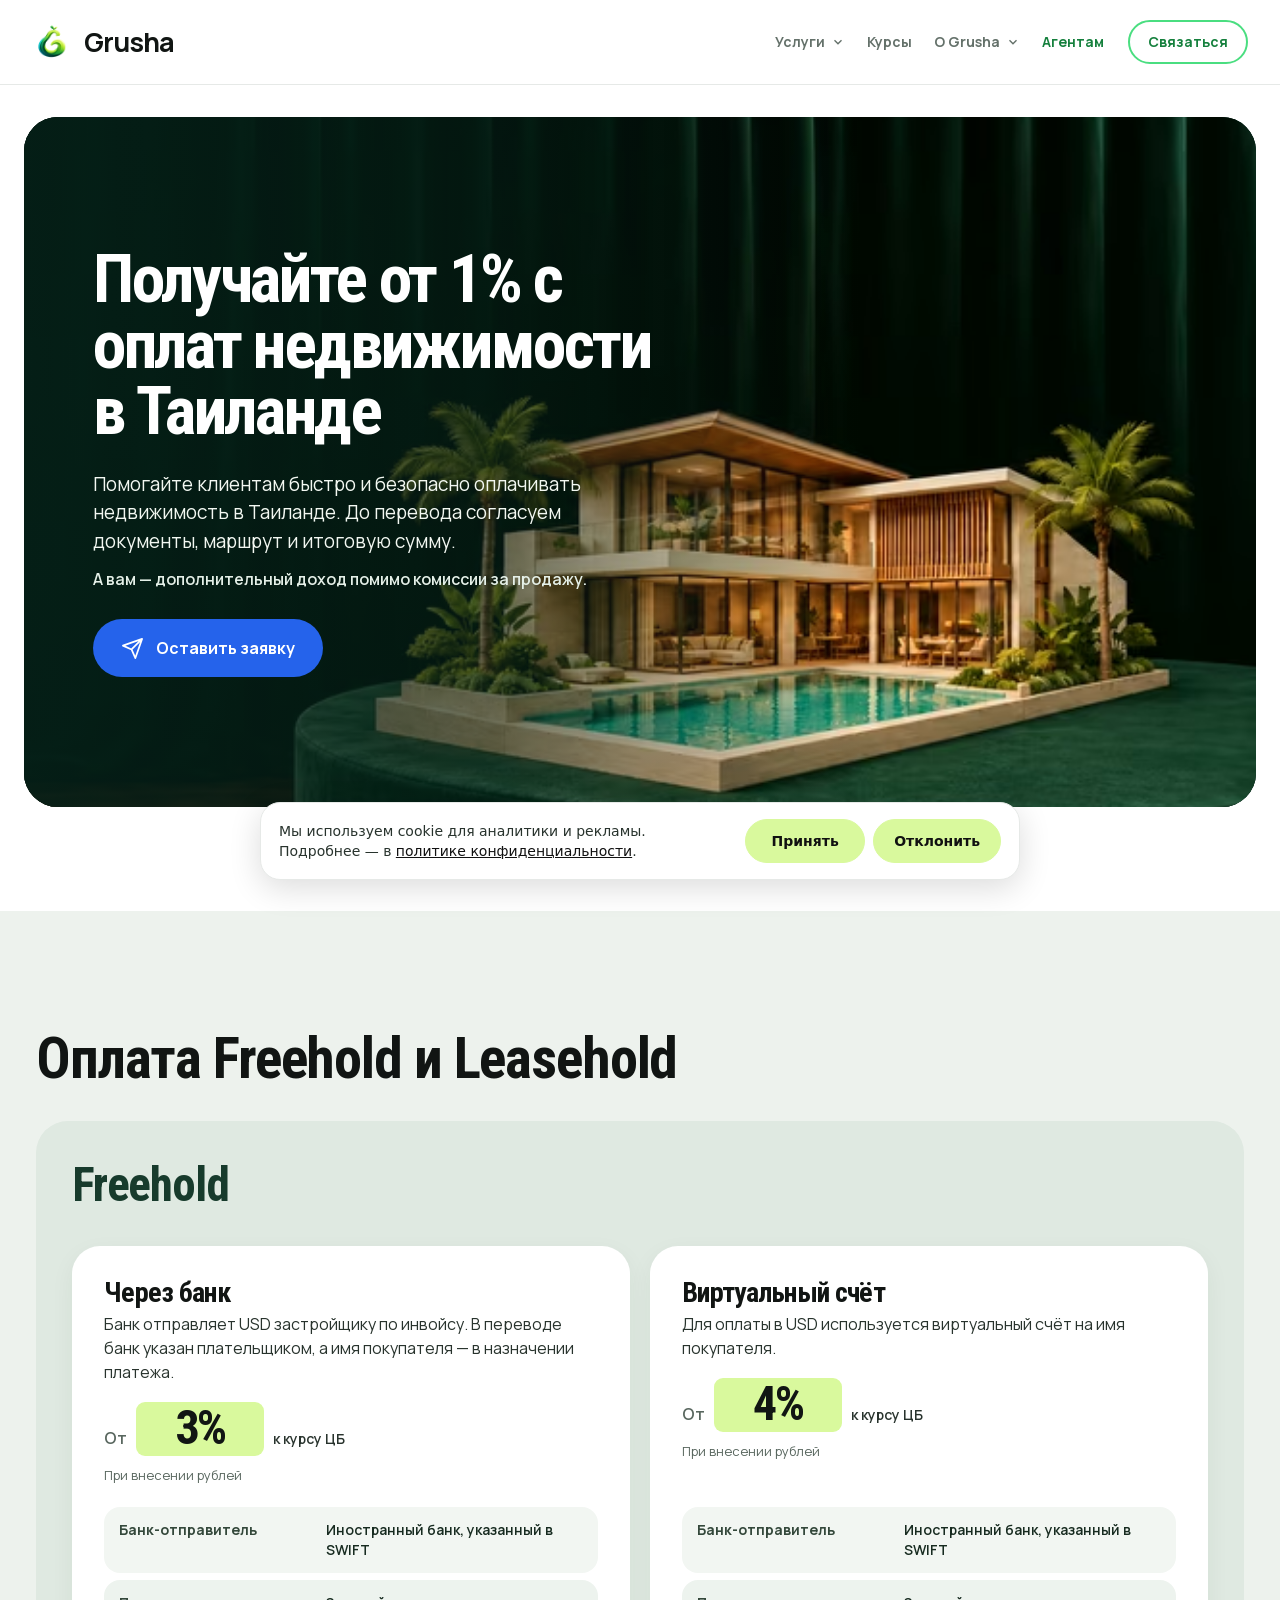
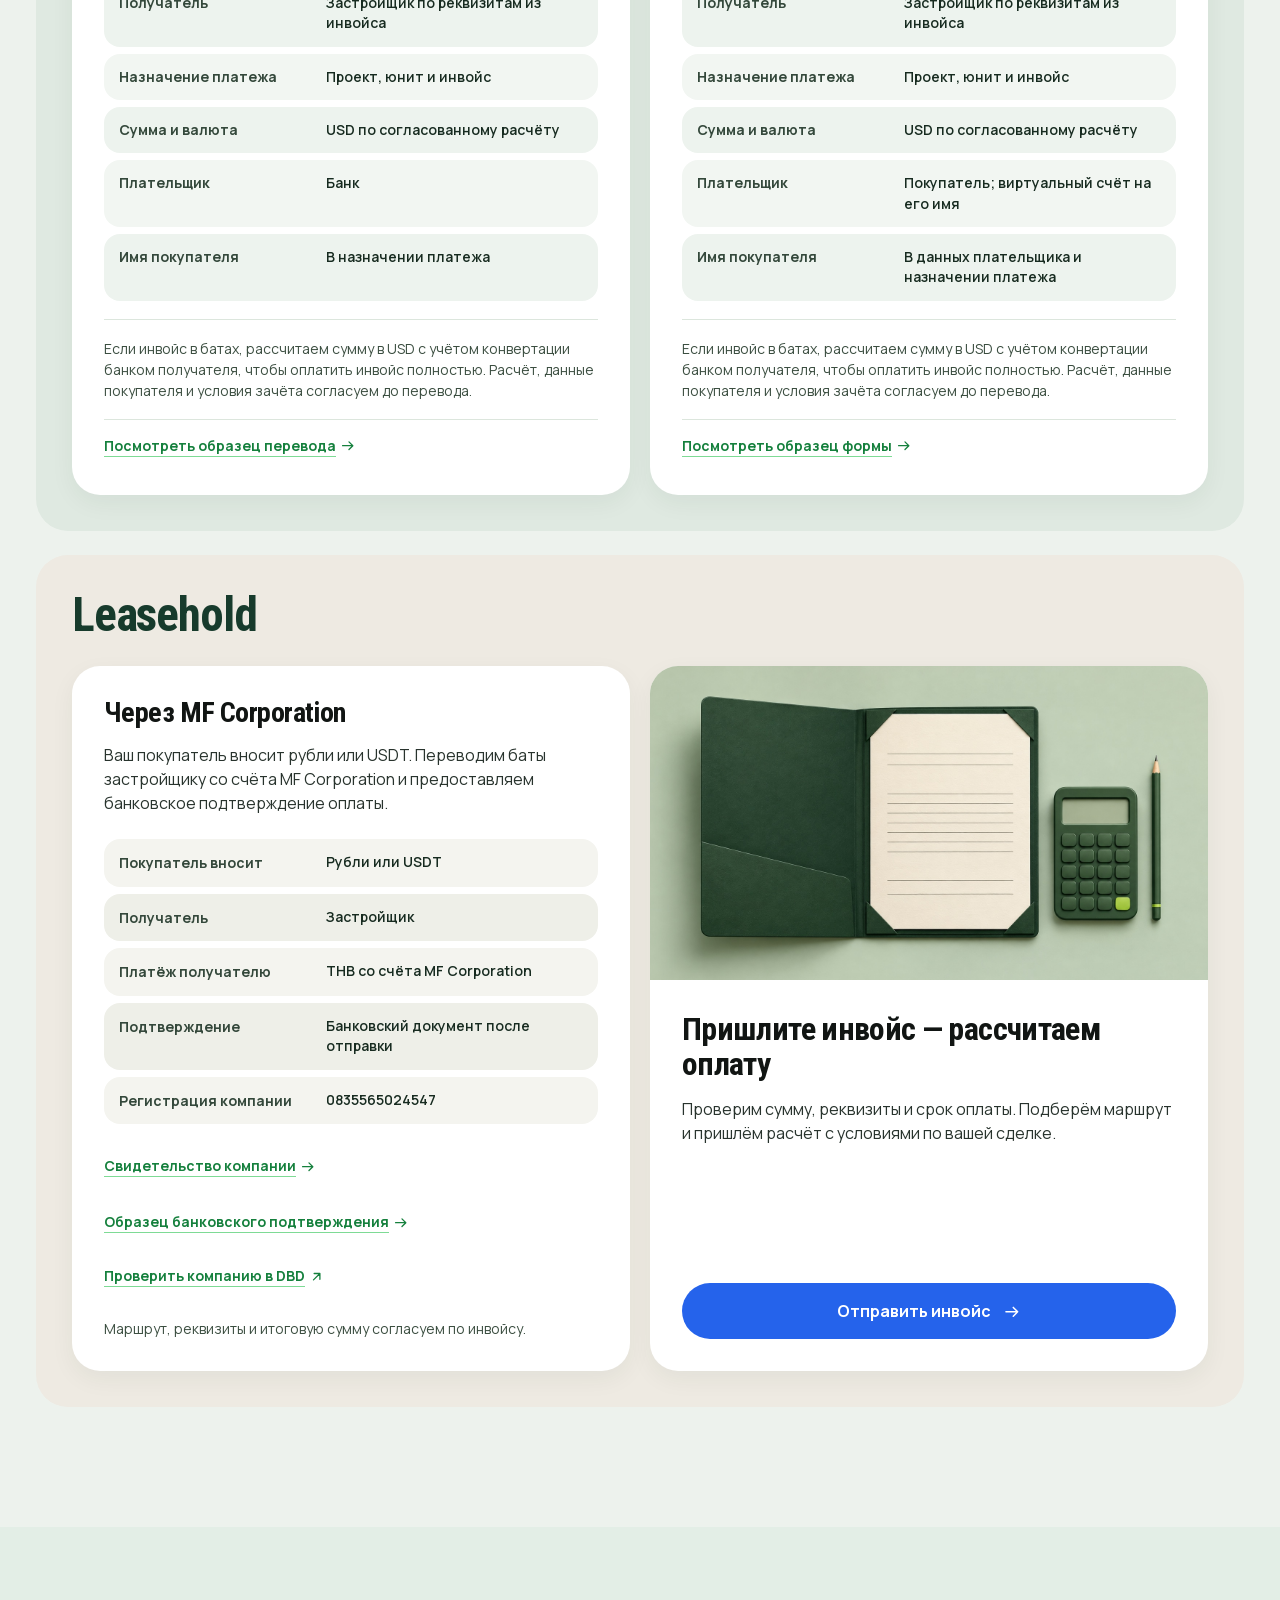
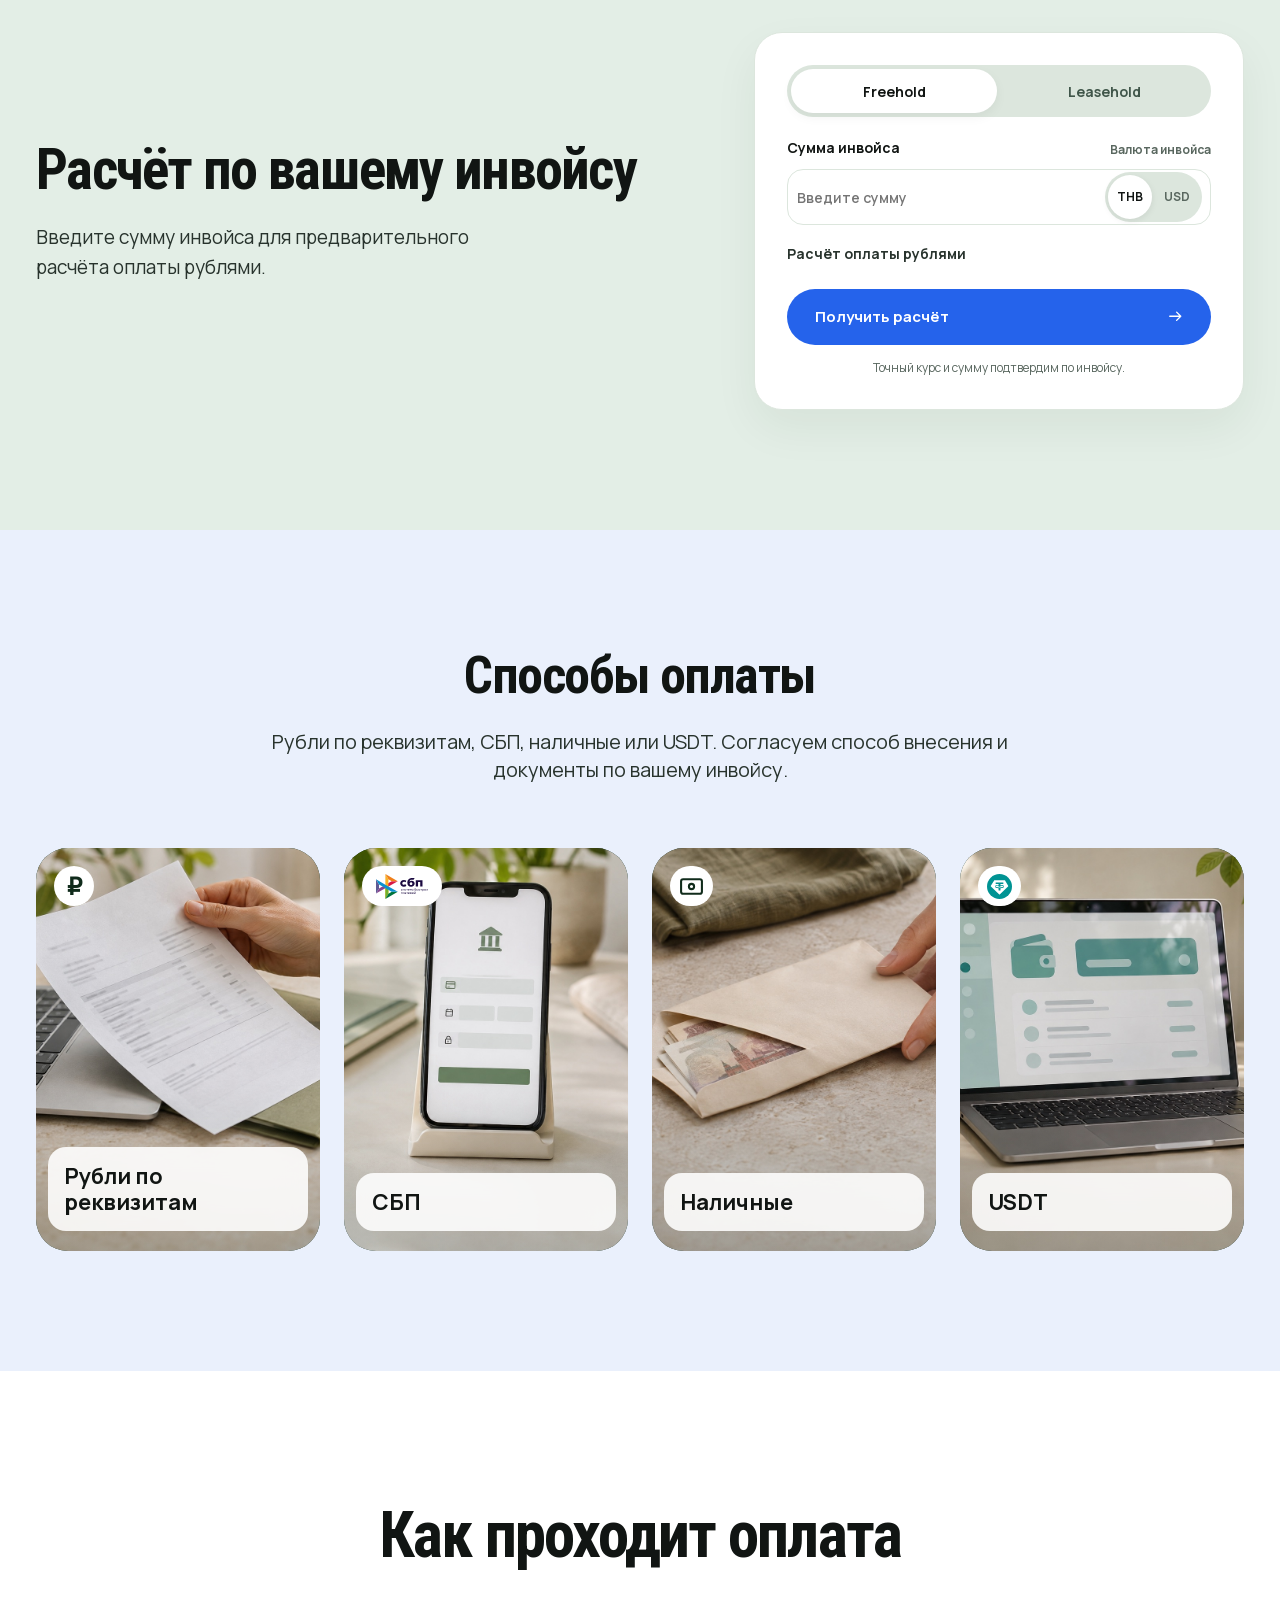
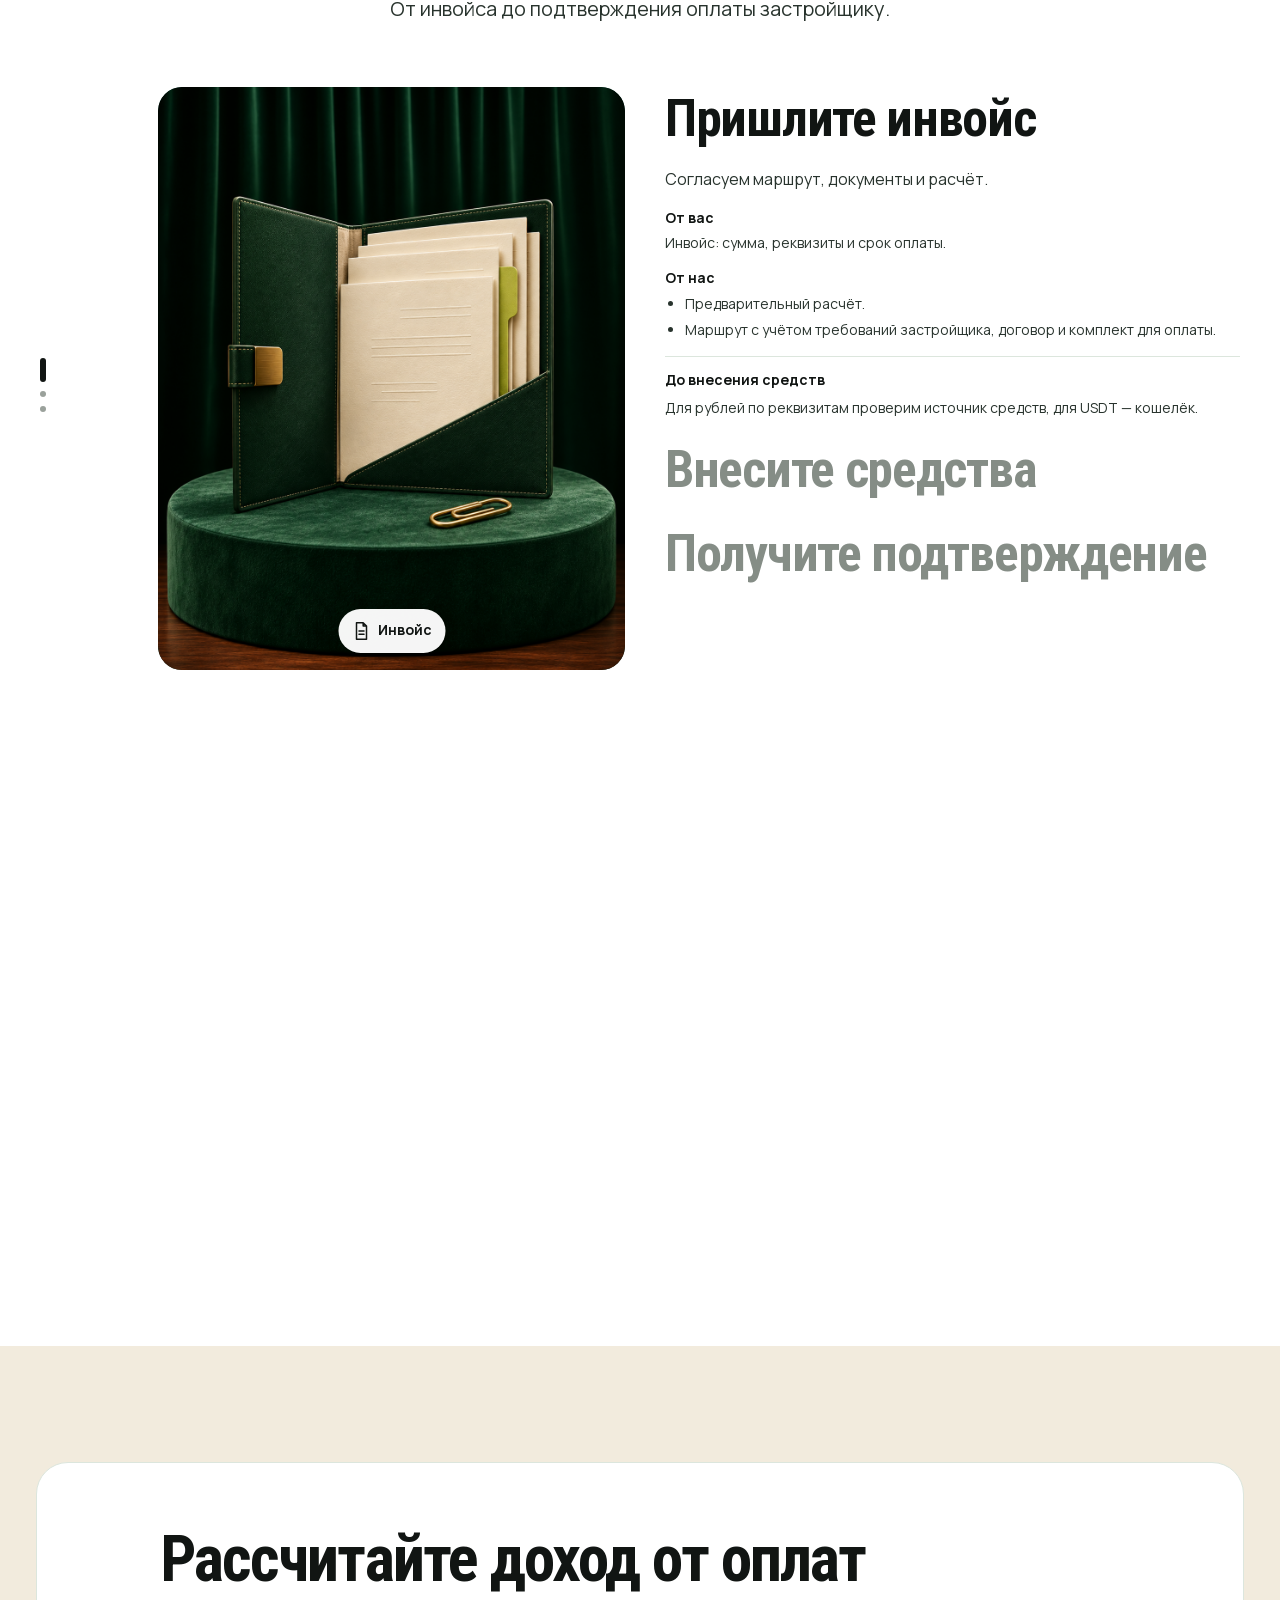
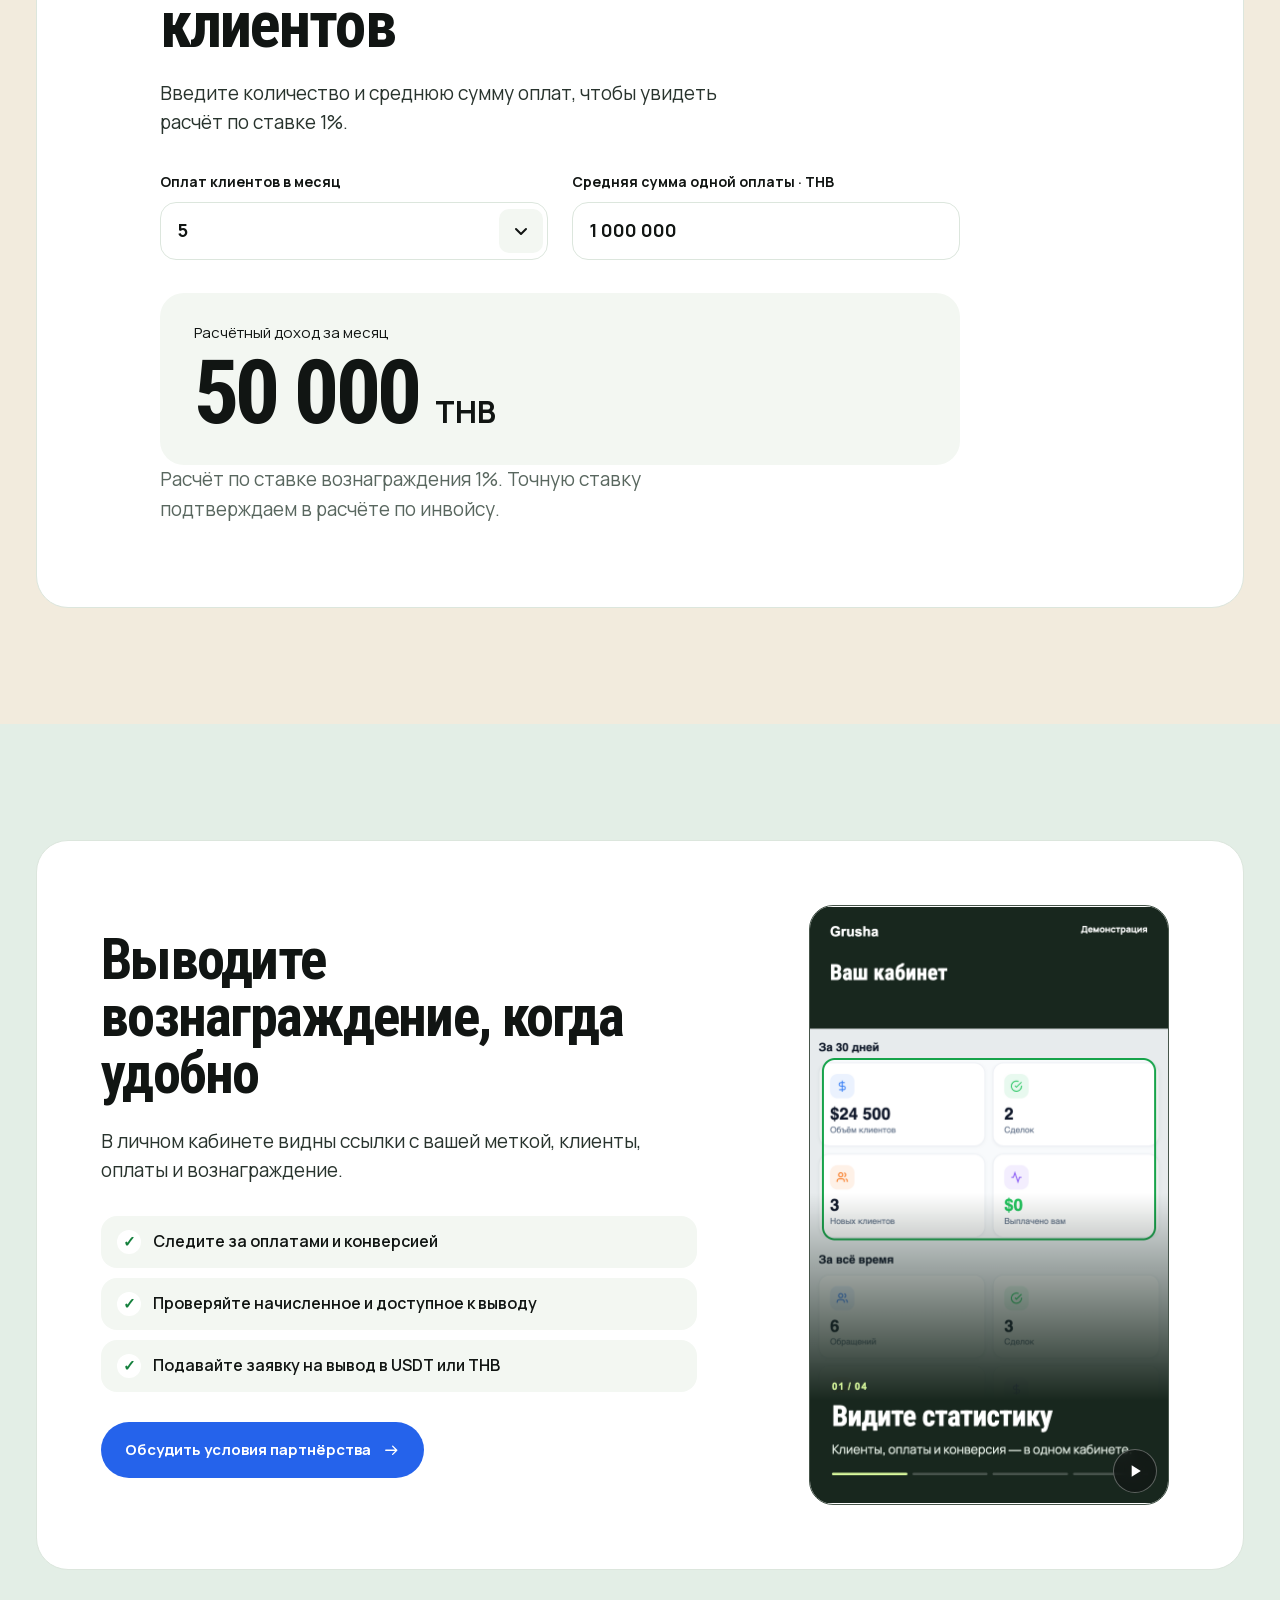
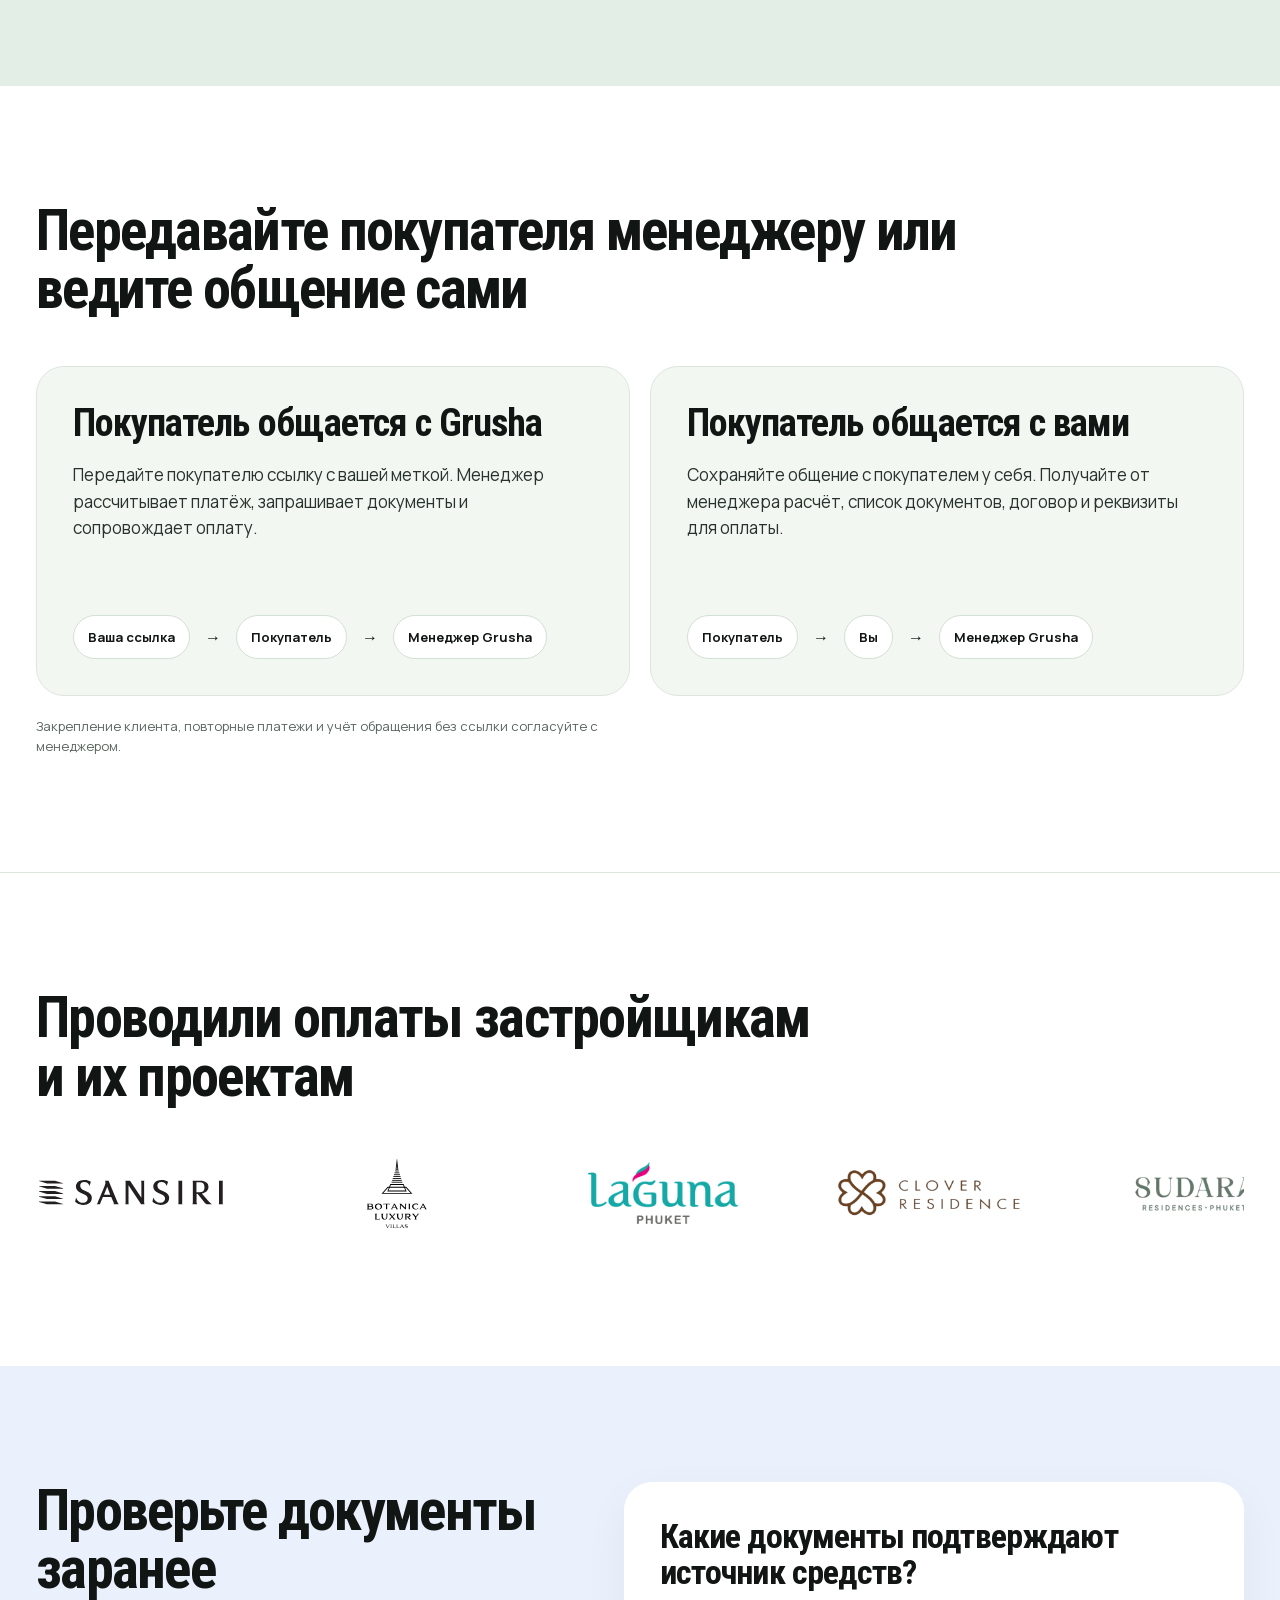
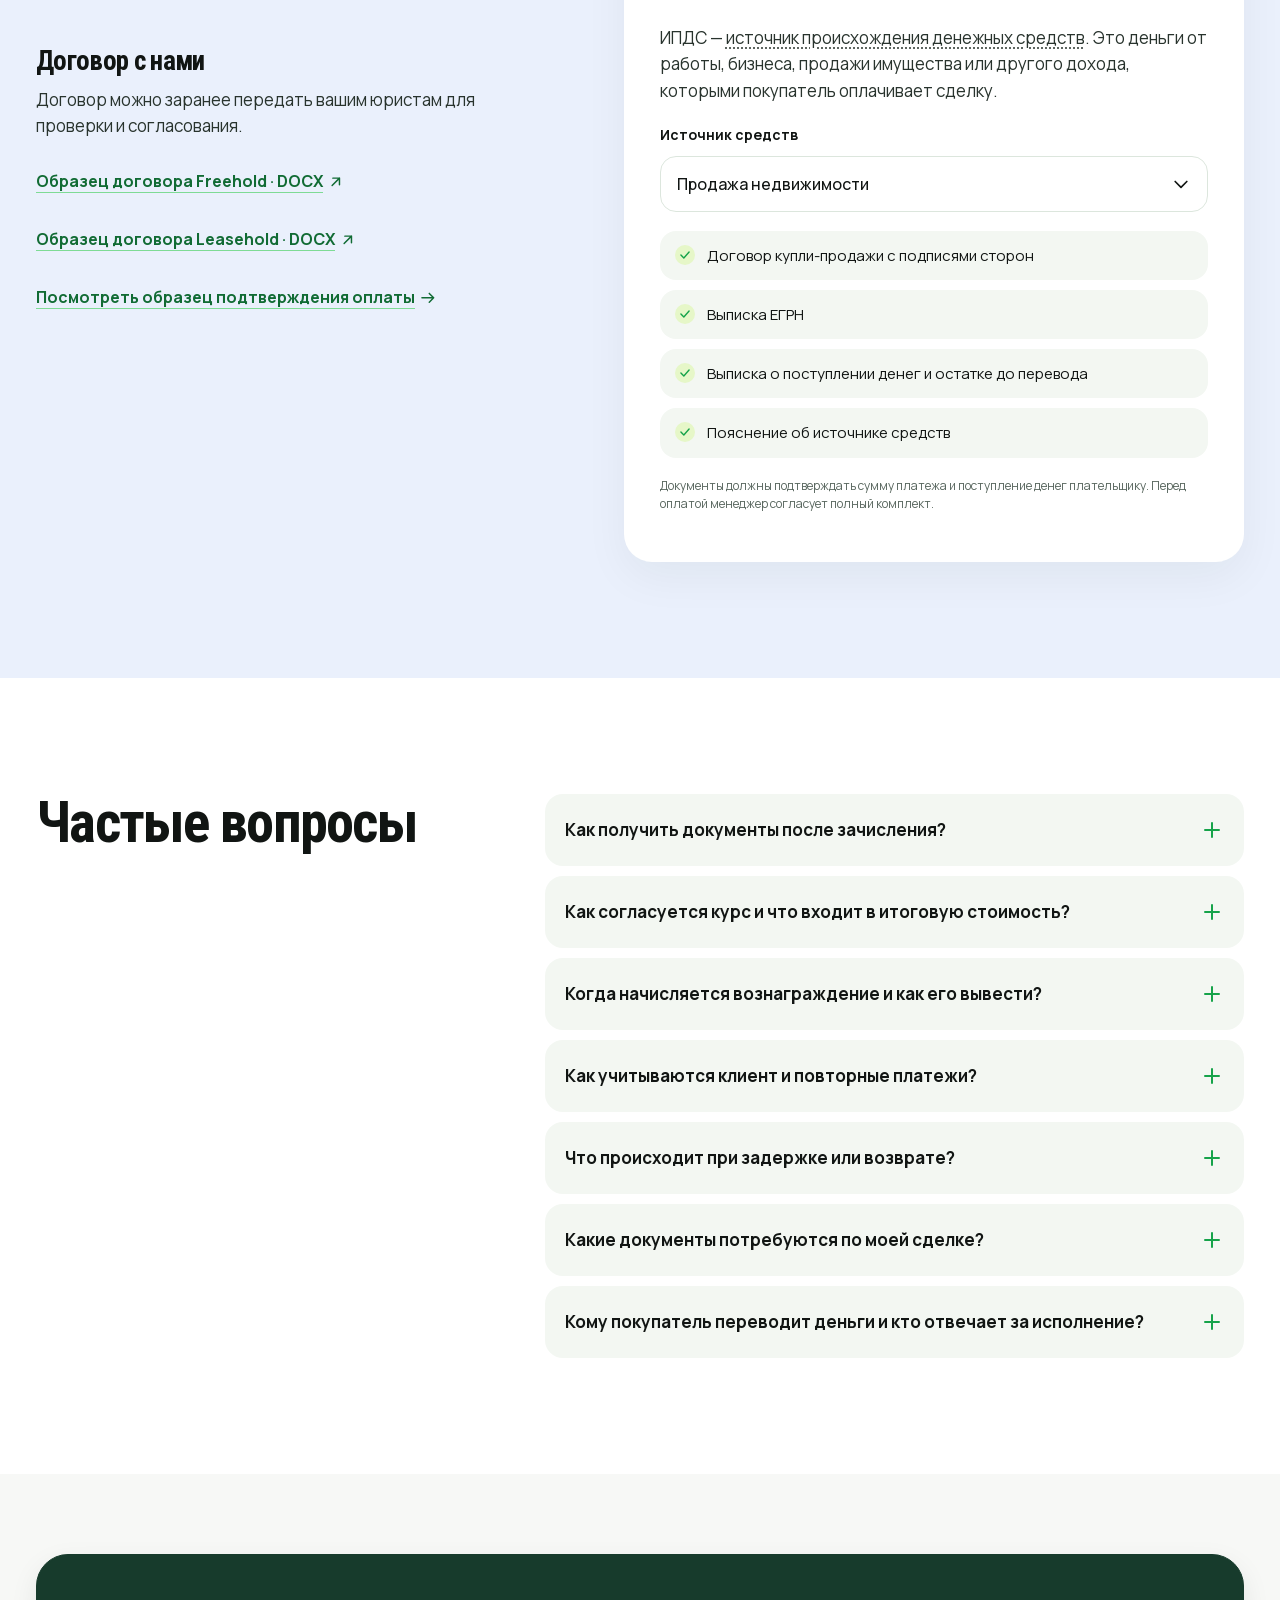
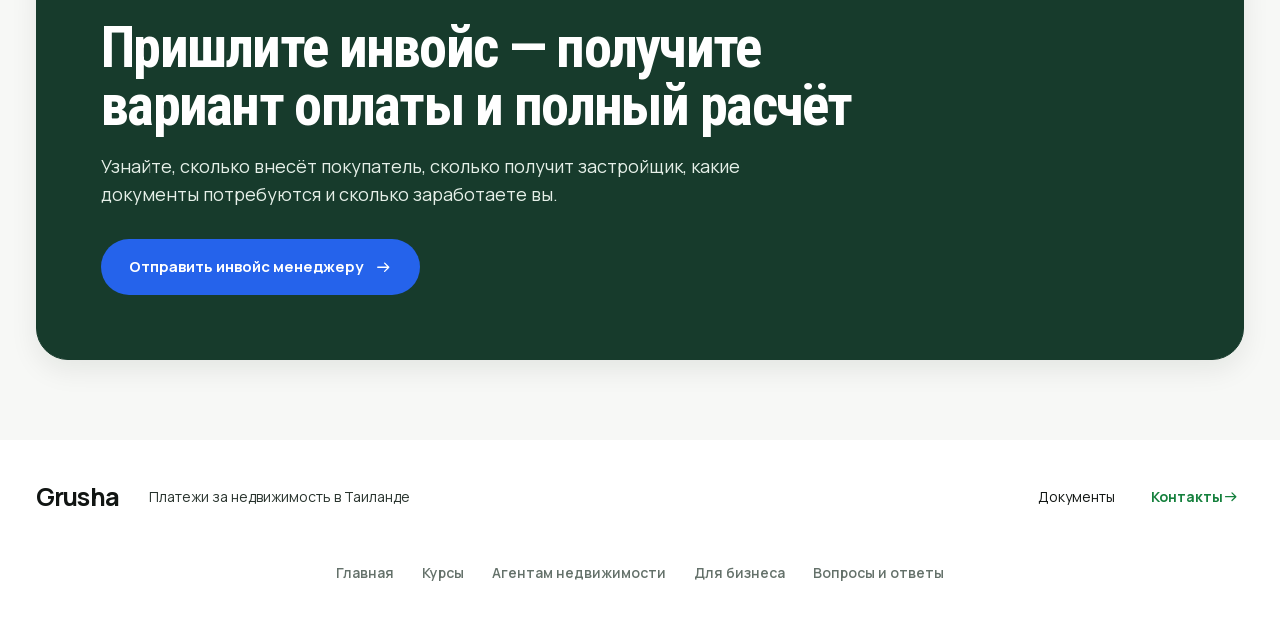
<file: agents/index.html>
<!DOCTYPE html>

<html lang="ru">
<head>
<meta charset="utf-8"/>
<meta content="width=device-width,initial-scale=1" name="viewport"/>
<meta content="#F8FAF9" name="theme-color"/>
<script>
  window.__agentsAnalyticsDebug = new URLSearchParams(location.search).get('analytics_debug') === '1';
  window.dataLayer = window.dataLayer || [];
  function gtag(){dataLayer.push(arguments);}
  gtag('consent','default',{ad_storage:'denied',ad_user_data:'denied',ad_personalization:'denied',analytics_storage:'denied',functionality_storage:'granted',security_storage:'granted',wait_for_update:500});
  try { var grushaConsent=localStorage.getItem('grusha_consent'); if(grushaConsent==='granted'||grushaConsent==='denied')gtag('consent','update',{ad_storage:grushaConsent,ad_user_data:grushaConsent,ad_personalization:grushaConsent,analytics_storage:grushaConsent}); } catch(e) {}
  if(!window.__agentsAnalyticsDebug){
    (function(w,d,s,l,i){w[l]=w[l]||[];w[l].push({'gtm.start':new Date().getTime(),event:'gtm.js'});var f=d.getElementsByTagName(s)[0],j=d.createElement(s),dl=l!='dataLayer'?'&l='+l:'';j.async=true;j.src='https://www.googletagmanager.com/gtm.js?id='+i+dl;f.parentNode.insertBefore(j,f);})(window,document,'script','dataLayer','GTM-K3CM67MP');
  }
</script>
<meta content="Оплата недвижимости в Таиланде для клиентов агентств: Freehold и Leasehold, документы, расчёт по инвойсу и вознаграждение от 1%." name="description"/>
<title>Агентам недвижимости в Таиланде — Grusha</title>
<link href="assets/grushalogo-home.webp" rel="icon" type="image/webp"/>
<link href="styles.css?v=agents-menu-59" rel="stylesheet"/>
<script defer="" src="app.js?v=agents-cookie-dialog-20261118"></script><script defer src="/assets/js/cookie-consent.js?v=agents-cookie-dialog-20261118"></script><script defer src="/assets/js/agents-analytics.js?v=agents-analytics-1"></script>
<link href="/assets/shared/navigation.css?v=nav-mobile-right-58" rel="stylesheet"/><script defer="" src="/assets/shared/navigation.js?v=nav-utm-tap-61"></script><link rel="canonical" href="https://grusha.space/agents/"/>
<meta property="og:type" content="website"/>
<meta property="og:url" content="https://grusha.space/agents/"/>
<meta property="og:title" content="Оплата недвижимости для клиентов агентств — Grusha"/>
<meta property="og:description" content="Freehold и Leasehold: маршруты оплаты, документы, расчёт по инвойсу и вознаграждение агенту от 1%."/>
<meta property="og:image" content="https://grusha.space/agents/assets/grusha-thailand-hero-v4.png"/>
</head>
<body data-grusha-page="agents">
<noscript><iframe src="https://www.googletagmanager.com/ns.html?id=GTM-K3CM67MP" height="0" width="0" style="display:none;visibility:hidden" title="Google Tag Manager"></iframe></noscript>
<header class="grusha-header"><div class="shared-header-inner">
<a aria-label="Grusha — главная" class="shared-brand" href="/"><img alt="" height="42" src="/assets/images/grushalogo.webp" width="42"/><span>Grusha</span></a>
<nav aria-label="Главное меню" class="shared-desktop">
<details class="shared-dropdown"><summary>Услуги <svg aria-hidden="true" viewbox="0 0 16 16"><path d="m4 6 4 4 4-4"></path></svg></summary><div class="shared-menu-panel shared-services"><div class="shared-menu-grid"><a class="shared-menu-item" href="/#task-1"><span aria-hidden="true" class="shared-item-icon">⌂</span><span><b>Оплата недвижимости</b><small>Инвойсы застройщиков · Freehold и Leasehold</small></span><span aria-hidden="true" class="shared-arrow">↗</span></a><a class="shared-menu-item" href="/#task-2"><span aria-hidden="true" class="shared-item-icon">↗</span><span><b>Аренда и услуги</b><small>Перевод владельцу жилья или поставщику услуг</small></span><span aria-hidden="true" class="shared-arrow">↗</span></a><a class="shared-menu-item" href="/#task-3"><span aria-hidden="true" class="shared-item-icon">฿</span><span><b>Наличные баты</b><small>Получение через банкомат или курьера</small></span><span aria-hidden="true" class="shared-arrow">↗</span></a><a class="shared-menu-item" href="/usdt-to-thb.html"><span aria-hidden="true" class="shared-item-icon">$</span><span><b>Обмен USDT</b><small>Перевод USDT и получение батов в Таиланде</small></span><span aria-hidden="true" class="shared-arrow">↗</span></a></div><a class="shared-menu-bottom" href="/#grusha"><span>Для бизнеса</span><small>Приём оплат под вашим брендом</small><span aria-hidden="true">↗</span></a></div></details>
<a class="shared-nav-link" href="/#calculator">Курсы</a>
<details class="shared-dropdown"><summary>О Grusha <svg aria-hidden="true" viewbox="0 0 16 16"><path d="m4 6 4 4 4-4"></path></svg></summary><div class="shared-menu-panel shared-about"><a class="shared-menu-item" href="/#security"><span aria-hidden="true" class="shared-item-icon">✓</span><span><b>Безопасность</b><small>Договор, документы и сопровождение</small></span><span aria-hidden="true" class="shared-arrow">↗</span></a><a class="shared-menu-item" href="/#how-it-works"><span aria-hidden="true" class="shared-item-icon">↔</span><span><b>Как это работает</b><small>Способы внесения и получения средств</small></span><span aria-hidden="true" class="shared-arrow">↗</span></a><a class="shared-menu-item" href="/#cases"><span aria-hidden="true" class="shared-item-icon">↗</span><span><b>Кейсы</b><small>Примеры проведённых оплат</small></span><span aria-hidden="true" class="shared-arrow">↗</span></a><a class="shared-menu-item" href="/#faq"><span aria-hidden="true" class="shared-item-icon">?</span><span><b>Вопросы и ответы</b><small>Курсы, документы и сроки</small></span><span aria-hidden="true" class="shared-arrow">↗</span></a></div></details>
<a aria-current="page" class="shared-nav-link" href="/agents/">Агентам</a>
</nav>

<button class="shared-contact shared-contact-button" data-shared-contact type="button">Связаться</button>
<button aria-controls="sharedMobileMenu" aria-expanded="false" aria-label="Открыть меню" class="shared-menu-toggle" id="sharedMenuToggle" type="button"><span></span><span></span></button>
</div><nav aria-label="Мобильное меню" class="shared-mobile" hidden="" id="sharedMobileMenu"><a class="shared-mobile-main" href="/#calculator">Курсы и калькулятор <span>↗</span></a><a aria-current="page" class="shared-mobile-main" href="/agents/">Агентам недвижимости <span>↗</span></a><div class="shared-mobile-label">Услуги</div><a class="shared-menu-item" href="/#task-1"><span aria-hidden="true" class="shared-item-icon">⌂</span><span><b>Оплата недвижимости</b><small>Инвойсы застройщиков · Freehold и Leasehold</small></span><span aria-hidden="true" class="shared-arrow">↗</span></a><a class="shared-menu-item" href="/#task-2"><span aria-hidden="true" class="shared-item-icon">↗</span><span><b>Аренда и услуги</b><small>Перевод владельцу жилья или поставщику услуг</small></span><span aria-hidden="true" class="shared-arrow">↗</span></a><a class="shared-menu-item" href="/#task-3"><span aria-hidden="true" class="shared-item-icon">฿</span><span><b>Наличные баты</b><small>Получение через банкомат или курьера</small></span><span aria-hidden="true" class="shared-arrow">↗</span></a><a class="shared-menu-item" href="/usdt-to-thb.html"><span aria-hidden="true" class="shared-item-icon">$</span><span><b>Обмен USDT</b><small>Перевод USDT и получение батов в Таиланде</small></span><span aria-hidden="true" class="shared-arrow">↗</span></a><a class="shared-mobile-main" href="/#grusha">Для бизнеса <span>↗</span></a><div class="shared-mobile-label">О Grusha</div><a class="shared-menu-item" href="/#security"><span aria-hidden="true" class="shared-item-icon">✓</span><span><b>Безопасность</b><small>Договор, документы и сопровождение</small></span><span aria-hidden="true" class="shared-arrow">↗</span></a><a class="shared-menu-item" href="/#how-it-works"><span aria-hidden="true" class="shared-item-icon">↔</span><span><b>Как это работает</b><small>Способы внесения и получения средств</small></span><span aria-hidden="true" class="shared-arrow">↗</span></a><a class="shared-menu-item" href="/#cases"><span aria-hidden="true" class="shared-item-icon">↗</span><span><b>Кейсы</b><small>Примеры проведённых оплат</small></span><span aria-hidden="true" class="shared-arrow">↗</span></a><a class="shared-menu-item" href="/#faq"><span aria-hidden="true" class="shared-item-icon">?</span><span><b>Вопросы и ответы</b><small>Курсы, документы и сроки</small></span><span aria-hidden="true" class="shared-arrow">↗</span></a><div class="shared-mobile-contacts"><button data-shared-contact type="button">Связаться <span aria-hidden="true">↗</span></button></div></nav></header>
<main id="top">
<section aria-labelledby="heroTitle" class="hero hero-campaign wrap">
<div class="hero-copy"><h1 id="heroTitle">Получайте от 1% с оплат недвижимости в Таиланде</h1><p class="hero-lead">Помогайте клиентам быстро и безопасно оплачивать недвижимость в Таиланде. До перевода согласуем документы, маршрут и итоговую сумму.</p><p class="hero-income">А вам — дополнительный доход помимо комиссии за продажу.</p><div class="hero-actions"><button class="button button-telegram" data-contact=""><svg aria-hidden="true" class="send-icon" fill="none" height="23" viewbox="0 0 24 24" width="23"><path d="m22 2-7 20-4-9-9-4 20-7ZM22 2 11 13" stroke="currentColor" stroke-linecap="round" stroke-linejoin="round" stroke-width="1.8"></path></svg>Оставить заявку</button></div></div>
<figure aria-hidden="true" class="hero-media"><picture><source media="(max-width: 680px)" type="image/avif" srcset="assets/grusha-thailand-hero-v4-phone-640.avif 640w, assets/grusha-thailand-hero-v4-phone-960.avif 960w, assets/grusha-thailand-hero-v4-phone-1147.avif 1147w" sizes="100vw"/><source media="(max-width: 680px)" type="image/webp" srcset="assets/grusha-thailand-hero-v4-phone-640.webp 640w, assets/grusha-thailand-hero-v4-phone-960.webp 960w, assets/grusha-thailand-hero-v4-phone-1147.webp 1147w" sizes="100vw"/><source type="image/avif" srcset="assets/grusha-thailand-hero-v4-desktop-1280.avif 1280w, assets/grusha-thailand-hero-v4-desktop-1946.avif 1946w" sizes="(max-width: 1100px) 120vw, (max-width: 1488px) 100vw, 1440px"/><source type="image/webp" srcset="assets/grusha-thailand-hero-v4-desktop-1280.webp 1280w, assets/grusha-thailand-hero-v4-desktop-1946.webp 1946w" sizes="(max-width: 1100px) 120vw, (max-width: 1488px) 100vw, 1440px"/><img alt="" fetchpriority="high" width="1946" height="808" src="assets/grusha-thailand-hero-v4.png"/></picture></figure>
</section>
<section class="section routes-section" id="routes"><div class="wrap task-shell"><div class="section-head"><h2>Оплата Freehold и Leasehold</h2></div>
<div class="route-layout freehold-layout" id="routeFreehold">
<div class="route-intro"><h3 class="route-kind">Freehold</h3></div>
<div aria-label="Сравнение вариантов платежа Freehold" class="route-comparison" id="freeholdComparison">
<div class="pricing-options">
<article class="pricing-option"><div class="pricing-option-head"><h4>Через банк</h4><p class="pricing-option-explanation">Банк отправляет USD застройщику по инвойсу. В переводе банк указан плательщиком, а имя покупателя — в назначении платежа.</p><strong><span class="rate-prefix">От</span> <mark class="rate-mark">3%</mark> <small>к курсу ЦБ</small></strong><span class="pricing-rate-context">При внесении рублей</span></div><dl><div><dt>Банк-отправитель</dt><dd>Иностранный банк, указанный в SWIFT</dd></div><div><dt>Получатель</dt><dd>Застройщик по реквизитам из инвойса</dd></div><div><dt>Назначение платежа</dt><dd>Проект, юнит и инвойс</dd></div><div><dt>Сумма и валюта</dt><dd>USD по согласованному расчёту</dd></div><div><dt>Плательщик</dt><dd>Банк</dd></div><div><dt>Имя покупателя</dt><dd>В назначении платежа</dd></div></dl><p class="pricing-currency-note">Если инвойс в батах, рассчитаем сумму в USD с учётом конвертации банком получателя, чтобы оплатить инвойс полностью. Расчёт, данные покупателя и условия зачёта согласуем до перевода.</p><button class="document-link pricing-document" data-doc="bank" type="button">Посмотреть образец перевода <svg aria-hidden="true" class="ui-icon ui-icon-right" fill="none" focusable="false" viewbox="0 0 24 24"><path d="M4 12h16m-6-6 6 6-6 6" stroke="currentColor" stroke-linecap="round" stroke-linejoin="round" stroke-width="2"></path></svg></button></article>
<article class="pricing-option"><div class="pricing-option-head"><h4>Виртуальный счёт</h4><p class="pricing-option-explanation">Для оплаты в USD используется виртуальный счёт на имя покупателя.</p><strong><span class="rate-prefix">От</span> <mark class="rate-mark">4%</mark> <small>к курсу ЦБ</small></strong><span class="pricing-rate-context">При внесении рублей</span></div><dl><div><dt>Банк-отправитель</dt><dd>Иностранный банк, указанный в SWIFT</dd></div><div><dt>Получатель</dt><dd>Застройщик по реквизитам из инвойса</dd></div><div><dt>Назначение платежа</dt><dd>Проект, юнит и инвойс</dd></div><div><dt>Сумма и валюта</dt><dd>USD по согласованному расчёту</dd></div><div><dt>Плательщик</dt><dd>Покупатель; виртуальный счёт на его имя</dd></div><div><dt>Имя покупателя</dt><dd>В данных плательщика и назначении платежа</dd></div></dl><p class="pricing-currency-note">Если инвойс в батах, рассчитаем сумму в USD с учётом конвертации банком получателя, чтобы оплатить инвойс полностью. Расчёт, данные покупателя и условия зачёта согласуем до перевода.</p><button class="document-link pricing-document" data-doc="virtual" type="button">Посмотреть образец формы <svg aria-hidden="true" class="ui-icon ui-icon-right" fill="none" focusable="false" viewbox="0 0 24 24"><path d="M4 12h16m-6-6 6 6-6 6" stroke="currentColor" stroke-linecap="round" stroke-linejoin="round" stroke-width="2"></path></svg></button></article>
</div>
</div>
</div>
<div class="route-layout leasehold-layout" id="routeLeasehold">
<div class="route-intro"><h3 class="route-kind">Leasehold</h3></div>
<div class="leasehold-cards">
<article class="route-card leasehold-card leasehold-payment-card">
<h4>Через MF Corporation</h4>
<p class="leasehold-explanation">Ваш покупатель вносит рубли или USDT. Переводим баты застройщику со счёта MF Corporation и предоставляем банковское подтверждение оплаты.</p>
<dl class="fact-list"><div><dt>Покупатель вносит</dt><dd>Рубли или USDT</dd></div><div><dt>Получатель</dt><dd>Застройщик</dd></div><div><dt>Платёж получателю</dt><dd>THB со счёта MF Corporation</dd></div><div><dt>Подтверждение</dt><dd>Банковский документ после отправки</dd></div><div><dt>Регистрация компании</dt><dd>0835565024547</dd></div></dl><div class="document-actions"><button class="document-link" data-doc="registration">Свидетельство компании <svg aria-hidden="true" class="ui-icon ui-icon-right" fill="none" focusable="false" viewbox="0 0 24 24"><path d="M4 12h16m-6-6 6 6-6 6" stroke="currentColor" stroke-linecap="round" stroke-linejoin="round" stroke-width="2"></path></svg></button><button class="document-link" data-doc="advice">Образец банковского подтверждения <svg aria-hidden="true" class="ui-icon ui-icon-right" fill="none" focusable="false" viewbox="0 0 24 24"><path d="M4 12h16m-6-6 6 6-6 6" stroke="currentColor" stroke-linecap="round" stroke-linejoin="round" stroke-width="2"></path></svg></button></div><a class="subtle-link" href="https://datawarehouse.dbd.go.th/" rel="noopener noreferrer" target="_blank">Проверить компанию в DBD <svg aria-hidden="true" class="ui-icon ui-icon-external" fill="none" focusable="false" viewbox="0 0 24 24"><path d="M7 17 17 7M8 7h9v9" stroke="currentColor" stroke-linecap="round" stroke-linejoin="round" stroke-width="2"></path></svg></a>
<p class="leasehold-route-note">Маршрут, реквизиты и итоговую сумму согласуем по инвойсу.</p>
</article>
<article class="route-card leasehold-card invoice-cta-card">
<img alt="" class="invoice-cta-image" height="1024" loading="lazy" src="assets/grusha-leasehold-invoice-cta-v1.jpg" width="1536"/>
<div class="invoice-cta-content">
<h4>Пришлите инвойс — рассчитаем оплату</h4>
<p>Проверим сумму, реквизиты и срок оплаты. Подберём маршрут и пришлём расчёт с условиями по вашей сделке.</p>
<button class="button button-dark" data-contact="" id="leaseholdInvoiceCta" type="button">Отправить инвойс <svg aria-hidden="true" class="ui-icon ui-icon-right" fill="none" focusable="false" viewbox="0 0 24 24"><path d="M4 12h16m-6-6 6 6-6 6" stroke="currentColor" stroke-linecap="round" stroke-linejoin="round" stroke-width="2"></path></svg></button>
</div>
</article>
</div>
</div>
</div></section>
<section class="section calculator-section" id="calculator"><div class="wrap calculator-layout"><div class="calculator-intro"><h2>Расчёт по вашему инвойсу</h2><p>Введите сумму инвойса для предварительного расчёта оплаты рублями.</p></div><form class="quote-panel" id="quoteForm" novalidate=""><div aria-label="Вид сделки" class="segmented" role="group"><button aria-pressed="true" class="is-active" data-quote-type="freehold" type="button">Freehold</button><button aria-pressed="false" data-quote-type="leasehold" type="button">Leasehold</button></div><div class="invoice-labels"><label class="field-label" for="quoteAmount">Сумма инвойса</label><span class="field-label" id="quoteCurrencyLabel">Валюта инвойса</span></div><div class="amount-input"><input aria-describedby="quoteError" autocomplete="off" id="quoteAmount" inputmode="decimal" placeholder="Введите сумму" type="text"/><span aria-labelledby="quoteCurrencyLabel" class="invoice-currency" id="invoiceCurrencyChoices" role="group"><button aria-pressed="true" class="is-active" data-invoice-currency="thb" type="button">THB</button><button aria-pressed="false" data-invoice-currency="usd" type="button">USD</button></span><span class="invoice-currency-static" hidden="" id="leaseholdCurrency">THB</span></div><p class="field-error" hidden="" id="quoteError" role="alert"></p><p class="quote-ruble-label">Расчёт оплаты рублями</p><button class="button button-lime quote-submit" type="submit">Получить расчёт <svg aria-hidden="true" class="ui-icon ui-icon-right" fill="none" focusable="false" viewbox="0 0 24 24"><path d="M4 12h16m-6-6 6 6-6 6" stroke="currentColor" stroke-linecap="round" stroke-linejoin="round" stroke-width="2"></path></svg></button><div aria-live="polite" class="quote-result" hidden="" id="quoteResult"></div><button class="quote-next" hidden="" id="quoteNext" type="button">Оставить заявку <svg aria-hidden="true" class="ui-icon ui-icon-right" fill="none" focusable="false" viewbox="0 0 24 24"><path d="M4 12h16m-6-6 6 6-6 6" stroke="currentColor" stroke-linecap="round" stroke-linejoin="round" stroke-width="2"></path></svg></button><p class="quote-note">Точный курс и сумму подтвердим по инвойсу.</p></form></div></section>
<section class="section methods-section" data-active-method="-1" id="methods"><div class="wrap method-intro"><h2>Способы оплаты</h2><p>Рубли по реквизитам, СБП, наличные или USDT. Согласуем способ внесения и документы по вашему инвойсу.</p></div><div class="wrap method-cards" id="methodCards"><div class="method-card-shell"><article class="method-card" data-method-item="0"><img alt="" class="method-card-photo" loading="lazy" src="assets/grusha-method-rub-daylight-wide-v4.jpg"/><span aria-hidden="true" class="method-card-mark"><span class="method-card-symbol">₽</span></span><button aria-controls="methodTerms0" aria-describedby="methodDescription0" aria-expanded="false" aria-labelledby="methodTitle0" aria-pressed="false" class="method-card-trigger" data-method="0" id="methodChoice0" type="button"></button><div class="method-card-copy"><h3 id="methodTitle0">Рубли по реквизитам</h3><div class="method-card-description"><p id="methodDescription0">Подходят для крупных платежей. До перевода подготовим договор и согласуем документы, подтверждающие источник средств.</p></div><div class="method-terms" data-method-terms="0" id="methodTerms0"><h4>Условия оплаты</h4><div class="method-bullets" data-method-bullets="0"></div><button class="text-link method-contact" data-contact="">Обсудить оплату с менеджером <svg aria-hidden="true" class="ui-icon ui-icon-right" fill="none" focusable="false" viewbox="0 0 24 24"><path d="M4 12h16m-6-6 6 6-6 6" stroke="currentColor" stroke-linecap="round" stroke-linejoin="round" stroke-width="2"></path></svg></button></div></div></article></div><div class="method-card-shell"><article class="method-card" data-method-item="1"><img alt="" class="method-card-photo" loading="lazy" src="assets/grusha-method-sbp-daylight-wide-v4.jpg"/><span aria-hidden="true" class="method-card-mark"><img alt="" src="assets/sbp-official-logo.svg"/></span><button aria-controls="methodTerms1" aria-describedby="methodDescription1" aria-expanded="false" aria-labelledby="methodTitle1" aria-pressed="false" class="method-card-trigger" data-method="1" id="methodChoice1" type="button"></button><div class="method-card-copy"><h3 id="methodTitle1">СБП</h3><div class="method-card-description"><p id="methodDescription1">Удобно для небольших платежей и аренды. Применимость к вашей сделке уточнит менеджер до оплаты.</p></div><div class="method-terms" data-method-terms="1" id="methodTerms1"><h4>Условия оплаты</h4><div class="method-bullets" data-method-bullets="1"></div><button class="text-link method-contact" data-contact="">Обсудить оплату с менеджером <svg aria-hidden="true" class="ui-icon ui-icon-right" fill="none" focusable="false" viewbox="0 0 24 24"><path d="M4 12h16m-6-6 6 6-6 6" stroke="currentColor" stroke-linecap="round" stroke-linejoin="round" stroke-width="2"></path></svg></button></div></div></article></div><div class="method-card-shell"><article class="method-card" data-method-item="2"><img alt="" class="method-card-photo" loading="lazy" src="assets/grusha-method-cash-daylight-wide-v4.jpg"/><span aria-hidden="true" class="method-card-mark"><svg fill="none" viewbox="0 0 24 24"><rect height="14" rx="2" stroke="currentColor" stroke-width="2" width="20" x="2" y="5"></rect><circle cx="12" cy="12" r="2.5" stroke="currentColor" stroke-width="2"></circle></svg></span><button aria-controls="methodTerms2" aria-describedby="methodDescription2" aria-expanded="false" aria-labelledby="methodTitle2" aria-pressed="false" class="method-card-trigger" data-method="2" id="methodChoice2" type="button"></button><div class="method-card-copy"><h3 id="methodTitle2">Наличные</h3><div class="method-card-description"><p id="methodDescription2">Возможность приёма в 55 городах России. Менеджер уточнит доступность и документы для вашей сделки.</p></div><div class="method-terms" data-method-terms="2" id="methodTerms2"><h4>Условия оплаты</h4><div class="method-bullets" data-method-bullets="2"></div><button class="text-link method-contact" data-contact="">Обсудить оплату с менеджером <svg aria-hidden="true" class="ui-icon ui-icon-right" fill="none" focusable="false" viewbox="0 0 24 24"><path d="M4 12h16m-6-6 6 6-6 6" stroke="currentColor" stroke-linecap="round" stroke-linejoin="round" stroke-width="2"></path></svg></button></div></div></article></div><div class="method-card-shell"><article class="method-card" data-method-item="3"><img alt="" class="method-card-photo" loading="lazy" src="assets/grusha-method-usdt-daylight-wide-v4.jpg"/><span aria-hidden="true" class="method-card-mark"><img alt="" src="assets/tether-official-circle.svg"/></span><button aria-controls="methodTerms3" aria-describedby="methodDescription3" aria-expanded="false" aria-labelledby="methodTitle3" aria-pressed="false" class="method-card-trigger" data-method="3" id="methodChoice3" type="button"></button><div class="method-card-copy"><h3 id="methodTitle3">USDT</h3><div class="method-card-description"><p id="methodDescription3">Получите предварительный расчёт. До перевода проверим кошелёк и направим инструкцию с сетью и адресом.</p></div><div class="method-terms" data-method-terms="3" id="methodTerms3"><h4>Условия оплаты</h4><div class="method-bullets" data-method-bullets="3"></div><button class="text-link method-contact" data-contact="">Обсудить оплату с менеджером <svg aria-hidden="true" class="ui-icon ui-icon-right" fill="none" focusable="false" viewbox="0 0 24 24"><path d="M4 12h16m-6-6 6 6-6 6" stroke="currentColor" stroke-linecap="round" stroke-linejoin="round" stroke-width="2"></path></svg></button></div></div></article></div></div><div aria-label="Переключение способов оплаты" class="wrap method-carousel-nav"><button aria-controls="methodCards" aria-label="Предыдущий способ оплаты" data-method-prev="" type="button"><svg aria-hidden="true" fill="none" viewbox="0 0 24 24"><path d="m14 6-6 6 6 6" stroke="currentColor" stroke-linecap="round" stroke-linejoin="round" stroke-width="2"></path></svg></button><span aria-atomic="true" aria-live="polite" data-method-position="">1 / 4</span><button aria-controls="methodCards" aria-label="Следующий способ оплаты" data-method-next="" type="button"><svg aria-hidden="true" fill="none" viewbox="0 0 24 24"><path d="m10 6 6 6-6 6" stroke="currentColor" stroke-linecap="round" stroke-linejoin="round" stroke-width="2"></path></svg></button></div></section>
<section class="section process-section" data-active-process="0" id="process"><div class="wrap deal-intro"><h2>Как проходит оплата</h2><p>От инвойса до подтверждения оплаты застройщику.</p></div><div class="deal-scroll-track" id="dealScrollTrack"><div class="wrap deal-stage" id="dealStage"><div class="deal-stage-content" id="dealStageContent"><div class="deal-layout"><div aria-hidden="true" class="deal-progress"><span class="deal-dot" data-deal-dot="0"></span><span class="deal-dot" data-deal-dot="1"></span><span class="deal-dot" data-deal-dot="2"></span></div><div class="deal-feature"><div aria-hidden="true" class="deal-media" data-phase="0" id="processFeatureMedia"><div class="deal-frame" data-deal-frame="0"><img alt="" loading="lazy" src="assets/grusha-process-invoice-emerald-v1.png"/><span class="process-scene-caption" data-phase-caption="0"><svg aria-hidden="true" fill="none" viewbox="0 0 24 24"><path d="M6 2h8l4 4v16H6V2Zm8 0v4h4M9 12h6M9 16h6" stroke="currentColor" stroke-linecap="round" stroke-linejoin="round" stroke-width="1.8"></path></svg>Инвойс</span></div><div class="deal-frame" data-deal-frame="1"><img alt="" loading="lazy" src="assets/grusha-process-payment-emerald-v1.png"/><span class="process-scene-caption" data-phase-caption="1"><svg aria-hidden="true" fill="none" viewbox="0 0 24 24"><path d="M4 12h16m-6-6 6 6-6 6" stroke="currentColor" stroke-linecap="round" stroke-linejoin="round" stroke-width="1.8"></path></svg>Перевод</span></div><div class="deal-frame" data-deal-frame="2"><img alt="" loading="lazy" src="assets/grusha-process-confirmation-emerald-v2.png"/><span class="process-scene-caption" data-phase-caption="2"><svg aria-hidden="true" fill="none" viewbox="0 0 24 24"><path d="m4 12 5 5L20 6" stroke="currentColor" stroke-linecap="round" stroke-linejoin="round" stroke-width="1.8"></path></svg>Подтверждение</span></div></div><div class="deal-choices"><div class="deal-item is-active" data-process-item="0"><button aria-controls="dealPanel0" aria-expanded="true" class="deal-choice" data-process="0" id="dealChoice0" type="button">Пришлите инвойс</button><div aria-hidden="false" class="deal-body" data-deal-body="0" id="dealPanel0"><div class="deal-body-inner"><p class="process-feature-intro">Согласуем маршрут, документы и расчёт.</p><div class="deal-extra"><div class="process-detail-panel"><div class="process-detail-block"><h4>От вас</h4><p>Инвойс: сумма, реквизиты и срок оплаты.</p></div><div class="process-detail-block"><h4>От нас</h4><ul><li>Предварительный расчёт.</li><li>Маршрут с учётом требований застройщика, договор и комплект для оплаты.</li></ul></div><div class="process-detail-condition"><strong>До внесения средств</strong><p>Для рублей по реквизитам проверим источник средств, для USDT — кошелёк.</p></div></div></div></div></div></div><div class="deal-item" data-process-item="1"><button aria-controls="dealPanel1" aria-expanded="false" class="deal-choice" data-process="1" id="dealChoice1" type="button">Внесите средства</button><div aria-hidden="true" class="deal-body" data-deal-body="1" id="dealPanel1" inert=""><div class="deal-body-inner"><p class="process-feature-intro">Вы получите реквизиты и инструкцию.</p><div class="deal-extra"><div class="process-detail-panel"><div class="process-detail-block"><h4>В расчёте</h4><ul><li>Сумма покупателю и застройщику.</li><li>Расходы и срок действия курса.</li><li>Вознаграждение агента — отдельно.</li></ul></div><div class="process-detail-condition"><p>Покупатель вносит средства по согласованной инструкции.</p></div></div></div></div></div></div><div class="deal-item" data-process-item="2"><button aria-controls="dealPanel2" aria-expanded="false" class="deal-choice" data-process="2" id="dealChoice2" type="button">Получите подтверждение</button><div aria-hidden="true" class="deal-body" data-deal-body="2" id="dealPanel2" inert=""><div class="deal-body-inner"><p class="process-feature-intro">Менеджер сообщит о приёме и отправке средств. Проверим зачисление у получателя.</p><div class="deal-extra"><div class="process-detail-panel"><div class="process-detail-block"><h4>Freehold</h4><p>После отправки — SWIFT / MT103.</p><button class="document-link" data-doc="bank" type="button">Образец перевода <svg aria-hidden="true" class="ui-icon ui-icon-right" fill="none" focusable="false" viewbox="0 0 24 24"><path d="M4 12h16m-6-6 6 6-6 6" stroke="currentColor" stroke-linecap="round" stroke-linejoin="round" stroke-width="2"></path></svg></button></div><div class="process-detail-block"><h4>Leasehold</h4><p>После отправки — банковское подтверждение.</p><button class="document-link" data-doc="advice" type="button">Образец оплаты <svg aria-hidden="true" class="ui-icon ui-icon-right" fill="none" focusable="false" viewbox="0 0 24 24"><path d="M4 12h16m-6-6 6 6-6 6" stroke="currentColor" stroke-linecap="round" stroke-linejoin="round" stroke-width="2"></path></svg></button></div></div><a class="process-documents-link" href="#registrationDocuments">Документы после зачисления <svg aria-hidden="true" class="ui-icon ui-icon-right" fill="none" focusable="false" viewbox="0 0 24 24"><path d="M4 12h16m-6-6 6 6-6 6" stroke="currentColor" stroke-linecap="round" stroke-linejoin="round" stroke-width="2"></path></svg></a></div></div></div></div></div></div></div></div></div></div></section>
<section class="section earnings-section" id="earnings"><div class="wrap earnings-layout"><div class="earnings-copy"><h2>Рассчитайте доход от оплат клиентов</h2><p>Введите количество и среднюю сумму оплат, чтобы увидеть расчёт по ставке 1%.</p><div class="earnings-fields"><label>Оплат клиентов в месяц<span class="earn-count-wrap"><input aria-autocomplete="list" aria-controls="earnCountOptions" aria-describedby="earnError" aria-expanded="false" autocomplete="off" id="earnCount" inputmode="numeric" role="combobox" type="text" value="5"/><button aria-controls="earnCountOptions" aria-expanded="false" aria-label="Показать варианты количества оплат" id="earnCountToggle" type="button"><svg aria-hidden="true" fill="none" height="18" viewbox="0 0 18 18" width="18"><path d="m4 7 5 5 5-5" stroke="currentColor" stroke-linecap="round" stroke-linejoin="round" stroke-width="2"></path></svg></button><span aria-label="Количество оплат" class="earn-count-options" hidden="" id="earnCountOptions" role="listbox"></span></span></label><label>Средняя сумма одной оплаты · THB<input aria-describedby="earnError" id="earnAmount" inputmode="decimal" type="text" value="1 000 000"/></label></div><p class="field-error" hidden="" id="earnError" role="alert"></p><div class="earn-result"><span>Расчётный доход за месяц</span><strong aria-live="polite" id="earnResult"><span class="earn-result-number">50 000</span><span class="earn-result-unit">THB</span></strong></div><p class="fine-print">Расчёт по ставке вознаграждения 1%. Точную ставку подтверждаем в расчёте по инвойсу.</p></div></div></section>
<section class="section cabinet-section" id="cabinet"><div class="wrap cabinet-layout has-media"><div class="cabinet"><h2>Выводите вознаграждение, когда удобно</h2><p class="cabinet-lead">В личном кабинете видны ссылки с вашей меткой, клиенты, оплаты и вознаграждение.</p><ul><li>Следите за оплатами и конверсией</li><li>Проверяйте начисленное и доступное к выводу</li><li>Подавайте заявку на вывод в USDT или THB</li></ul><button class="text-link" data-contact="">Обсудить условия партнёрства <svg aria-hidden="true" class="ui-icon ui-icon-right" fill="none" focusable="false" viewbox="0 0 24 24"><path d="M4 12h16m-6-6 6 6-6 6" stroke="currentColor" stroke-linecap="round" stroke-linejoin="round" stroke-width="2"></path></svg></button></div><figure class="cabinet-media" id="cabinetMedia"><div class="cabinet-video-frame"><video aria-label="Статистика, вознаграждение, выбор USDT или THB, заявка и получение выплаты. Демонстрация, 20 секунд" id="cabinetVideo" loop="" muted="" playsinline="" poster="assets/referrer-cabinet-explainer-poster-v2.png" preload="metadata"><source src="assets/referrer-cabinet-explainer-v2.mp4" type="video/mp4"/>Видео недоступно в этом браузере.</video><button class="cabinet-playback" id="cabinetPlayback" type="button" aria-controls="cabinetVideo" aria-label="Смотреть ролик"><svg viewBox="0 0 24 24" width="20" height="20" fill="currentColor" aria-hidden="true"><path d="m8 5 11 7-11 7V5Z"/></svg></button></div></figure></div></section>
<section class="section format-section" id="format"><div class="wrap"><div class="section-head"><h2>Передавайте покупателя менеджеру или ведите общение сами</h2></div><div class="format-layout"><article class="format-card"><h3>Покупатель общается с Grusha</h3><p>Передайте покупателю ссылку с вашей меткой. Менеджер рассчитывает платёж, запрашивает документы и сопровождает оплату.</p><div aria-label="Схема общения" class="format-flow"><span>Ваша ссылка</span><b aria-hidden="true">→</b><span>Покупатель</span><b aria-hidden="true">→</b><span>Менеджер Grusha</span></div></article><article class="format-card"><h3>Покупатель общается с вами</h3><p>Сохраняйте общение с покупателем у себя. Получайте от менеджера расчёт, список документов, договор и реквизиты для оплаты.</p><div aria-label="Схема общения" class="format-flow"><span>Покупатель</span><b aria-hidden="true">→</b><span>Вы</span><b aria-hidden="true">→</b><span>Менеджер Grusha</span></div></article></div><p class="format-note">Закрепление клиента, повторные платежи и учёт обращения без ссылки согласуйте с менеджером.</p></div></section>
<section class="section proof-section"><div class="wrap"><div class="proof-top"><h2>Проводили оплаты застройщикам и их проектам</h2></div><div aria-label="Застройщики и проекты: Sansiri, Botanica, Laguna, Clover, Sudara, Trichada Essence, The Title Serenity, Garrya Residences Phuket, Embassy World" class="logo-marquee" id="logoMarquee"><div class="logo-track"><div class="logo-set"><img alt="Sansiri" src="assets/logo-sansiri.svg"/><img alt="Botanica" class="logo-botanica" src="assets/logo-botanica.svg"/><img alt="Laguna Phuket" src="assets/logo-laguna.png"/><img alt="Clover Residence" src="assets/logo-clover.png"/><img alt="Sudara Phuket" src="assets/logo-sudara.webp"/><img alt="Trichada Essence" src="assets/logo-trichada.png"/><img alt="The Title Serenity" src="assets/logo-the-title.png"/><img alt="Garrya Residences Phuket" src="assets/logo-garrya.svg"/><img alt="Embassy World" src="assets/logo-embassy-world.png?v=card-details-20261113"/></div><div aria-hidden="true" class="logo-set"><img alt="" src="assets/logo-sansiri.svg"/><img alt="" class="logo-botanica" src="assets/logo-botanica.svg"/><img alt="" src="assets/logo-laguna.png"/><img alt="" src="assets/logo-clover.png"/><img alt="" src="assets/logo-sudara.webp"/><img alt="" src="assets/logo-trichada.png"/><img alt="" src="assets/logo-the-title.png"/><img alt="" src="assets/logo-garrya.svg"/><img alt="" src="assets/logo-embassy-world.png?v=card-details-20261113"/></div></div></div></div></section>
<section class="section documents-section" id="documents"><div class="wrap documents-layout"><div class="documents-intro"><h2>Проверьте документы заранее</h2><h3 class="documents-contract-title">Договор с нами</h3><p>Договор можно заранее передать вашим юристам для проверки и согласования.</p><div class="document-actions"><a class="document-link" href="https://drive.google.com/file/d/1wIlF1Hc-kKMsKglIBOeSnrzxD6LSltZf/view" rel="noopener noreferrer" target="_blank">Образец договора Freehold · DOCX <svg aria-hidden="true" class="ui-icon ui-icon-external" fill="none" focusable="false" viewbox="0 0 24 24"><path d="M7 17 17 7M8 7h9v9" stroke="currentColor" stroke-linecap="round" stroke-linejoin="round" stroke-width="2"></path></svg></a><a class="document-link" href="https://drive.google.com/file/d/100mp3tZfJeV3yVRajOo0Pj7ACcKZ-aac/view" rel="noopener noreferrer" target="_blank">Образец договора Leasehold · DOCX <svg aria-hidden="true" class="ui-icon ui-icon-external" fill="none" focusable="false" viewbox="0 0 24 24"><path d="M7 17 17 7M8 7h9v9" stroke="currentColor" stroke-linecap="round" stroke-linejoin="round" stroke-width="2"></path></svg></a><button class="document-link" data-doc="advice">Посмотреть образец подтверждения оплаты <svg aria-hidden="true" class="ui-icon ui-icon-right" fill="none" focusable="false" viewbox="0 0 24 24"><path d="M4 12h16m-6-6 6 6-6 6" stroke="currentColor" stroke-linecap="round" stroke-linejoin="round" stroke-width="2"></path></svg></button></div></div><div class="documents-checklist"><h3>Какие документы подтверждают источник средств?</h3><p class="source-explanation">ИПДС — <abbr title="Источник происхождения денежных средств">источник происхождения денежных средств</abbr>. Это деньги от работы, бизнеса, продажи имущества или другого дохода, которыми покупатель оплачивает сделку.</p><label class="field-label" for="sourceSelect" id="sourceLabel">Источник средств</label><div class="source-picker"><select id="sourceSelect"><option value="property">Продажа недвижимости</option><option value="car">Продажа автомобиля</option><option value="business">Доход ИП</option><option value="salary">Зарплата</option><option value="deposit_interest">Проценты по вкладам</option><option value="savings">Накопления и основная сумма вклада</option><option value="other">Другой источник</option></select><button aria-controls="sourceOptions" aria-expanded="false" aria-haspopup="listbox" aria-labelledby="sourceLabel" class="source-picker-button" hidden="" id="sourcePickerButton" role="combobox" type="button"><span id="sourcePickerValue">Продажа недвижимости</span><svg aria-hidden="true" fill="none" viewbox="0 0 24 24"><path d="m5 9 7 7 7-7" stroke="currentColor" stroke-linecap="round" stroke-linejoin="round" stroke-width="2"></path></svg></button><ul aria-labelledby="sourceLabel" class="source-options" hidden="" id="sourceOptions" role="listbox"></ul></div><ul class="check-list" id="sourceList"></ul><p class="source-note" hidden="" id="sourceNote"></p><p class="fine-print">Документы должны подтверждать сумму платежа и поступление денег плательщику. Перед оплатой менеджер согласует полный комплект.</p></div></div></section>
<section class="section faq-section" id="faq"><div class="wrap faq-layout"><h2>Частые вопросы</h2><div class="faq-items"><details id="registrationDocuments"><summary>Как получить документы после зачисления?</summary><p>Для Freehold FET и документы для регистрации запрашиваются в банке получателя после зачисления платежа. Для Leasehold документы для застройщика согласуем по сделке.</p></details><details><summary>Как согласуется курс и что входит в итоговую стоимость?</summary><p>После проверки инвойса менеджер согласует сумму для покупателя, сумму застройщику, расходы и срок действия расчёта. Для Freehold при внесении рублей: через банк — от 3% к курсу ЦБ, через виртуальный счёт — от 4%. Расходы на SWIFT и вознаграждение 1% включены в курс. Для других маршрутов расчёт по запросу.</p></details><details><summary>Когда начисляется вознаграждение и как его вывести?</summary><p>Условия начисления по вашей сделке подтвердит менеджер. В кабинете можно видеть начисленное и доступное к выводу вознаграждение; вывод предусмотрен в USDT или THB.</p></details><details><summary>Как учитываются клиент и повторные платежи?</summary><p>Можно передать покупателю ссылку с вашей меткой или вести общение самостоятельно. Правила закрепления клиента и учёта повторных оплат согласуйте с менеджером.</p></details><details><summary>Что происходит при задержке или возврате?</summary><p>Менеджер уточнит статус платежа и следующий шаг по конкретному маршруту. Условия возврата определяются документами по сделке и согласуются до оплаты.</p></details><details><summary>Какие документы потребуются по моей сделке?</summary><p>Комплект зависит от источника средств, плательщика и маршрута. Перед внесением средств менеджер согласует его с вами.</p></details><details><summary>Кому покупатель переводит деньги и кто отвечает за исполнение?</summary><p>Реквизиты, получатель и порядок исполнения указываются в документах по выбранному маршруту. Для Freehold используется международный платёж в USD; для Leasehold MF Corporation переводит THB застройщику.</p></details></div></div></section>
<section class="final-section"><div class="wrap final-inner"><div><h2>Пришлите инвойс — получите вариант оплаты и полный расчёт</h2><p>Узнайте, сколько внесёт покупатель, сколько получит застройщик, какие документы потребуются и сколько заработаете вы.</p></div><button class="button button-dark" data-contact="">Отправить инвойс менеджеру <svg aria-hidden="true" class="ui-icon ui-icon-right" fill="none" focusable="false" viewbox="0 0 24 24"><path d="M4 12h16m-6-6 6 6-6 6" stroke="currentColor" stroke-linecap="round" stroke-linejoin="round" stroke-width="2"></path></svg></button></div></section>
</main>
<footer class="site-footer"><div class="wrap footer-inner"><a class="brand" href="/">Grusha</a><p>Платежи за недвижимость в Таиланде</p><a href="#documents">Документы</a><button data-contact="">Контакты <svg aria-hidden="true" class="ui-icon ui-icon-right" fill="none" focusable="false" viewbox="0 0 24 24"><path d="M4 12h16m-6-6 6 6-6 6" stroke="currentColor" stroke-linecap="round" stroke-linejoin="round" stroke-width="2"></path></svg></button></div><nav aria-label="Страницы Grusha" class="shared-footer-links"><a href="/">Главная</a><a href="/#calculator">Курсы</a><a href="/agents/">Агентам недвижимости</a><a href="/#grusha">Для бизнеса</a><a href="/#faq">Вопросы и ответы</a></nav></footer>
<dialog aria-labelledby="contactTitle" class="dialog contact-dialog" id="contactDialog"><button aria-label="Закрыть" class="dialog-close" data-close="" type="button"><svg aria-hidden="true" class="ui-icon ui-icon-close" fill="none" focusable="false" viewbox="0 0 24 24"><path d="M5 5l14 14M19 5 5 19" stroke="currentColor" stroke-linecap="round" stroke-linejoin="round" stroke-width="2"></path></svg></button><div class="dialog-content"><h2 id="contactTitle">Выберите способ связи</h2><p>Пришлите инвойс и срок оплаты. Менеджер уточнит маршрут, документы и расчёт.</p><dl class="contact-summary" hidden="" id="contactQuote"><div><dt>Сделка</dt><dd id="contactType"></dd></div><div><dt>Инвойс</dt><dd id="contactInvoice"></dd></div><div><dt>Предварительно к оплате</dt><dd id="contactTotal"></dd></div></dl><div class="contact-channels"><a class="button button-telegram" href="https://t.me/Grushath_bot" rel="noopener noreferrer" target="_blank">Telegram-бот <svg aria-hidden="true" class="ui-icon ui-icon-external" fill="none" focusable="false" viewbox="0 0 24 24"><path d="M7 17 17 7M8 7h9v9" stroke="currentColor" stroke-linecap="round" stroke-linejoin="round" stroke-width="2"></path></svg></a><a class="button button-whatsapp" href="https://wa.me/66618187132" id="contactWhatsApp" rel="noopener noreferrer" target="_blank">WhatsApp <svg aria-hidden="true" class="ui-icon ui-icon-external" fill="none" focusable="false" viewbox="0 0 24 24"><path d="M7 17 17 7M8 7h9v9" stroke="currentColor" stroke-linecap="round" stroke-linejoin="round" stroke-width="2"></path></svg></a></div></div></dialog>
<dialog aria-labelledby="docTitle" class="dialog doc-dialog" id="docDialog"><button aria-label="Закрыть" class="dialog-close" data-close="" type="button"><svg aria-hidden="true" class="ui-icon ui-icon-close" fill="none" focusable="false" viewbox="0 0 24 24"><path d="M5 5l14 14M19 5 5 19" stroke="currentColor" stroke-linecap="round" stroke-linejoin="round" stroke-width="2"></path></svg></button><div class="doc-modal-head"><h2 id="docTitle">Образец документа</h2><p id="docCaption"></p></div><img alt="Образец подтверждения перевода" id="docImage" src="assets/freehold-bank-transfer-confirmation-rpm.jpg" tabindex="0"/><p class="fine-print">Нажмите на изображение, чтобы изменить масштаб. Escape — закрыть.</p></dialog>
<script>
(function(){
  if(window.__agentsAnalyticsDebug)return;
  (function(m,e,t,r,i,k,a){m[i]=m[i]||function(){(m[i].a=m[i].a||[]).push(arguments)};m[i].l=Date.now();for(var j=0;j<e.scripts.length;j++){if(e.scripts[j].src===r)return}k=e.createElement(t);a=e.getElementsByTagName(t)[0];k.async=1;k.src=r;a.parentNode.insertBefore(k,a)})(window,document,'script','https://mc.yandex.ru/metrika/tag.js?id=106232718','ym');
  ym(106232718,'init',{ssr:true,clickmap:true,webvisor:true,ecommerce:'dataLayer',referrer:document.referrer,url:location.href,accurateTrackBounce:true,trackLinks:true});
  var started=false;
  function consent(){try{return localStorage.getItem('grusha_consent')==='granted'}catch(e){return false}}
  function start(){
    if(started||!consent())return;
    started=true;
    !function(f,b,e,v,n,t,s){if(f.fbq)return;n=f.fbq=function(){n.callMethod?n.callMethod.apply(n,arguments):n.queue.push(arguments)};if(!f._fbq)f._fbq=n;n.push=n;n.loaded=!0;n.version='2.0';n.queue=[];t=b.createElement(e);t.async=!0;t.src=v;s=b.getElementsByTagName(e)[0];s.parentNode.insertBefore(t,s)}(window,document,'script','https://connect.facebook.net/en_US/fbevents.js');
    fbq('init','2902017850161457');fbq('set','autoConfig',false,'3756043801200633');fbq('init','3756043801200633');fbq('trackSingle','2902017850161457','PageView');fbq('trackSingle','3756043801200633','PageView');
    fbq('set','autoConfig',false,'891118000545881');
    fbq('init','891118000545881');
    fbq('trackSingle','891118000545881','PageView');
  }
  start();
  document.addEventListener('click',function(e){if(e.target.closest('#gc-consent [data-gc="granted"]'))setTimeout(start,0)});
})();
</script>
</body></html>
</file>
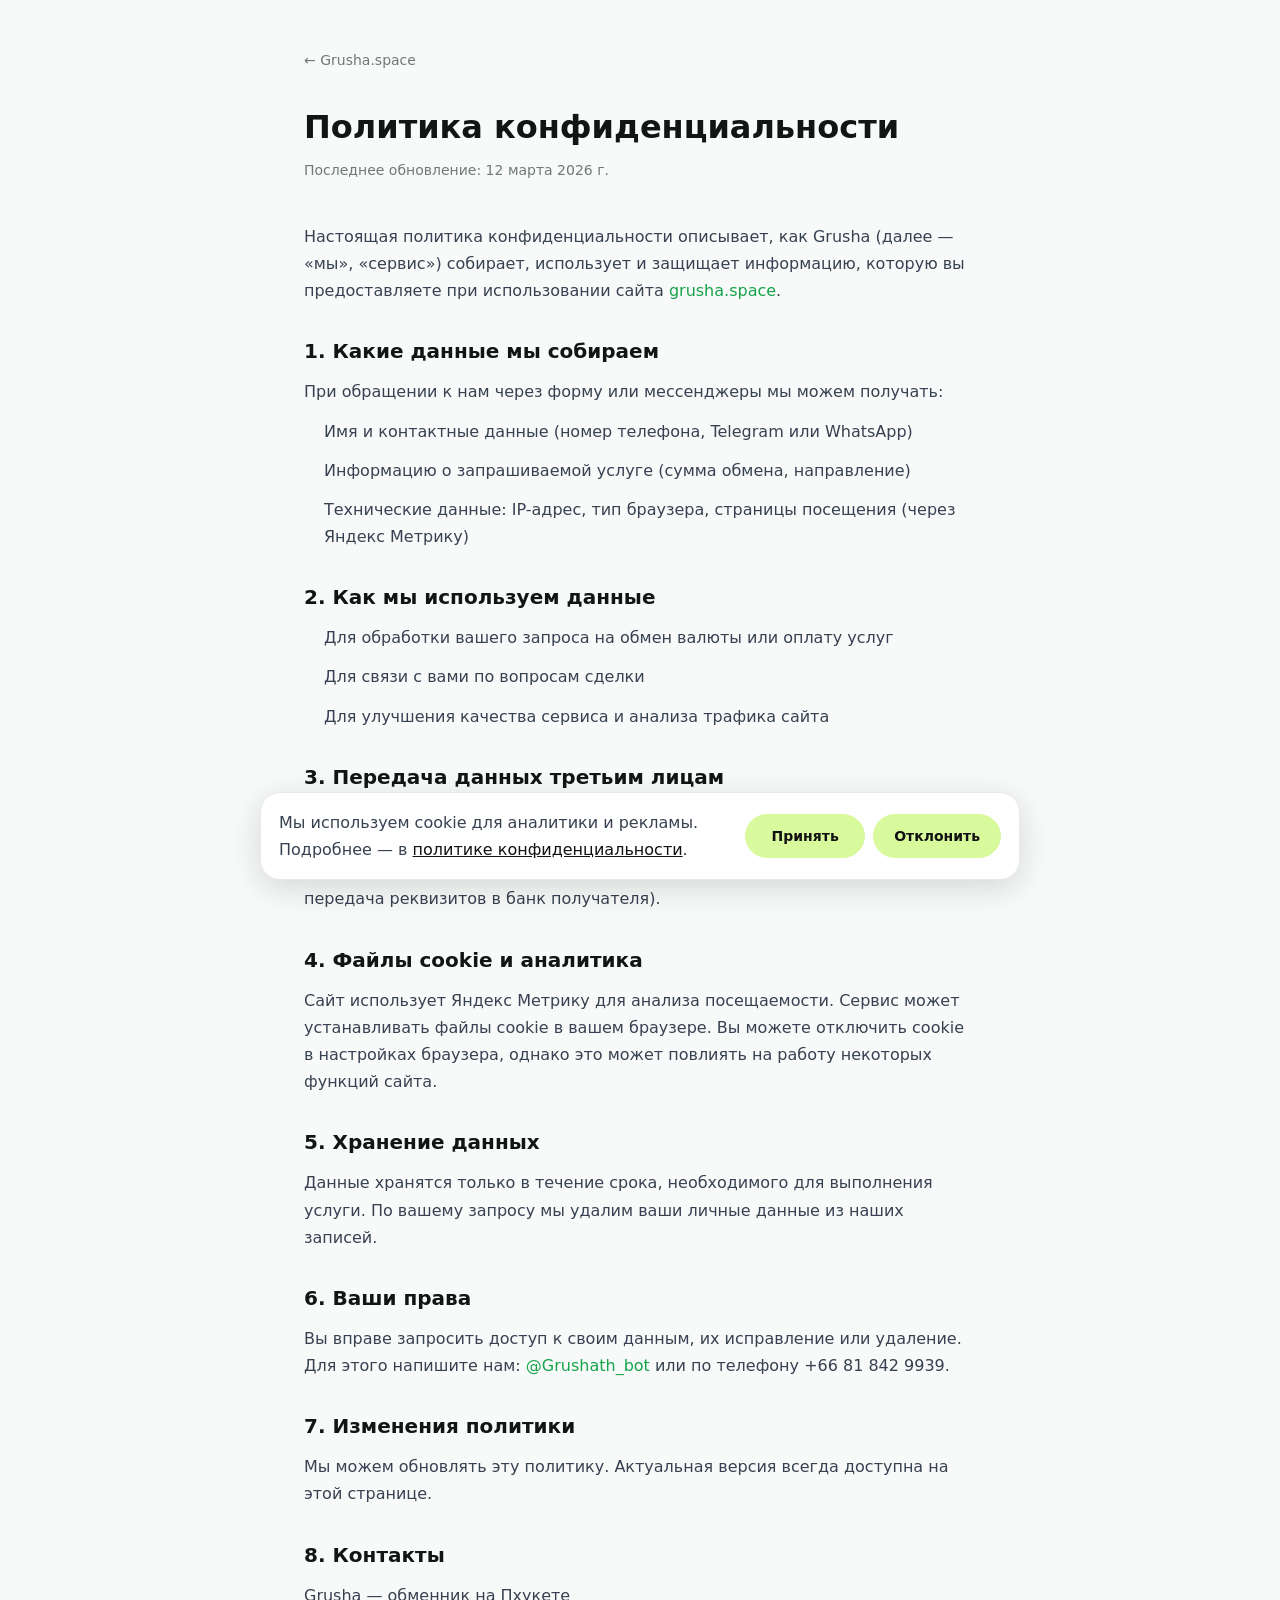
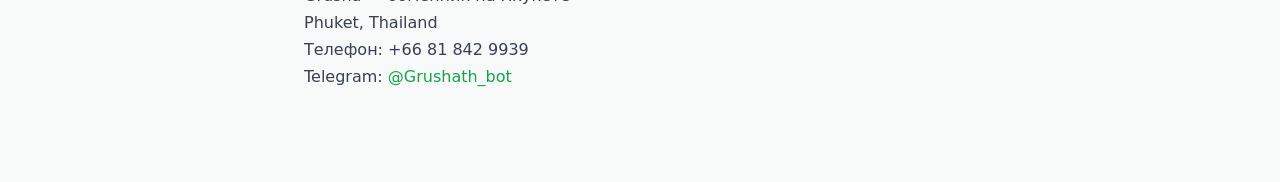
<file: privacy.html>
<!DOCTYPE html>
<html lang="ru">
<head>
    <meta charset="UTF-8">
    <meta name="viewport" content="width=device-width, initial-scale=1.0">
    <!-- Google Consent Mode v2 (advanced): дефолт denied до загрузки GTM -->
    <script>
    window.dataLayer = window.dataLayer || [];
    function gtag(){dataLayer.push(arguments);}
    gtag('consent','default',{ad_storage:'denied',ad_user_data:'denied',ad_personalization:'denied',analytics_storage:'denied',functionality_storage:'granted',security_storage:'granted',wait_for_update:500});
    // Восстанавливаем сохранённый выбор посетителя
    try{var c=localStorage.getItem('grusha_consent');if(c==='granted'||c==='denied'){gtag('consent','update',{ad_storage:c,ad_user_data:c,ad_personalization:c,analytics_storage:c});}}catch(e){}
    </script>
    <!-- Google Tag Manager -->
    <script>(function(w,d,s,l,i){w[l]=w[l]||[];w[l].push({'gtm.start':
    new Date().getTime(),event:'gtm.js'});var f=d.getElementsByTagName(s)[0],
    j=d.createElement(s),dl=l!='dataLayer'?'&l='+l:'';j.async=true;j.src=
    'https://www.googletagmanager.com/gtm.js?id='+i+dl;f.parentNode.insertBefore(j,f);
    })(window,document,'script','dataLayer','GTM-K3CM67MP');</script>
    <!-- End Google Tag Manager -->
    <meta name="robots" content="noindex, follow">
    <title>Политика конфиденциальности — Grusha</title>
    <link rel="canonical" href="https://grusha.space/privacy.html">
    <link rel="stylesheet" href="assets/css/styles.min.css">
    <style>
        body { font-family: 'Plus Jakarta Sans', system-ui, sans-serif; background: #F8FAF9; color: #111513; }
        .container { max-width: 720px; margin: 0 auto; padding: 48px 24px 80px; }
        h1 { font-size: 2rem; font-weight: 800; margin-bottom: 8px; }
        h2 { font-size: 1.25rem; font-weight: 700; margin: 32px 0 12px; }
        p, li { font-size: 1rem; line-height: 1.7; color: #374151; margin-bottom: 12px; }
        ul { padding-left: 20px; }
        a { color: #16A34A; }
        .back { display: inline-block; margin-bottom: 32px; color: #6E7A73; font-size: 0.875rem; text-decoration: none; }
        .back:hover { color: #111513; }
        .date { color: #6E7A73; font-size: 0.875rem; margin-bottom: 40px; }
    </style>
    <script src="/assets/js/cookie-consent.js" defer></script>
</head>
<body>
    <!-- Google Tag Manager (noscript) -->
    <noscript><iframe src="https://www.googletagmanager.com/ns.html?id=GTM-K3CM67MP"
    height="0" width="0" style="display:none;visibility:hidden"></iframe></noscript>
    <!-- End Google Tag Manager (noscript) -->
    <div class="container">
        <a href="/" class="back">← Grusha.space</a>
        <h1>Политика конфиденциальности</h1>
        <p class="date">Последнее обновление: 12 марта 2026 г.</p>

        <p>Настоящая политика конфиденциальности описывает, как Grusha (далее — «мы», «сервис») собирает, использует и защищает информацию, которую вы предоставляете при использовании сайта <a href="https://grusha.space">grusha.space</a>.</p>

        <h2>1. Какие данные мы собираем</h2>
        <p>При обращении к нам через форму или мессенджеры мы можем получать:</p>
        <ul>
            <li>Имя и контактные данные (номер телефона, Telegram или WhatsApp)</li>
            <li>Информацию о запрашиваемой услуге (сумма обмена, направление)</li>
            <li>Технические данные: IP-адрес, тип браузера, страницы посещения (через Яндекс Метрику)</li>
        </ul>

        <h2>2. Как мы используем данные</h2>
        <ul>
            <li>Для обработки вашего запроса на обмен валюты или оплату услуг</li>
            <li>Для связи с вами по вопросам сделки</li>
            <li>Для улучшения качества сервиса и анализа трафика сайта</li>
        </ul>

        <h2>3. Передача данных третьим лицам</h2>
        <p>Мы не продаём и не передаём ваши личные данные третьим лицам, за исключением случаев, предусмотренных законодательством Таиланда, или когда это необходимо для проведения платёжной операции (например, передача реквизитов в банк получателя).</p>

        <h2>4. Файлы cookie и аналитика</h2>
        <p>Сайт использует Яндекс Метрику для анализа посещаемости. Сервис может устанавливать файлы cookie в вашем браузере. Вы можете отключить cookie в настройках браузера, однако это может повлиять на работу некоторых функций сайта.</p>

        <h2>5. Хранение данных</h2>
        <p>Данные хранятся только в течение срока, необходимого для выполнения услуги. По вашему запросу мы удалим ваши личные данные из наших записей.</p>

        <h2>6. Ваши права</h2>
        <p>Вы вправе запросить доступ к своим данным, их исправление или удаление. Для этого напишите нам: <a href="https://telegram.me/Grushath_bot?start=utm_source__website_privacy_rights" data-contact-placement="privacy_rights">@Grushath_bot</a> или по телефону +66 81 842 9939.</p>

        <h2>7. Изменения политики</h2>
        <p>Мы можем обновлять эту политику. Актуальная версия всегда доступна на этой странице.</p>

        <h2>8. Контакты</h2>
        <p>Grusha — обменник на Пхукете<br>
        Phuket, Thailand<br>
        Телефон: +66 81 842 9939<br>
        Telegram: <a href="https://telegram.me/Grushath_bot?start=utm_source__website_privacy_contact" data-contact-placement="privacy_contact">@Grushath_bot</a></p>
    </div>
    <script src="/assets/js/contact-attribution.js"></script>
</body>
</html>
</file>
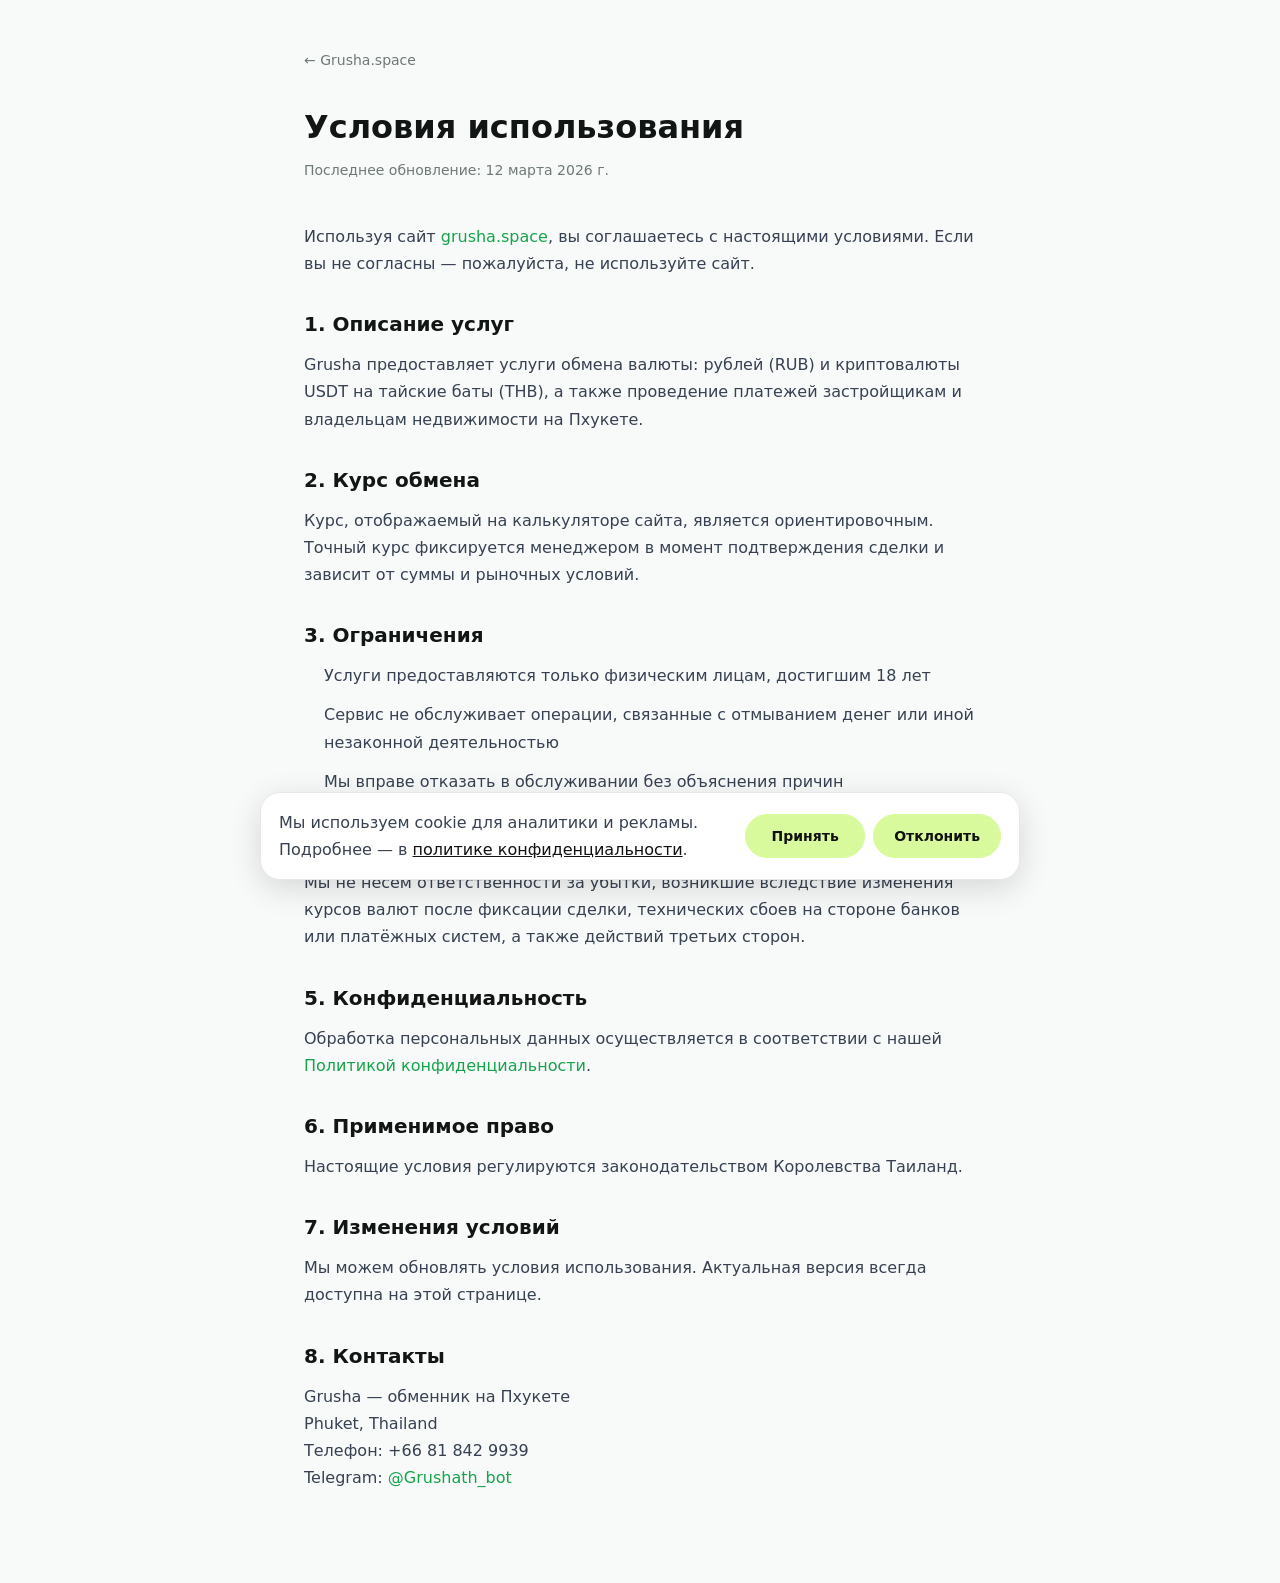
<file: terms.html>
<!DOCTYPE html>
<html lang="ru">
<head>
    <meta charset="UTF-8">
    <meta name="viewport" content="width=device-width, initial-scale=1.0">
    <!-- Google Consent Mode v2 (advanced): дефолт denied до загрузки GTM -->
    <script>
    window.dataLayer = window.dataLayer || [];
    function gtag(){dataLayer.push(arguments);}
    gtag('consent','default',{ad_storage:'denied',ad_user_data:'denied',ad_personalization:'denied',analytics_storage:'denied',functionality_storage:'granted',security_storage:'granted',wait_for_update:500});
    // Восстанавливаем сохранённый выбор посетителя
    try{var c=localStorage.getItem('grusha_consent');if(c==='granted'||c==='denied'){gtag('consent','update',{ad_storage:c,ad_user_data:c,ad_personalization:c,analytics_storage:c});}}catch(e){}
    </script>
    <!-- Google Tag Manager -->
    <script>(function(w,d,s,l,i){w[l]=w[l]||[];w[l].push({'gtm.start':
    new Date().getTime(),event:'gtm.js'});var f=d.getElementsByTagName(s)[0],
    j=d.createElement(s),dl=l!='dataLayer'?'&l='+l:'';j.async=true;j.src=
    'https://www.googletagmanager.com/gtm.js?id='+i+dl;f.parentNode.insertBefore(j,f);
    })(window,document,'script','dataLayer','GTM-K3CM67MP');</script>
    <!-- End Google Tag Manager -->
    <meta name="robots" content="noindex, follow">
    <title>Условия использования — Grusha</title>
    <link rel="canonical" href="https://grusha.space/terms.html">
    <link rel="stylesheet" href="assets/css/styles.min.css">
    <style>
        body { font-family: 'Plus Jakarta Sans', system-ui, sans-serif; background: #F8FAF9; color: #111513; }
        .container { max-width: 720px; margin: 0 auto; padding: 48px 24px 80px; }
        h1 { font-size: 2rem; font-weight: 800; margin-bottom: 8px; }
        h2 { font-size: 1.25rem; font-weight: 700; margin: 32px 0 12px; }
        p, li { font-size: 1rem; line-height: 1.7; color: #374151; margin-bottom: 12px; }
        ul { padding-left: 20px; }
        a { color: #16A34A; }
        .back { display: inline-block; margin-bottom: 32px; color: #6E7A73; font-size: 0.875rem; text-decoration: none; }
        .back:hover { color: #111513; }
        .date { color: #6E7A73; font-size: 0.875rem; margin-bottom: 40px; }
    </style>
    <script src="/assets/js/cookie-consent.js" defer></script>
</head>
<body>
    <!-- Google Tag Manager (noscript) -->
    <noscript><iframe src="https://www.googletagmanager.com/ns.html?id=GTM-K3CM67MP"
    height="0" width="0" style="display:none;visibility:hidden"></iframe></noscript>
    <!-- End Google Tag Manager (noscript) -->
    <div class="container">
        <a href="/" class="back">← Grusha.space</a>
        <h1>Условия использования</h1>
        <p class="date">Последнее обновление: 12 марта 2026 г.</p>

        <p>Используя сайт <a href="https://grusha.space">grusha.space</a>, вы соглашаетесь с настоящими условиями. Если вы не согласны — пожалуйста, не используйте сайт.</p>

        <h2>1. Описание услуг</h2>
        <p>Grusha предоставляет услуги обмена валюты: рублей (RUB) и криптовалюты USDT на тайские баты (THB), а также проведение платежей застройщикам и владельцам недвижимости на Пхукете.</p>

        <h2>2. Курс обмена</h2>
        <p>Курс, отображаемый на калькуляторе сайта, является ориентировочным. Точный курс фиксируется менеджером в момент подтверждения сделки и зависит от суммы и рыночных условий.</p>

        <h2>3. Ограничения</h2>
        <ul>
            <li>Услуги предоставляются только физическим лицам, достигшим 18 лет</li>
            <li>Сервис не обслуживает операции, связанные с отмыванием денег или иной незаконной деятельностью</li>
            <li>Мы вправе отказать в обслуживании без объяснения причин</li>
        </ul>

        <h2>4. Ответственность</h2>
        <p>Мы не несём ответственности за убытки, возникшие вследствие изменения курсов валют после фиксации сделки, технических сбоев на стороне банков или платёжных систем, а также действий третьих сторон.</p>

        <h2>5. Конфиденциальность</h2>
        <p>Обработка персональных данных осуществляется в соответствии с нашей <a href="/privacy.html">Политикой конфиденциальности</a>.</p>

        <h2>6. Применимое право</h2>
        <p>Настоящие условия регулируются законодательством Королевства Таиланд.</p>

        <h2>7. Изменения условий</h2>
        <p>Мы можем обновлять условия использования. Актуальная версия всегда доступна на этой странице.</p>

        <h2>8. Контакты</h2>
        <p>Grusha — обменник на Пхукете<br>
        Phuket, Thailand<br>
        Телефон: +66 81 842 9939<br>
        Telegram: <a href="https://telegram.me/Grushath_bot?start=utm_source__website_terms_contact" data-contact-placement="terms_contact">@Grushath_bot</a></p>
    </div>
    <script src="/assets/js/contact-attribution.js"></script>
</body>
</html>
</file>
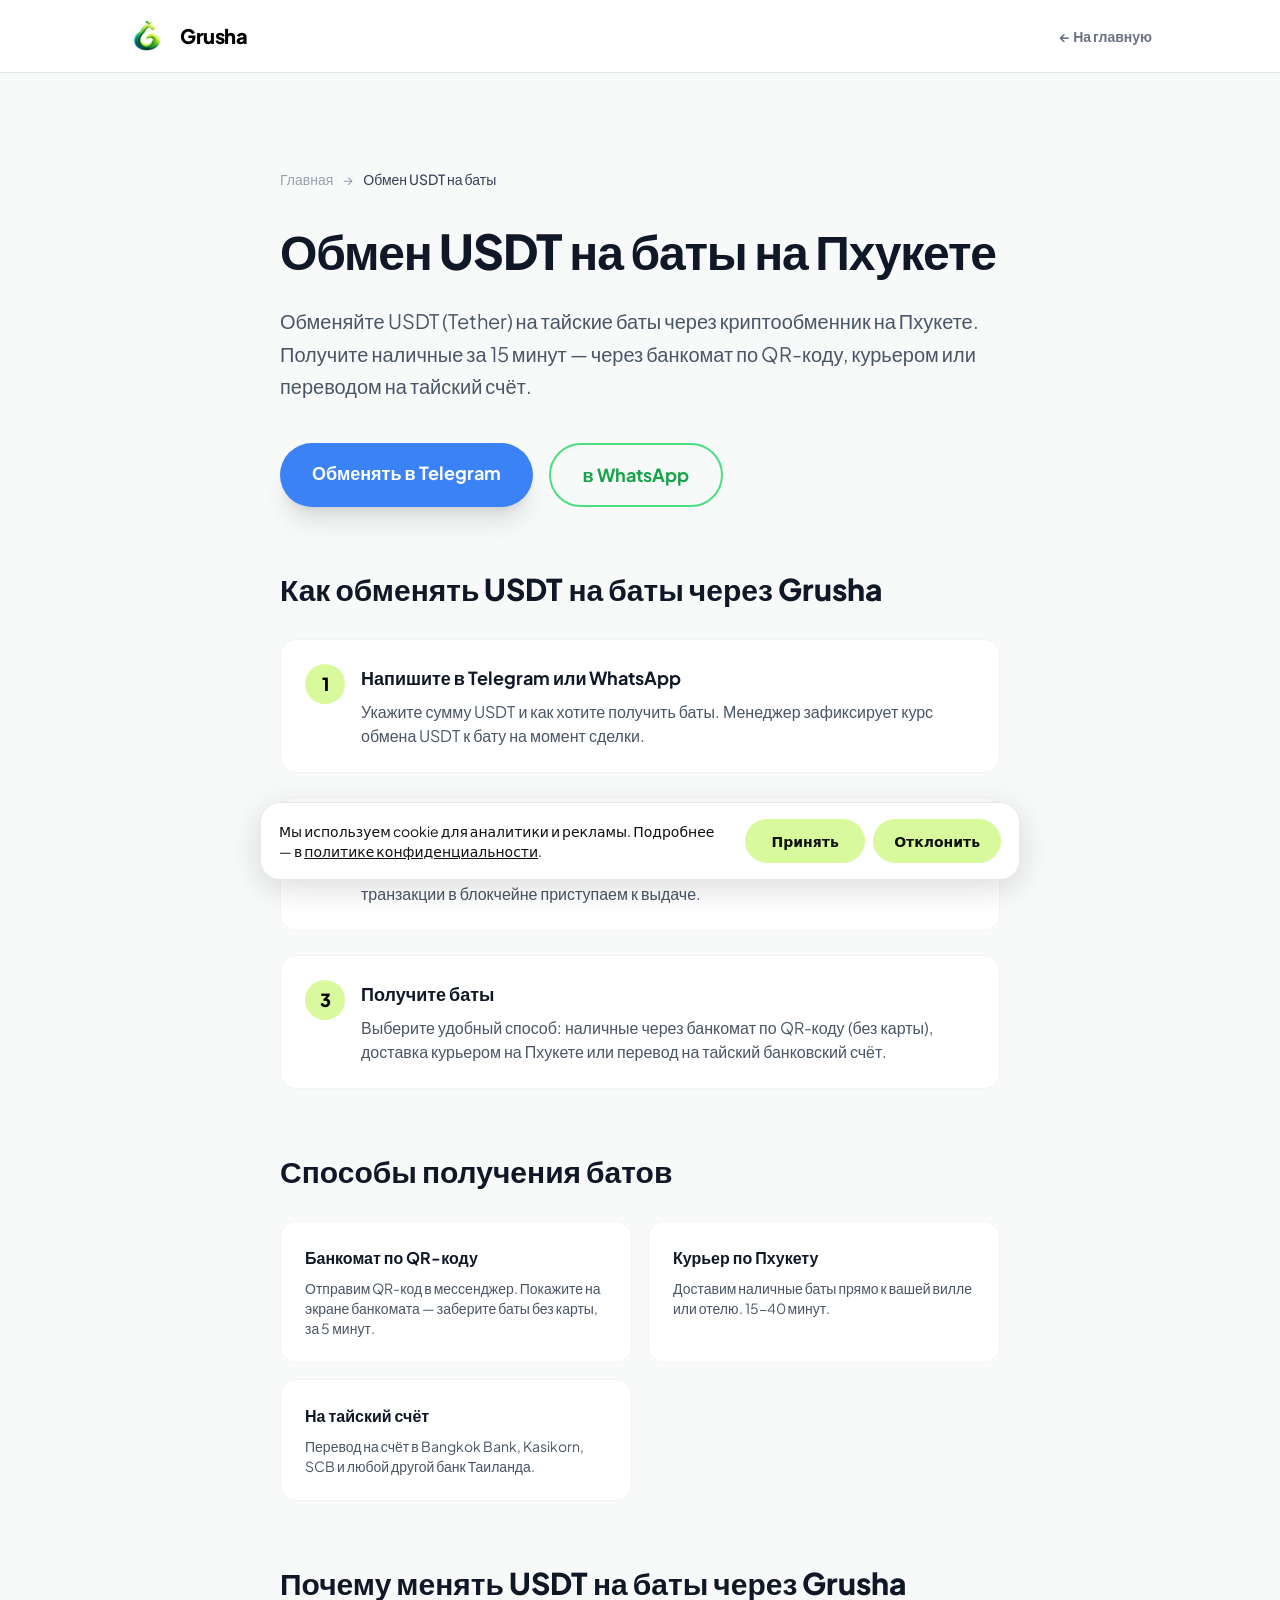
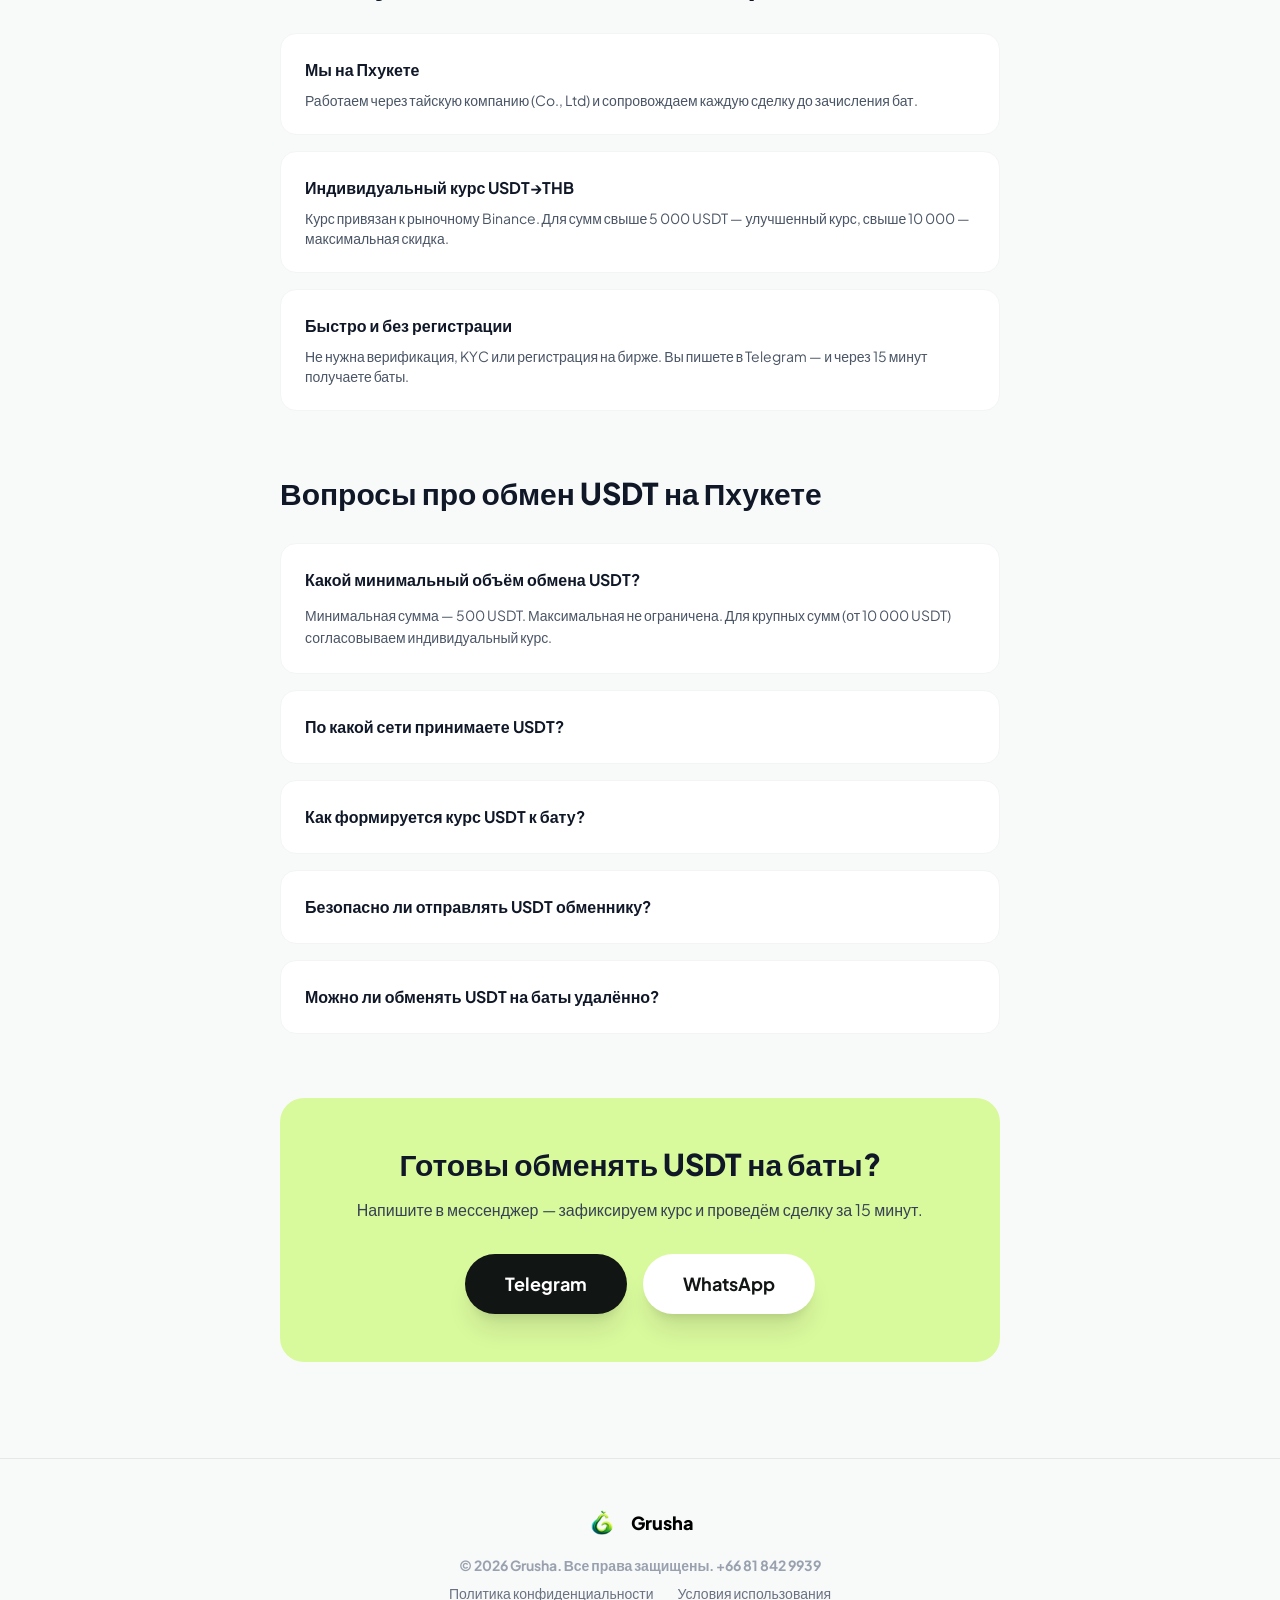
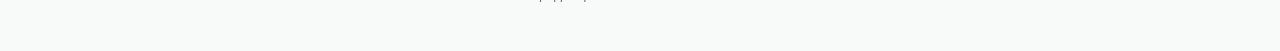
<file: usdt-to-thb.html>
<!DOCTYPE html>
<html lang="ru">
<head>
    <meta charset="UTF-8">
    <meta name="viewport" content="width=device-width, initial-scale=1.0">
    <!-- Google Consent Mode v2 (advanced): дефолт denied до загрузки GTM -->
    <script>
    window.dataLayer = window.dataLayer || [];
    function gtag(){dataLayer.push(arguments);}
    gtag('consent','default',{ad_storage:'denied',ad_user_data:'denied',ad_personalization:'denied',analytics_storage:'denied',functionality_storage:'granted',security_storage:'granted',wait_for_update:500});
    // Восстанавливаем сохранённый выбор посетителя
    try{var c=localStorage.getItem('grusha_consent');if(c==='granted'||c==='denied'){gtag('consent','update',{ad_storage:c,ad_user_data:c,ad_personalization:c,analytics_storage:c});}}catch(e){}
    </script>
    <!-- Google Tag Manager -->
    <script>(function(w,d,s,l,i){w[l]=w[l]||[];w[l].push({'gtm.start':
    new Date().getTime(),event:'gtm.js'});var f=d.getElementsByTagName(s)[0],
    j=d.createElement(s),dl=l!='dataLayer'?'&l='+l:'';j.async=true;j.src=
    'https://www.googletagmanager.com/gtm.js?id='+i+dl;f.parentNode.insertBefore(j,f);
    })(window,document,'script','dataLayer','GTM-K3CM67MP');</script>
    <!-- End Google Tag Manager -->
    <meta name="description" content="Обмен USDT на баты на Пхукете через Grusha. Получите баты за 15 минут: банкомат по QR, курьер, перевод на счёт.">
    <meta name="robots" content="index, follow">
    <link rel="canonical" href="https://grusha.space/usdt-to-thb.html">

    <meta property="og:type" content="website">
    <meta property="og:url" content="https://grusha.space/usdt-to-thb.html">
    <meta property="og:title" content="Обмен USDT на баты на Пхукете — Grusha">
    <meta property="og:description" content="Криптообменник на Пхукете. USDT → THB за 15 минут. Банкомат, курьер, перевод на счёт.">
    <meta property="og:image" content="https://grusha.space/assets/images/og-image.png">
    <meta property="og:locale" content="ru_RU">

    <script type="application/ld+json">
    {
      "@context": "https://schema.org",
      "@type": "Service",
      "name": "Обмен USDT на баты на Пхукете",
      "description": "Обмен криптовалюты USDT (Tether) на тайские баты на Пхукете. Получение наличных через банкомат по QR-коду или курьером.",
      "provider": {
        "@type": "LocalBusiness",
        "@id": "https://grusha.space/#business"
      },
      "areaServed": {
        "@type": "AdministrativeArea",
        "name": "Phuket, Thailand"
      },
      "serviceType": "Currency Exchange",
      "offers": {
        "@type": "Offer",
        "priceCurrency": "USDT",
        "description": "Минимум 500 USDT, индивидуальный курс для сумм свыше 10 000 USDT"
      }
    }
    </script>

    <title>Обмен USDT на баты на Пхукете — Grusha | Криптообменник</title>
    <link rel="icon" href="assets/images/grushalogo.webp" type="image/webp">
    <link rel="stylesheet" href="assets/css/styles.min.css">
    <link rel="preconnect" href="https://fonts.googleapis.com">
    <link rel="preconnect" href="https://fonts.gstatic.com" crossorigin>
    <link href="https://fonts.googleapis.com/css2?family=Plus+Jakarta+Sans:wght@400;700;800&display=swap" rel="stylesheet" media="print" onload="this.media='all'">
    <style>
        html, body { overflow-x: hidden; }
        body { font-family: 'Plus Jakarta Sans', sans-serif; background-color: #F8FAF9; }
        .glass { background: rgba(255, 255, 255, 0.8); backdrop-filter: blur(10px); }
    </style>
    <script src="/assets/js/cookie-consent.js" defer></script>
</head>
<body>
    <!-- Google Tag Manager (noscript) -->
    <noscript><iframe src="https://www.googletagmanager.com/ns.html?id=GTM-K3CM67MP"
    height="0" width="0" style="display:none;visibility:hidden"></iframe></noscript>
    <!-- End Google Tag Manager (noscript) -->

    <!-- Header -->
    <header class="py-4 px-6 glass border-b border-gray-200 sticky top-0 z-50">
        <div class="max-w-5xl mx-auto flex justify-between items-center">
            <a href="/" class="flex items-center space-x-3">
                <img src="assets/images/grushalogo.webp" alt="Grusha" width="40" height="40" class="h-10 w-auto">
                <span class="text-xl font-extrabold tracking-tight">Grusha</span>
            </a>
            <a href="/" class="text-sm font-bold text-gray-500 hover:text-black transition">← На главную</a>
        </div>
    </header>

    <main class="max-w-3xl mx-auto px-6 py-16 md:py-24">

        <!-- Breadcrumb -->
        <nav class="text-sm text-gray-400 mb-8">
            <a href="/" class="hover:text-gray-700 transition">Главная</a>
            <span class="mx-2">→</span>
            <span class="text-gray-700 font-medium">Обмен USDT на баты</span>
        </nav>

        <h1 class="text-3xl md:text-5xl font-extrabold text-gray-900 leading-tight mb-6 tracking-tight">
            Обмен USDT на&nbsp;баты на&nbsp;Пхукете
        </h1>

        <p class="text-lg md:text-xl text-gray-600 leading-relaxed mb-10">
            Обменяйте USDT (Tether) на&nbsp;тайские баты через криптообменник на&nbsp;Пхукете. Получите наличные за&nbsp;15&nbsp;минут — через банкомат по&nbsp;QR-коду, курьером или переводом на&nbsp;тайский счёт.
        </p>

        <!-- CTA -->
        <div class="flex flex-col sm:flex-row gap-4 mb-16">
            <a href="https://telegram.me/Grushath_bot?start=utm_source__website_usdt_hero" data-contact-placement="usdt_hero" target="_blank" rel="noopener" class="bg-[#3B82F6] text-white px-8 py-4 rounded-full font-bold text-lg text-center shadow-xl hover:brightness-110 transition">
                Обменять в Telegram
            </a>
            <a href="https://wa.me/66618187132" data-contact-placement="usdt_hero" target="_blank" rel="noopener" class="border-2 border-[#4ADE80] text-[#16A34A] px-8 py-4 rounded-full font-bold text-lg text-center hover:bg-[#4ADE80]/5 transition">
                в WhatsApp
            </a>
        </div>

        <!-- How it works -->
        <section class="mb-16">
            <h2 class="text-2xl md:text-3xl font-extrabold text-gray-900 mb-8">Как обменять USDT на баты через Grusha</h2>

            <div class="space-y-6">
                <div class="bg-white rounded-2xl p-6 border border-gray-100">
                    <div class="flex items-start gap-4">
                        <span class="w-10 h-10 bg-[#D9F99D] rounded-full flex items-center justify-center font-black text-lg shrink-0">1</span>
                        <div>
                            <h3 class="font-bold text-gray-900 text-lg mb-2">Напишите в Telegram или WhatsApp</h3>
                            <p class="text-gray-600">Укажите сумму USDT и как хотите получить баты. Менеджер зафиксирует курс обмена USDT к бату на момент сделки.</p>
                        </div>
                    </div>
                </div>
                <div class="bg-white rounded-2xl p-6 border border-gray-100">
                    <div class="flex items-start gap-4">
                        <span class="w-10 h-10 bg-[#D9F99D] rounded-full flex items-center justify-center font-black text-lg shrink-0">2</span>
                        <div>
                            <h3 class="font-bold text-gray-900 text-lg mb-2">Отправьте USDT на наш кошелёк</h3>
                            <p class="text-gray-600">Принимаем USDT по сети TRC-20 (комиссия сети ~1 USDT). После подтверждения транзакции в блокчейне приступаем к выдаче.</p>
                        </div>
                    </div>
                </div>
                <div class="bg-white rounded-2xl p-6 border border-gray-100">
                    <div class="flex items-start gap-4">
                        <span class="w-10 h-10 bg-[#D9F99D] rounded-full flex items-center justify-center font-black text-lg shrink-0">3</span>
                        <div>
                            <h3 class="font-bold text-gray-900 text-lg mb-2">Получите баты</h3>
                            <p class="text-gray-600">Выберите удобный способ: наличные через банкомат по QR-коду (без карты), доставка курьером на Пхукете или перевод на тайский банковский счёт.</p>
                        </div>
                    </div>
                </div>
            </div>
        </section>

        <!-- Delivery methods -->
        <section class="mb-16">
            <h2 class="text-2xl md:text-3xl font-extrabold text-gray-900 mb-8">Способы получения батов</h2>
            <div class="grid grid-cols-1 md:grid-cols-2 gap-4">
                <div class="bg-white rounded-2xl p-6 border border-gray-100">
                    <h3 class="font-bold text-gray-900 mb-2">Банкомат по QR-коду</h3>
                    <p class="text-gray-600 text-sm">Отправим QR-код в мессенджер. Покажите на экране банкомата — заберите баты без карты, за 5 минут.</p>
                </div>
                <div class="bg-white rounded-2xl p-6 border border-gray-100">
                    <h3 class="font-bold text-gray-900 mb-2">Курьер по Пхукету</h3>
                    <p class="text-gray-600 text-sm">Доставим наличные баты прямо к вашей вилле или отелю. 15-40 минут.</p>
                </div>
                <div class="bg-white rounded-2xl p-6 border border-gray-100">
                    <h3 class="font-bold text-gray-900 mb-2">На тайский счёт</h3>
                    <p class="text-gray-600 text-sm">Перевод на счёт в Bangkok Bank, Kasikorn, SCB и любой другой банк Таиланда.</p>
                </div>
            </div>
        </section>

        <!-- Why Grusha -->
        <section class="mb-16">
            <h2 class="text-2xl md:text-3xl font-extrabold text-gray-900 mb-8">Почему менять USDT на баты через Grusha</h2>
            <div class="space-y-4">
                <div class="bg-white rounded-2xl p-6 border border-gray-100">
                    <h3 class="font-bold text-gray-900 mb-2">Мы на Пхукете</h3>
                    <p class="text-gray-600 text-sm">Работаем через тайскую компанию (Co., Ltd) и сопровождаем каждую сделку до зачисления бат.</p>
                </div>
                <div class="bg-white rounded-2xl p-6 border border-gray-100">
                    <h3 class="font-bold text-gray-900 mb-2">Индивидуальный курс USDT→THB</h3>
                    <p class="text-gray-600 text-sm">Курс привязан к рыночному Binance. Для сумм свыше 5 000 USDT — улучшенный курс, свыше 10 000 — максимальная скидка.</p>
                </div>
                <div class="bg-white rounded-2xl p-6 border border-gray-100">
                    <h3 class="font-bold text-gray-900 mb-2">Быстро и без регистрации</h3>
                    <p class="text-gray-600 text-sm">Не нужна верификация, KYC или регистрация на бирже. Вы пишете в Telegram — и через 15 минут получаете баты.</p>
                </div>
            </div>
        </section>

        <!-- FAQ -->
        <section class="mb-16">
            <h2 class="text-2xl md:text-3xl font-extrabold text-gray-900 mb-8">Вопросы про обмен USDT на Пхукете</h2>
            <div class="space-y-4">
                <details class="bg-white rounded-2xl p-6 border border-gray-100 group" open>
                    <summary class="flex justify-between items-center cursor-pointer list-none font-bold text-gray-900">
                        Какой минимальный объём обмена USDT?
                    </summary>
                    <p class="mt-3 text-gray-600 text-sm leading-relaxed">Минимальная сумма — 500 USDT. Максимальная не ограничена. Для крупных сумм (от 10 000 USDT) согласовываем индивидуальный курс.</p>
                </details>
                <details class="bg-white rounded-2xl p-6 border border-gray-100 group">
                    <summary class="flex justify-between items-center cursor-pointer list-none font-bold text-gray-900">
                        По какой сети принимаете USDT?
                    </summary>
                    <p class="mt-3 text-gray-600 text-sm leading-relaxed">Основная сеть — TRC-20 (Tron). Комиссия сети ~1 USDT. Также принимаем по ERC-20 (Ethereum), но комиссия сети будет выше.</p>
                </details>
                <details class="bg-white rounded-2xl p-6 border border-gray-100 group">
                    <summary class="flex justify-between items-center cursor-pointer list-none font-bold text-gray-900">
                        Как формируется курс USDT к бату?
                    </summary>
                    <p class="mt-3 text-gray-600 text-sm leading-relaxed">Курс привязан к рыночному курсу USDT/THB на Binance. Наша комиссия зависит от суммы: до 5 000 USDT — 3%, до 10 000 — 2.5%, свыше 10 000 — 2%. Курс фиксируется на момент подтверждения сделки.</p>
                </details>
                <details class="bg-white rounded-2xl p-6 border border-gray-100 group">
                    <summary class="flex justify-between items-center cursor-pointer list-none font-bold text-gray-900">
                        Безопасно ли отправлять USDT обменнику?
                    </summary>
                    <p class="mt-3 text-gray-600 text-sm leading-relaxed">Да. Grusha — тайская компания (Co., Ltd) с командой на Пхукете. Мы работаем с 2024 года и сопровождаем каждую сделку до зачисления.</p>
                </details>
                <details class="bg-white rounded-2xl p-6 border border-gray-100 group">
                    <summary class="flex justify-between items-center cursor-pointer list-none font-bold text-gray-900">
                        Можно ли обменять USDT на баты удалённо?
                    </summary>
                    <p class="mt-3 text-gray-600 text-sm leading-relaxed">Да. Вы отправляете USDT из любой точки мира, а баты получаете на Пхукете — через банкомат, курьера или на тайский счёт. Присутствие на Пхукете не обязательно.</p>
                </details>
            </div>
        </section>

        <!-- Bottom CTA -->
        <section class="bg-[#D9F99D] rounded-3xl p-8 md:p-12 text-center">
            <h2 class="text-2xl md:text-3xl font-extrabold text-gray-900 mb-4">Готовы обменять USDT на баты?</h2>
            <p class="text-gray-700 mb-8">Напишите в мессенджер — зафиксируем курс и проведём сделку за 15 минут.</p>
            <div class="flex flex-col sm:flex-row justify-center gap-4">
                <a href="https://telegram.me/Grushath_bot?start=utm_source__website_usdt_bottom" data-contact-placement="usdt_bottom" target="_blank" rel="noopener" class="bg-[#111513] text-white px-10 py-4 rounded-full font-bold text-lg shadow-xl hover:scale-105 transition">
                    Telegram
                </a>
                <a href="https://wa.me/66618187132" data-contact-placement="usdt_bottom" target="_blank" rel="noopener" class="bg-white text-[#111513] px-10 py-4 rounded-full font-bold text-lg shadow-xl hover:scale-105 transition">
                    WhatsApp
                </a>
            </div>
        </section>
    </main>

    <footer class="border-t border-gray-200 py-12 px-6 text-center">
        <a href="/" class="inline-flex items-center space-x-3 mb-4">
            <img src="assets/images/grushalogo.webp" alt="Grusha" width="32" height="32" class="h-8 w-auto">
            <span class="text-lg font-extrabold">Grusha</span>
        </a>
        <p class="text-gray-400 font-bold text-sm">© 2026 Grusha. Все права защищены. +66 81 842 9939</p>
        <div class="flex justify-center gap-6 mt-2">
            <a href="/privacy.html" class="text-gray-500 text-sm hover:text-gray-300 transition">Политика конфиденциальности</a>
            <a href="/terms.html" class="text-gray-500 text-sm hover:text-gray-300 transition">Условия использования</a>
        </div>
    </footer>

    <script src="/assets/js/contact-attribution.js"></script>
</body>
</html>
</file>
<file: agents/styles.css>
:root{--bg:#F8FAF9;--white:#fff;--ink:#111513;--heading:#111827;--body:#374151;--muted:#64716A;--blue-action:#2563EB;--green-text:#15803D;--line:#E6E9E7;--lime:#D9F99D;--blue:#3B82F6;--green:#16A34A;--soft:#F3F6F4;--font:'Plus Jakarta Sans',sans-serif}
*{box-sizing:border-box}
[hidden]{display:none!important}
html{scroll-behavior:smooth;scroll-padding-top:96px}
body{margin:0;background:var(--bg);color:var(--ink);font:16px/1.5 var(--font);overflow-x:hidden}
button,input,select{font:inherit}
button{cursor:pointer}
a{color:inherit;text-decoration:none}
a:hover{text-decoration-color:currentColor}
p,h1,h2,h3{margin-top:0}
p{color:var(--body)}
h1,h2,h3{color:var(--heading);font-weight:800;letter-spacing:-.025em}
h2{font-size:48px;line-height:1;max-width:900px}
h3{font-size:30px;line-height:1.2}
::selection{background:#C6F38A;color:var(--ink)}
:focus-visible{outline:3px solid var(--blue);outline-offset:3px}
input,select{min-width:0}
input:focus,select:focus{outline:2px solid var(--green);outline-offset:2px}
.wrap{width:min(1280px,calc(100% - 48px));margin-inline:auto}
.section{padding:80px 0 96px}
.section-head{display:flex;align-items:end;justify-content:space-between;gap:40px;margin-bottom:40px}
.section-head h2{margin:0}
.section-head p{max-width:310px;margin:0 0 3px;color:var(--muted)}
.button{display:inline-flex;align-items:center;justify-content:center;gap:12px;border:0;border-radius:100px;padding:16px 32px;min-height:60px;font-weight:700;line-height:1.4;transition:filter .2s ease,transform .2s ease}
.button:hover{filter:brightness(1.05);transform:translateY(-1px)}
.button-dark{background:var(--blue-action);color:#fff;box-shadow:0 12px 25px rgba(59,130,246,.17)}
.button-dark:hover{background:#1D4ED8}
.button-lime{background:var(--lime);color:var(--ink)}
.button-telegram{background:var(--blue-action);color:#fff;box-shadow:0 12px 25px rgba(59,130,246,.17)}
.send-icon{flex:none}
.text-link,.document-link,.subtle-link{border:0;background:none;padding:0;color:var(--green-text);font-weight:700;text-decoration:underline;text-decoration-color:#7EDB95;text-underline-offset:5px;text-align:left}
.documents-section .document-link{color:#116B34}
.text-link:hover,.document-link:hover,.subtle-link:hover{text-decoration-color:var(--green)}
.site-header{position:sticky;top:0;z-index:40;background:rgba(255,255,255,.9);border-bottom:1px solid var(--line);backdrop-filter:blur(10px)}
.nav-inner{height:80px;display:flex;align-items:center;gap:20px}
.brand{display:inline-flex;align-items:center;gap:12px;font-size:28px;font-weight:800;letter-spacing:-.035em;line-height:1}
.brand img{width:48px;height:48px;object-fit:contain}
.desktop-nav{display:flex;align-items:center;gap:24px;margin-left:auto;font-size:14px;font-weight:600;color:#64716A;white-space:nowrap}
.desktop-nav a{display:inline-flex;align-items:center;min-height:44px}
.desktop-nav a:hover{color:var(--green-text)}
.desktop-nav a[aria-current="page"],.mobile-nav a[aria-current="page"]{color:var(--green-text)}
.header-cta{min-height:44px;border:2px solid #4ADE80;background:#fff;color:var(--green-text);border-radius:100px;padding:9px 18px;font-size:14px;font-weight:700;white-space:nowrap}
.header-cta:hover{background:#F2FFF0}
.menu-toggle,.mobile-nav{display:none}
.hero{min-height:calc(100dvh - 80px);display:flex;align-items:center;justify-content:space-between;gap:50px;padding-top:48px;padding-bottom:64px}
.hero-copy{flex:1;min-width:0}
.hero h1{font-size:48px;line-height:1.25;font-weight:800;letter-spacing:-.025em;max-width:580px;margin:0 0 28px}
.hero-lead{font-size:20px;line-height:1.6;max-width:580px;margin-bottom:15px;color:var(--body)}
.hero-income{font-weight:700;color:var(--ink);font-size:18px;line-height:1.55;max-width:580px;margin-bottom:0}
.hero-actions{display:flex;align-items:center;flex-wrap:wrap;gap:16px;margin:32px 0 31px}
.hero-actions .button{font-size:18px;min-height:64px;white-space:nowrap;flex-shrink:0}
.hero-actions .text-link{display:inline-flex;align-items:center;justify-content:center;gap:10px;min-height:64px;padding:14px 25px;border:2px solid #4ADE80;border-radius:100px;color:var(--green-text);font-size:15px;text-decoration:none;white-space:nowrap}.hero-actions .text-link:hover{background:#F2FFF0}
.hero-trust{display:flex;gap:12px;padding-top:24px;border-top:1px solid #E3E9E5;max-width:580px}
.hero-trust span{display:inline-flex;align-items:center;gap:9px;background:#F1F3F2;border-radius:100px;padding:10px 17px;color:var(--body);font-size:13px;font-weight:600;white-space:nowrap}
.hero-trust svg{color:var(--blue);flex:none}
.quote-panel{flex:0 0 460px;width:460px;max-width:100%;background:#fff;padding:32px;border:1px solid var(--line);border-radius:24px;box-shadow:0 10px 40px rgba(0,0,0,.04)}
.quote-head{margin:0 0 24px;text-align:center}
.quote-head span:first-child{display:inline-block;background:var(--lime);padding:10px 28px;border-radius:100px;font-size:15px;font-weight:800;color:var(--ink);letter-spacing:.02em;line-height:1.5}
.segmented{display:flex;padding:4px;gap:4px;background:var(--line);border-radius:100px}
.segmented button{flex:1;min-height:44px;border:0;border-radius:100px;background:transparent;padding:11px 16px;color:#40564A;font-weight:700;white-space:nowrap;font-size:14px}
.segmented button.is-active{background:#fff;color:var(--ink);box-shadow:0 4px 12px rgba(0,0,0,.05)}
.field-label{display:block;font-size:14px;font-weight:700;margin:20px 0 10px;color:var(--ink)}
.invoice-labels{display:flex;align-items:end;justify-content:space-between;gap:12px}
.invoice-labels .field-label:last-child{font-size:12px;color:var(--muted);text-align:right}
.amount-input{display:flex;border:1px solid var(--line);border-radius:16px;align-items:center;padding-right:18px;background:#fff}
.amount-input:focus-within{border-color:var(--ink)}
.amount-input input{flex:1;width:100%;min-width:0;border:0;background:none;padding:14px 18px;font-size:22px;font-weight:600;color:var(--ink);outline:none}
.invoice-currency{display:flex;gap:3px;flex:none;background:var(--line);padding:3px;border-radius:100px;margin-right:8px}
.invoice-currency button{min-width:44px;min-height:44px;border:0;border-radius:100px;background:transparent;padding:7px 9px;color:var(--muted);font-size:12px;font-weight:800;line-height:1.2}
.invoice-currency button.is-active{background:#fff;color:var(--ink);box-shadow:0 2px 7px rgba(0,0,0,.08)}
.invoice-currency button:disabled{opacity:.4;cursor:default}
.invoice-currency-static{flex:none;margin-right:8px;color:var(--ink);font-size:12px;font-weight:800}
.quote-ruble-label{margin:18px 0 0;font-size:14px;font-weight:700;color:var(--body)}
.earnings-fields label{font-size:14px;font-weight:700;color:var(--ink)}
select,.earnings-fields input{display:block;width:100%;margin-top:10px;padding:14px 16px;border:1px solid var(--line);border-radius:16px;background:#fff;color:var(--ink)}
.earn-count-wrap{position:relative;display:block;margin-top:10px}
.earn-count-wrap input{margin-top:0;padding-right:50px}
.earn-count-wrap>button{position:absolute;right:5px;top:50%;transform:translateY(-50%);display:grid;place-items:center;width:44px;height:44px;padding:0;border:0;border-radius:10px;background:var(--soft);color:var(--ink)}
.earn-count-wrap>button svg{display:block}
.earn-count-options{position:absolute;top:calc(100% + 5px);left:0;right:0;z-index:20;display:grid;grid-template-columns:repeat(5,1fr);gap:5px;background:#fff;border:1px solid var(--line);border-radius:16px;box-shadow:0 12px 24px rgba(0,0,0,.09);padding:10px}
.earn-count-options[hidden]{display:none}
.earn-count-options button{border:0;border-radius:10px;background:var(--soft);font-weight:700;min-height:44px}
.earn-count-options button:hover,.earn-count-options button.is-active{background:var(--lime)}
.quote-submit{width:100%;margin-top:24px;justify-content:space-between;background:var(--blue-action);color:#fff;border-radius:100px;box-shadow:0 8px 20px rgba(59,130,246,.13)}
.quote-submit:hover{background:#1D4ED8}
.quote-next{display:flex;align-items:center;justify-content:space-between;width:100%;border:1px solid var(--green);border-radius:100px;background:#fff;color:var(--green-text);font-weight:800;padding:13px 19px;margin-top:12px}
.quote-next:hover{background:#F2FFF0}
.quote-note,.fine-print{font-size:12px;line-height:1.55;color:var(--muted)}
.quote-note{margin:14px 0 0;text-align:center}
.quote-result{margin-top:17px;padding:17px;background:var(--soft);border-radius:16px}
.quote-result span{display:block}
.quote-result .quote-result-heading{font-size:13px;font-weight:800;color:var(--green-text);margin-bottom:8px}
.quote-result .quote-result-label{font-size:13px;color:var(--muted);margin-top:14px}
.quote-result strong{display:block;font-size:26px;line-height:1.15;letter-spacing:-.025em;margin:5px 0}
.quote-result .quote-buyer-total{overflow-wrap:anywhere}
.quote-result p{margin:8px 0 0;font-size:13px}
.quote-result .quote-client-rate{font-size:14px;color:var(--ink)}
.quote-result .quote-invoice-line{display:flex;justify-content:space-between;gap:12px;align-items:baseline}
.quote-result .quote-invoice-line b{text-align:right;white-space:nowrap;color:var(--ink)}
.quote-result .quote-agent-line{display:flex;flex-direction:column;align-items:flex-start;gap:3px;margin-top:0}
.quote-result .quote-agent-line span{font-size:13px;font-weight:600;color:var(--body)}
.quote-result .quote-agent-line strong{font-size:22px;line-height:1.2;font-weight:800;color:var(--green);margin:0;overflow-wrap:anywhere}
.quote-result-separator{height:1px;background:var(--line);margin:15px 0 12px}
.quote-result .quote-result-note{font-size:12px;line-height:1.5;color:var(--muted);margin-top:12px}
.field-error{color:#A3322A;font-size:13px;margin:7px 0 0}
.routes-section{background:#fff;border-top:1px solid var(--line)}
.task-shell{background:var(--lime);border-radius:40px;padding:48px}
.task-shell .section-head{margin-bottom:32px}
.task-shell .section-head h2{font-size:32px;line-height:1.2;letter-spacing:-.02em}
.route-layout{display:grid;grid-template-columns:1fr 1fr;gap:16px;align-items:stretch}
.route-layout + .route-layout{margin-top:24px}
.route-layout.freehold-layout{display:block}
.freehold-layout .route-intro{display:grid;grid-template-columns:minmax(0,.85fr) minmax(0,1.15fr);column-gap:44px;row-gap:12px;align-items:start;margin-bottom:16px}
.freehold-layout .route-intro .route-big{grid-column:1;grid-row:1/3;margin:0}
.freehold-layout .route-intro>p:not(.route-big),.freehold-layout .route-intro>details{grid-column:2}
.route-intro,.route-card{background:#fff;border:1px solid #EDF0EA;border-radius:32px;padding:32px;box-shadow:0 4px 20px rgba(0,0,0,.03)}
.route-intro>p{font-size:16px;max-width:520px}
.route-big{font-size:32px!important;font-weight:800;line-height:1.2!important;letter-spacing:-.02em;color:var(--heading);margin-bottom:26px}
.route-big span{color:var(--green)}
.route-footnote{font-size:13px!important;color:var(--muted);margin-top:24px}
.inline-details{border-top:1px solid var(--line);border-bottom:1px solid var(--line);padding:13px 0}
.inline-details summary{font-weight:700;cursor:pointer;list-style:none;display:flex;justify-content:space-between;gap:15px}
.inline-details summary::after{content:'';flex:none;width:20px;height:20px;background:currentColor;mask:var(--ui-plus) center/20px no-repeat}
.inline-details[open] summary::after{mask-image:var(--ui-minus)}
.inline-details p{font-size:14px;margin:16px 0 3px}
.route-subtabs{background:var(--line)}
.route-card h3{font-size:32px;margin:25px 0 12px}
.rate-line{font-weight:800;font-size:22px;color:var(--ink);margin-bottom:6px}
.included{font-size:13px;margin:0 0 22px;color:var(--muted)}
.fact-list{margin:0}
.fact-list div{display:flex;justify-content:space-between;gap:20px;padding:14px 0;border-top:1px solid var(--line)}
.fact-list dt{color:var(--muted);font-size:13px}
.fact-list dd{margin:0;font-size:13px;font-weight:700;text-align:right}
.route-card .inline-details{margin:10px 0 21px}
.route-card .inline-details p{white-space:pre-line}
.route-comparison{min-width:0}
.pricing-options{display:grid;grid-template-columns:repeat(2,minmax(0,1fr));gap:16px}
.pricing-option{min-width:0;display:flex;flex-direction:column;border:1px solid var(--line);border-radius:24px;padding:28px;background:#fff}
.pricing-option-head{min-height:155px}
.pricing-option h4{font-size:25px;line-height:1.2;margin:0 0 15px}
.pricing-option-head p{font-size:13px;color:var(--muted);margin:0 0 5px}
.pricing-option-head strong{display:block;color:var(--heading);font-size:36px;line-height:1.1;letter-spacing:-.035em}
.pricing-option-head small{font-size:15px;letter-spacing:0;white-space:nowrap}
.pricing-option dl{margin:0}
.pricing-option dl div{display:grid;grid-template-columns:142px 1fr;gap:12px;min-height:76px;padding:16px 0;border-top:1px solid var(--line)}
.pricing-option dt{color:var(--muted);font-size:13px;font-weight:700}
.pricing-option dd{margin:0;color:var(--ink);font-size:14px;font-weight:600;line-height:1.4}
.pricing-document{display:block;width:100%;margin-top:auto;padding:18px 0 0;text-align:left;border-top:1px solid var(--line);font-size:14px}
.route-bottom{display:flex;align-items:center;justify-content:space-between;gap:30px;background:#fff;border-radius:32px;margin-top:16px;padding:25px 32px}
.route-bottom strong{font-size:21px;letter-spacing:-.02em}
.route-bottom p{font-size:14px;margin:5px 0 0}
.route-bottom .button{min-height:52px;white-space:nowrap}
.company-emblem{width:110px;height:110px;background:var(--lime);border-radius:22px;display:flex;flex-direction:column;justify-content:center;align-items:center;font-size:36px;font-weight:800;letter-spacing:-.04em;margin-bottom:25px}
.company-emblem span{font-size:12px;letter-spacing:0}
.document-actions{display:flex;flex-wrap:wrap;gap:17px 23px;margin:20px 0}
.subtle-link{font-size:13px}
.methods-section{background:var(--bg)}
.method-stage{background:#fff;border:1px solid var(--line);border-radius:32px;padding:24px}
.method-tabs{display:flex;flex-wrap:wrap;gap:8px;margin-bottom:24px}
.method-tabs button{min-height:44px;border:1px solid var(--line);background:#fff;border-radius:100px;padding:11px 16px;font-size:13px;font-weight:700;color:var(--muted)}
.method-tabs button.is-active{background:var(--lime);border-color:var(--lime);color:var(--ink)}
.method-panel{display:grid;grid-template-columns:.8fr 1.2fr;gap:40px;align-items:center}
.method-art{height:360px;background:var(--lime);border-radius:24px;display:grid;place-items:center;overflow:hidden;transition:background .25s ease}
.method-art svg{width:min(85%,360px);height:85%;filter:drop-shadow(0 24px 22px rgba(37,53,34,.12))}
.method-info{align-self:center}
.method-content h3{font-size:38px;margin-bottom:14px}
.method-content p{font-size:17px;max-width:500px}
.method-content ul{padding-left:20px;color:var(--body);font-size:14px}
.method-content li{margin:7px 0}
.method-contact{margin-top:16px}
.process-section{background:#fff}
.earnings-section{background:var(--bg)}
.earnings-layout{display:block}
.earnings-copy{max-width:760px;margin-inline:auto}
.earnings-copy h2{max-width:660px;margin-bottom:21px}
.earnings-copy>p{max-width:490px}
.earnings-fields{display:grid;grid-template-columns:.65fr 1fr;gap:15px;margin:33px 0}
.earnings-fields input{background:#fff;font-size:19px;font-weight:700}
.earn-result{background:var(--lime);border-radius:32px;padding:28px 32px;display:flex;flex-direction:column;gap:3px}
.earn-result span{font-size:14px}
.earn-result strong{font-size:60px;line-height:1.1;letter-spacing:-.04em;font-variant-numeric:tabular-nums}
.cabinet-section{background:#F3F6F4}
.cabinet-layout.has-media{display:grid;grid-template-columns:minmax(0,1fr) 320px;gap:60px;align-items:center}
.cabinet{min-width:0}
.cabinet h2{font-size:48px;line-height:1;max-width:650px;margin-bottom:24px}
.cabinet-lead{font-size:19px;line-height:1.55;max-width:630px}
.cabinet ul{list-style:none;padding:0;margin:30px 0;max-width:580px}
.cabinet li{border-top:1px solid #DDE5E0;padding:15px 0;font-weight:600;font-size:15px}
.cabinet li::before{content:'';display:inline-block;vertical-align:-2px;width:18px;height:18px;background:var(--green);mask:var(--ui-check) center/18px no-repeat;margin-right:14px}
.cabinet-media{min-width:0;margin:0;display:flex;flex-direction:column;align-items:center}
.cabinet-media video{display:block;width:min(100%,300px);aspect-ratio:3/5;object-fit:contain;background:#fff;border:1px solid var(--line);border-radius:24px;box-shadow:0 10px 40px rgba(0,0,0,.05)}
.cabinet-media figcaption{font-size:12px;color:var(--muted);margin-top:10px;text-align:center}
.format-section{background:#F3F6F4}
.format-layout{display:grid;grid-template-columns:1fr 1fr;gap:16px}
.format-card{background:#fff;border:1px solid var(--line);border-radius:24px;min-height:330px;padding:32px;display:flex;flex-direction:column}
.format-card h3{font-size:30px;max-width:500px;margin-bottom:18px}
.format-card p{max-width:500px;font-size:16px}
.format-flow{display:flex;gap:15px;align-items:center;flex-wrap:wrap;margin-top:15px}
.format-card .format-flow{margin-top:auto;padding-top:25px}
.format-flow span{padding:10px 14px;border:1px solid var(--line);border-radius:100px;font-weight:700;font-size:13px}
.format-note{font-size:13px;margin:20px 0 0;color:var(--muted)}
.proof-section{background:#fff}
.proof-top{display:flex;justify-content:space-between;align-items:end;gap:24px;margin-bottom:30px}
.proof-top h2{margin:0}
.logo-marquee{overflow:hidden;border-top:1px solid var(--line);border-bottom:1px solid var(--line);padding:24px 0}
.logo-track{display:flex;width:max-content;animation:logo-scroll 32s linear infinite}
.logo-set{display:grid;grid-auto-flow:column;grid-auto-columns:190px;align-items:center;gap:76px;width:max-content;flex:none;padding-right:76px}
.logo-set img{display:block;width:auto;height:auto;max-width:185px;max-height:62px;object-fit:contain;justify-self:center}
.logo-set .logo-botanica{max-width:65px;max-height:70px;filter:brightness(0)}
.logo-marquee:hover .logo-track,.logo-marquee:focus-within .logo-track{animation-play-state:paused}
@keyframes logo-scroll{to{transform:translateX(-50%)}}
.documents-section{background:var(--bg)}
.documents-layout{display:grid;grid-template-columns:1fr 1fr;gap:70px}
.documents-intro h2{max-width:540px}
.documents-intro p{max-width:510px}
.documents-contract-title{font-size:20px;line-height:1.25;margin:24px 0 8px}
.documents-intro abbr{text-decoration:underline dotted;text-underline-offset:4px;cursor:help}
.documents-checklist{background:#fff;border-radius:24px;padding:32px;border:1px solid var(--line)}
.documents-checklist h3{font-size:28px}
.documents-checklist select{margin-top:0}
.check-list{list-style:none;padding:0;margin:19px 0}
.check-list li{padding:11px 0;border-bottom:1px solid var(--line);font-size:14px}
.check-list li::before{content:'';display:inline-block;vertical-align:-4px;width:20px;height:20px;border-radius:50%;background:#E6F7C8 url("data:image/svg+xml,%3Csvg xmlns='http://www.w3.org/2000/svg' viewBox='0 0 24 24'%3E%3Cpath d='m5 12 5 5 9-10' fill='none' stroke='%2316A34A' stroke-width='2.4' stroke-linecap='round' stroke-linejoin='round'/%3E%3C/svg%3E") center/14px no-repeat;margin-right:12px}
.source-note{font-size:13px;line-height:1.5;color:var(--muted);margin:10px 0 0}
.faq-section{background:#fff}
.faq-layout{display:grid;grid-template-columns:.45fr .55fr;gap:70px}
.faq-items details{border-bottom:1px solid var(--line);padding:20px 0}
.faq-items details:first-child{border-top:1px solid var(--line)}
.faq-items summary{font-weight:700;cursor:pointer;list-style:none;display:flex;justify-content:space-between;gap:20px}
.faq-items summary::after{content:'';flex:none;width:24px;height:24px;background:var(--green);mask:var(--ui-plus) center/24px no-repeat}
.faq-items details[open] summary::after{mask-image:var(--ui-minus)}
.faq-items p{font-size:14px;margin:17px 30px 0 0}
.format-note,.faq-items details p,.documents-checklist .fine-print,.inline-details p,.route-bottom p{max-width:75ch}
.final-section{background:var(--lime);padding:80px 0}
.final-inner{display:flex;justify-content:space-between;gap:80px;align-items:center}
.final-inner h2{max-width:770px}
.final-inner p{max-width:660px;margin:0}
.final-inner button{flex-shrink:0}
.site-footer{padding:43px 0;background:#fff}
.footer-inner{display:flex;gap:30px;align-items:center;font-size:13px}
.footer-inner p{margin:0 auto 0 0}
.footer-inner .brand,.footer-inner a:not(.brand),.footer-inner button{min-height:44px;display:inline-flex;align-items:center}
.footer-inner button{border:0;background:none;font-weight:700;color:var(--green-text)}
.dialog{border:0;border-radius:32px;padding:35px;box-shadow:0 30px 90px rgba(8,24,12,.25);max-width:min(600px,calc(100% - 28px));color:var(--ink)}
.dialog::backdrop{background:rgba(16,28,18,.62)}
.dialog-close{position:absolute;right:16px;top:12px;width:44px;height:44px;display:grid;place-items:center;padding:0;border:0;background:#EDF2EB;border-radius:50%;color:var(--ink)}
.dialog-content{padding:15px}
.dialog-mark{font-size:13px;font-weight:800;letter-spacing:.1em;color:var(--green-text)}
.dialog h2{font-size:38px;margin:25px 0 17px}
.dialog p{max-width:450px}
.dialog .button{margin-top:16px}
.contact-dialog{width:min(520px,calc(100% - 28px));padding:28px;max-height:calc(100dvh - 24px);overflow:auto}
.contact-dialog .dialog-content{padding:0}
.contact-dialog h2{font-size:30px;line-height:1.2;margin:0 52px 12px 0}
.contact-dialog p{margin-bottom:16px}
.contact-channels{display:flex;flex-wrap:wrap;gap:12px}
.contact-channels .button{flex:1;min-width:0;margin-top:0;white-space:nowrap}
.button-whatsapp{background:#25D366;color:#10291A}
.contact-summary{margin:16px 0 20px;border-top:1px solid var(--line)}
.contact-summary div{display:grid;grid-template-columns:minmax(0,1fr) minmax(0,1.2fr);gap:10px;align-items:start;padding:11px 0;border-bottom:1px solid var(--line)}
.contact-summary dt{color:var(--muted);font-size:14px}
.contact-summary dd{min-width:0;margin:0;text-align:right;font-weight:800;color:var(--ink);overflow-wrap:anywhere}
.doc-dialog{max-width:min(900px,calc(100% - 28px));max-height:90vh;overflow:auto}
.doc-modal-head{padding-right:45px}
.doc-dialog h2{font-size:27px;margin:0}
.doc-dialog img{display:block;max-width:100%;max-height:62vh;margin:20px auto;object-fit:contain;cursor:zoom-in}
.doc-dialog img.is-zoomed{max-width:none;max-height:none;width:auto;cursor:zoom-out}
.doc-dialog p{margin:7px 0}
::-webkit-scrollbar{width:10px}
::-webkit-scrollbar-thumb{background:#B6C4B7;border:3px solid var(--bg);border-radius:20px}

/* Единая геометрия компактных элементов и индикаторов раскрытия. */
:root{--ui-plus:url("data:image/svg+xml,%3Csvg xmlns='http://www.w3.org/2000/svg' viewBox='0 0 24 24'%3E%3Cpath d='M12 5v14M5 12h14' fill='none' stroke='black' stroke-width='2' stroke-linecap='round'/%3E%3C/svg%3E");--ui-minus:url("data:image/svg+xml,%3Csvg xmlns='http://www.w3.org/2000/svg' viewBox='0 0 24 24'%3E%3Cpath d='M5 12h14' fill='none' stroke='black' stroke-width='2' stroke-linecap='round'/%3E%3C/svg%3E");--ui-check:url("data:image/svg+xml,%3Csvg xmlns='http://www.w3.org/2000/svg' viewBox='0 0 24 24'%3E%3Cpath d='m5 12 5 5 9-10' fill='none' stroke='black' stroke-width='2.4' stroke-linecap='round' stroke-linejoin='round'/%3E%3C/svg%3E")}
.ui-icon{display:inline-block;flex:none;width:1.1em;height:1.1em;vertical-align:-.16em;overflow:visible}
.dialog-close .ui-icon{width:20px;height:20px;display:block}
.text-link,.document-link,.subtle-link{min-height:44px;display:inline-flex;align-items:center;gap:4px}
.inline-details summary,.faq-items summary{min-height:44px;align-items:center}
.documents-checklist select{appearance:none;padding-right:46px;background-image:url("data:image/svg+xml,%3Csvg xmlns='http://www.w3.org/2000/svg' viewBox='0 0 24 24'%3E%3Cpath d='m5 9 7 7 7-7' fill='none' stroke='%23111513' stroke-width='2' stroke-linecap='round' stroke-linejoin='round'/%3E%3C/svg%3E");background-size:20px;background-position:right 16px center;background-repeat:no-repeat}
.menu-toggle{align-items:center}
.menu-toggle[aria-expanded="true"] span:first-child{transform:translateY(4px) rotate(45deg)}
.menu-toggle[aria-expanded="true"] span:last-child{transform:translateY(-4px) rotate(-45deg)}
.mobile-nav a,.mobile-nav button{min-height:44px}

@media(min-width:1900px){.hero{min-height:820px}}
@media(max-width:1080px){.hero{gap:32px}.hero h1{font-size:44px}.quote-panel{flex-basis:420px;width:420px}.hero-trust{flex-wrap:wrap}.desktop-nav{gap:20px}}
@media(min-width:781px) and (max-width:1000px){.desktop-nav,.header-cta{display:none}.menu-toggle{display:flex;margin-left:auto;width:44px;height:44px;background:none;border:0;flex-direction:column;justify-content:center;gap:6px}.menu-toggle span{display:block;height:2px;width:23px;background:var(--ink)}.mobile-nav:not([hidden]){display:flex;flex-direction:column;padding:0 24px 16px;background:#fff;border-bottom:1px solid var(--line)}.mobile-nav a,.mobile-nav button{padding:12px 0;border:0;border-bottom:1px solid var(--line);background:none;text-align:left;font-weight:700}}
@media(min-width:781px) and (max-width:900px){.hero{flex-direction:column;align-items:flex-start;justify-content:center}.hero-copy{width:100%;flex:auto}.quote-panel{width:460px;flex:auto;align-self:center}}
@media(max-width:780px){
 html{scrollbar-width:none}
 ::-webkit-scrollbar{width:0}
 .wrap{width:min(100% - 48px,560px)}
 .nav-inner{height:80px}
 .desktop-nav,.header-cta{display:none}
 .menu-toggle{display:flex;margin-left:auto;width:44px;height:44px;background:none;border:0;flex-direction:column;justify-content:center;gap:6px}
 .menu-toggle span{display:block;height:2px;width:23px;background:var(--ink)}
 .mobile-nav:not([hidden]){display:flex;flex-direction:column;gap:0;padding:0 24px 16px;background:#fff;border-bottom:1px solid var(--line)}
 .mobile-nav a,.mobile-nav button{padding:12px 0;border:0;border-bottom:1px solid var(--line);background:none;text-align:left;font-weight:700}
 .hero{display:flex;flex-direction:column;align-items:center;min-height:0;padding-top:24px;padding-bottom:64px;gap:35px;text-align:center}
 .hero-copy{flex:auto;width:100%}
 .hero h1{font-size:30px;line-height:1.25;letter-spacing:-.025em;max-width:580px;margin:0 auto 22px}
 .hero-lead{font-size:18px;line-height:1.625;max-width:560px;margin:0 auto 16px}
 .hero-income{font-size:16px;max-width:560px;margin-inline:auto}
 .hero-actions{flex-direction:column;gap:15px;margin:29px 0 27px}
 .hero-actions .button{width:100%;min-height:58px;font-size:16px}
 .hero-actions .text-link{width:100%;min-height:56px;display:inline-flex}
 .hero-trust{justify-content:center;flex-wrap:wrap;padding-top:20px}
 .hero-trust span{font-size:12px;padding:9px 13px;white-space:normal}
 .quote-panel{flex:auto;width:100%;max-width:460px;padding:24px;text-align:left}
 .section{padding:72px 0 80px}
 .section-head{display:block;margin-bottom:29px}
 .section-head p{margin-top:15px}
 h2{font-size:30px;line-height:1.2;letter-spacing:-.025em}.task-shell .section-head h2{font-size:24px;line-height:1.2;letter-spacing:-.02em}
 .task-shell{border-radius:40px;padding:24px}
 .routes-section>.wrap,.process-section>.wrap{width:calc(100% - 24px)}
 .route-layout,.earnings-layout,.documents-layout,.format-layout,.faq-layout{grid-template-columns:1fr;gap:16px}
 .route-intro,.route-card{padding:24px;border-radius:32px}
 .freehold-layout .route-intro{display:block}
 .freehold-layout .route-intro .route-big{margin-bottom:26px}
 .route-comparison{min-width:0}
 .pricing-options{grid-template-columns:1fr;gap:12px}
 .pricing-option{padding:22px;border-radius:20px}
 .pricing-option-head{min-height:0;padding-bottom:20px}
 .pricing-option h4{font-size:23px}
 .pricing-option-head strong{font-size:31px}
 .pricing-option dl div{grid-template-columns:110px 1fr;min-height:0;padding:13px 0}
 .route-big{font-size:26px!important}
 .route-bottom{display:block;border-radius:32px;padding:24px}
 .route-bottom .button{width:100%;max-width:100%;margin-top:20px;padding:14px 18px;white-space:normal;text-align:center;line-height:1.4}
 .methods-section{padding-bottom:80px}
 .method-stage{padding:16px;border-radius:24px}
 .method-tabs{display:grid;grid-template-columns:repeat(2,minmax(0,1fr));gap:7px;margin-bottom:18px}
 .method-tabs button{padding:10px 7px;font-size:12px;white-space:normal}
 .method-panel{grid-template-columns:1fr;gap:18px}
 .method-art{height:230px;border-radius:18px}
 .method-art svg{height:88%;max-width:270px}
 .method-content h3{font-size:28px}
 .method-content p{font-size:15px}
 .contact-dialog{padding:24px}
 .contact-dialog h2{font-size:27px;line-height:1.2;margin-bottom:10px}
 .contact-dialog p{font-size:14px;line-height:1.45;margin-bottom:12px}
 .contact-channels{flex-direction:column;gap:10px}
 .contact-channels .button{min-height:52px;padding:12px 20px}
 .contact-summary{margin:12px 0 16px}
 .contact-summary div{padding:9px 0}
 .contact-summary dt,.contact-summary dd{font-size:13px}
 .earnings-fields{grid-template-columns:1fr}
 .earn-result strong{font-size:48px}
 .cabinet-layout.has-media{grid-template-columns:1fr;gap:30px}
 .cabinet-media video{max-width:280px}
 .cabinet h2{font-size:30px;line-height:1.2}
 .cabinet-lead{font-size:16px}
 .format-card{min-height:0;padding:28px}
 .format-card h3{font-size:28px}
 .proof-top{align-items:flex-start;flex-direction:column}
 .logo-set{grid-auto-columns:150px;gap:44px;padding-right:44px}
 .logo-set img{max-width:145px;max-height:52px}
 .logo-set .logo-botanica{max-height:58px}
 .documents-checklist{padding:24px}
 .final-inner{display:block}
 .final-inner button{margin-top:30px}
 .footer-inner{flex-wrap:wrap}
 .footer-inner p{width:100%;order:4;margin:0}
}
@media(max-width:400px){.wrap{width:calc(100% - 48px)}.hero h1{font-size:30px}.quote-panel{padding:20px}.route-intro,.route-card{padding:24px}.earn-result strong{font-size:44px}}
@media(prefers-reduced-motion:reduce){html{scroll-behavior:auto}*,*::before,*::after{animation-duration:.01ms!important;transition-duration:.01ms!important;scroll-behavior:auto!important}.logo-marquee{overflow:visible}.logo-track{animation:none;width:100%}.logo-set{display:flex;width:100%;padding:0;flex-wrap:wrap;justify-content:center;gap:20px 38px}.logo-set[aria-hidden="true"]{display:none}}

/* Маршруты и процесс: плотная последовательность без скрытых условий. */
.routes-section{background:var(--bg)}
.routes-section .task-shell,.process-section .task-shell{background:transparent;border-radius:0;padding:0}
.routes-section .section-head,.process-section .section-head{margin-bottom:36px}
.routes-section .task-shell .section-head h2,.process-section .task-shell .section-head h2{font-size:clamp(30px,3.2vw,42px);line-height:1.12}
.route-layout{gap:32px;align-items:start}
.route-layout + .route-layout{margin-top:56px;padding-top:52px;border-top:1px solid #DDE5E0}
.freehold-layout .route-intro{grid-template-columns:minmax(0,1fr) minmax(0,1fr);column-gap:36px;row-gap:20px;margin-bottom:26px}
.route-intro{background:transparent;border:0;border-radius:0;padding:0;box-shadow:none}
.route-kind{font-size:25px;line-height:1.2;margin:0 0 16px}
.freehold-layout .route-intro .route-kind{grid-column:1/-1;grid-row:1}
.freehold-layout .route-intro .route-big{grid-column:1/-1;grid-row:2;max-width:none;margin:0;flex-wrap:nowrap}
.freehold-layout .route-intro>p:not(.route-big){grid-column:1;grid-row:3}
.freehold-layout .route-intro>details{grid-column:2;grid-row:3}
.route-big.route-path{display:flex;align-items:center;gap:8px;flex-wrap:wrap;font-size:18px!important;font-weight:700;line-height:1.35!important;letter-spacing:-.01em;margin:0 0 20px}
.route-path span{display:inline-flex;align-items:center;min-height:44px;padding:8px 12px;border:1px solid #DDE5E0;border-radius:12px;background:#fff;color:var(--ink)}
.route-path b{color:var(--green-text);font-size:20px;font-weight:700}
.freehold-layout .route-path{gap:6px;font-size:17px!important}
.freehold-layout .route-path span{padding-inline:10px}
.inline-details{max-width:540px}
.pricing-options{gap:16px}
.pricing-option{padding:24px;border-color:#DDE5E0;border-radius:20px}
.pricing-option-head{min-height:0;padding:0 0 20px}
.pricing-option h4{font-size:25px;line-height:1.2;letter-spacing:-.025em;margin:0 0 14px;color:var(--heading)}
.pricing-option-head strong{font-size:34px;line-height:1.08}
.pricing-option dl div{grid-template-columns:minmax(0,36%) minmax(0,1fr);min-height:0;gap:14px;padding:12px 0}
.pricing-option dl div:nth-last-child(-n+2){background:var(--soft);border-color:transparent;border-radius:10px;padding:12px;margin-top:4px}
.pricing-option dt,.pricing-option dd{line-height:1.4}
.pricing-option dl div:nth-last-child(-n+2) dt,.pricing-option dl div:nth-last-child(-n+2) dd{color:var(--ink);font-weight:700}
.pricing-document{display:inline-flex;width:auto;min-height:44px;align-items:center;margin-top:18px;padding:10px 0 0}
.leasehold-layout .route-card{background:#fff;border:1px solid #DDE5E0;border-radius:20px;box-shadow:none;padding:24px}
.leasehold-layout .company-emblem{width:72px;height:72px;border-radius:15px;font-size:24px;margin-bottom:16px}
.leasehold-layout .company-emblem span{font-size:11px}
.leasehold-layout .fact-list div{padding:11px 0}
.leasehold-layout .document-actions{margin:12px 0 4px;gap:4px 20px}
.route-bottom{margin-top:40px;padding:26px 30px;border:1px solid #DDE5E0;border-radius:20px}
/* Три этапа с крупными сценами и отдельными подробностями. */
.process-section{background:#fff}
.process-story-list{display:grid;grid-template-columns:repeat(3,minmax(0,1fr));align-items:start;gap:18px;list-style:none;margin:0;padding:0}
.process-story-step{min-width:0;display:flex;flex-direction:column;align-items:stretch}
.process-story-media{position:relative;width:100%;aspect-ratio:1.45;overflow:hidden;border-radius:18px;background-image:url("assets/process-story-triptych-v1.png");background-repeat:no-repeat;background-size:300% auto;background-position-y:center}
.process-story-media-1{background-position-x:0%}
.process-story-media-2{background-position-x:50%}
.process-story-media-3{background-position-x:100%}
.process-story-media>span{position:absolute;top:12px;left:12px;display:grid;place-items:center;min-width:30px;height:30px;padding:0 6px;border-radius:8px;background:rgba(17,21,19,.72);color:#fff;font-size:13px;font-weight:800;font-variant-numeric:tabular-nums}
.process-story-copy{min-height:116px;padding:18px 0 16px}
.process-story-copy h3{font-size:23px;line-height:1.22;margin:0 0 8px}
.process-story-copy p{font-size:14px;line-height:1.5;margin:0;max-width:36ch}
.process-story-details{border-top:1px solid #DDE5E0}
.process-story-details summary{display:flex;align-items:center;justify-content:space-between;gap:12px;min-height:52px;padding:10px 0;list-style:none;cursor:pointer;color:var(--green-text);font-size:14px;font-weight:800}
.process-story-details summary::-webkit-details-marker{display:none}
.process-story-details summary::after{content:'';flex:none;width:20px;height:20px;background:currentColor;mask:var(--ui-plus) center/20px no-repeat}
.process-story-details[open] summary::after{mask-image:var(--ui-minus)}
.process-detail-panel{background:var(--soft);border-radius:14px;padding:18px;margin:0 0 16px}
.process-detail-block + .process-detail-block{margin-top:16px}
.process-detail-block h4{font-size:14px;line-height:1.35;letter-spacing:0;margin:0 0 7px;color:var(--ink)}
.process-detail-panel p,.process-detail-panel li{font-size:14px;line-height:1.5;color:var(--body)}
.process-detail-panel p{margin:0}
.process-detail-panel ul{margin:0;padding-left:18px}
.process-detail-panel li+li{margin-top:5px}
.process-detail-condition{border-top:1px solid #DDE5E0;margin-top:16px;padding-top:14px}
.process-detail-condition strong{display:block;font-size:14px;line-height:1.35;color:var(--ink);margin-bottom:7px}
.process-detail-panel .process-detail-intro{margin-bottom:15px}
.process-story-step:last-child .process-detail-block + .process-detail-block{border-top:1px solid #DDE5E0;padding-top:15px}
.process-detail-panel .document-link{margin-top:8px;font-size:13px}
@media(max-width:780px){
 .routes-section>.wrap,.process-section>.wrap{width:calc(100% - 48px)}
 .routes-section .task-shell,.process-section .task-shell{padding:0;border-radius:0}
 .routes-section .section-head,.process-section .section-head{margin-bottom:28px}
 .route-layout,.freehold-layout .route-intro{display:block}
 .route-layout + .route-layout{margin-top:40px;padding-top:40px}
 .route-kind{font-size:23px;margin-bottom:16px}
 .route-big.route-path{flex-direction:column;align-items:stretch;gap:6px;margin-bottom:20px;font-size:16px!important}
 .route-path span{justify-content:center;min-height:40px}
 .route-path b{align-self:center;transform:rotate(90deg);line-height:1}
 .freehold-layout .route-intro .route-big{margin-bottom:20px}
 .freehold-layout .route-intro>p:not(.route-big){margin-bottom:12px}
 .freehold-layout .route-intro{margin-bottom:20px}
 .pricing-options{grid-template-columns:1fr;gap:12px}
 .pricing-option{padding:20px;border-radius:18px}
 .pricing-option-head{padding-bottom:16px}
 .pricing-option h4{font-size:23px}
 .pricing-option-head strong{font-size:31px}
 .pricing-option dl div{grid-template-columns:minmax(90px,37%) minmax(0,1fr);gap:10px;padding:11px 0}
 .pricing-option dl div:nth-last-child(-n+2){padding:11px 10px}
 .leasehold-layout .route-card{padding:20px;margin-top:20px}
 .route-bottom{display:block;margin-top:30px;padding:22px}
 .route-bottom .button{width:100%;max-width:100%;margin-top:18px}
 .process-story-list{grid-template-columns:1fr;gap:30px}
 .process-story-media{aspect-ratio:1.6;border-radius:16px}
 .process-story-copy{min-height:0;padding:16px 0 12px}
 .process-story-copy h3{font-size:22px}
 .process-story-copy p{font-size:14px;max-width:none}
 .process-story-details{margin-top:0}

}

@media(min-width:681px) and (max-width:780px){.process-story-list{grid-template-columns:repeat(3,minmax(0,1fr));gap:12px}.process-story-media{aspect-ratio:1.45}.process-story-copy{min-height:150px}.process-story-copy h3{font-size:19px}.process-story-details summary{font-size:13px}}

/* Klarna-inspired composition, with Grusha's existing color roles. */
@font-face{font-family:Manrope;src:url('assets/fonts/manrope-cyrillic.woff2') format('woff2');font-style:normal;font-weight:400 700;font-display:swap;unicode-range:U+0400-052F,U+2116}
@font-face{font-family:Manrope;src:url('assets/fonts/manrope-latin.woff2') format('woff2');font-style:normal;font-weight:400 700;font-display:swap;unicode-range:U+0000-03FF,U+1E00-1EFF,U+2000-20CF}
@font-face{font-family:'Roboto Condensed';src:url('assets/fonts/roboto-condensed-cyrillic.woff2') format('woff2');font-style:normal;font-weight:700;font-display:swap;unicode-range:U+0400-052F,U+2116}
@font-face{font-family:'Roboto Condensed';src:url('assets/fonts/roboto-condensed-latin.woff2') format('woff2');font-style:normal;font-weight:700;font-display:swap;unicode-range:U+0000-03FF,U+1E00-1EFF,U+2000-20CF}
:root{--font:Manrope,Arial,sans-serif;--display:'Roboto Condensed',Arial,sans-serif;--bg:#fff;--heading:#111513;--body:#28332d;--muted:#59675f;--line:#dce6dd;--soft:#f3f7f2}
body{background:#fff;font-family:var(--font);font-size:16px;line-height:1.55}
h1,h2,h3,h4{font-family:var(--display);font-weight:700;letter-spacing:-.025em;color:var(--ink)}
h1{line-height:.99}h2{font-size:clamp(42px,4.45vw,64px);line-height:1.02;letter-spacing:-.03em;max-width:950px}h3{font-size:clamp(28px,2.6vw,38px);line-height:1.08}
.wrap{width:min(1280px,calc(100% - 72px))}.section{padding:116px 0}.section-head{margin-bottom:48px;align-items:end}.section-head h2{font-size:clamp(42px,4.45vw,64px);line-height:1.02}.section-head p{font-size:17px}
.button{min-height:56px;border-radius:100px;font-size:15px;padding:15px 28px;box-shadow:none}.button-dark,.button-telegram,.quote-submit{background:var(--ink);color:#fff;box-shadow:none}.button-dark:hover,.button-telegram:hover,.quote-submit:hover{background:#304038;filter:none}.button-lime{background:var(--lime);color:var(--ink)}
.site-header{background:#fff;border-bottom:1px solid var(--line);backdrop-filter:none}.nav-inner{height:72px}.brand{font-family:var(--font);font-weight:700;font-size:25px}.brand img{width:42px;height:42px}.desktop-nav{font-size:13px;gap:21px}.header-cta{background:var(--ink);border-color:var(--ink);color:#fff;padding:8px 20px}.header-cta:hover{background:#304038;color:#fff}
.hero{min-height:680px;display:grid;grid-template-columns:minmax(0,.94fr) minmax(0,1.06fr);gap:54px;align-items:center;padding-top:66px;padding-bottom:92px}.hero-copy{max-width:660px}.hero h1{font-size:clamp(58px,5.85vw,84px);line-height:.97;letter-spacing:-.037em;max-width:680px;margin:0 0 30px}.hero-lead{font-size:20px;line-height:1.52;margin:0 0 14px;max-width:530px}.hero-income{font-size:16px;font-weight:600;max-width:520px;line-height:1.5}.hero-actions{gap:12px;margin:30px 0 24px}.hero-actions .button{min-height:58px;font-size:16px}.hero-actions .text-link{border:0;min-height:48px;padding:8px 4px;text-decoration:underline;text-decoration-color:var(--green);font-size:15px}.hero-trust{border:0;padding-top:0;gap:8px;max-width:100%}.hero-trust span{background:var(--soft);padding:9px 13px;font-size:12px}.hero-media{margin:0;width:100%;height:min(590px,42vw);min-height:440px;border-radius:32px;overflow:hidden;background:#dce8d9}.hero-media img{width:100%;height:100%;display:block;object-fit:cover;object-position:center}
.calculator-section{background:var(--soft);padding:105px 0}.calculator-layout{display:grid;grid-template-columns:minmax(0,1fr) minmax(360px,490px);align-items:center;gap:clamp(40px,7vw,120px)}.calculator-intro h2{margin:0 0 24px}.calculator-intro p{font-size:19px;line-height:1.55;max-width:460px}.quote-panel{width:100%;max-width:none;flex:none;border-radius:28px;padding:32px;border-color:#dce6dd;box-shadow:0 18px 45px rgba(20,45,24,.06)}.quote-submit{margin-top:24px}.quote-result strong{font-family:var(--display);font-size:30px}.quote-result .quote-agent-line strong{font-family:var(--font);font-size:22px}
.routes-section{background:#fff}.routes-section .task-shell{width:min(1280px,calc(100% - 72px))}.routes-section .task-shell .section-head h2{font-size:clamp(42px,4.45vw,64px)}.route-layout+.route-layout{margin-top:82px;padding-top:78px;border-top:1px solid var(--line)}.route-intro{padding:0;background:none;border:0;box-shadow:none}.freehold-layout .route-intro{display:grid;grid-template-columns:minmax(0,1fr) minmax(0,1fr);gap:8px 48px;margin-bottom:36px}.route-kind{font-size:clamp(34px,3.7vw,52px);margin-bottom:20px}.freehold-layout .route-intro .route-kind{grid-column:1/-1;margin:0 0 6px}.freehold-layout .route-intro .route-big{grid-column:1/-1;grid-row:auto;margin:0 0 17px}.freehold-layout .route-intro>p:not(.route-big){grid-column:1;grid-row:3}.freehold-layout .route-intro>details{grid-column:2;grid-row:3}.route-big.route-path{flex-wrap:nowrap;max-width:none;gap:9px;font-family:var(--font);font-size:17px!important;line-height:1.3!important}.route-path span{background:var(--soft);border:0;border-radius:100px;padding:11px 16px;white-space:nowrap;font-weight:700}.route-path b{color:var(--green-text)}.route-intro>p{max-width:650px;font-size:17px}.inline-details{padding:0;border:0}.inline-details summary{min-height:48px;align-items:center;border-bottom:1px solid var(--line)}.pricing-options{gap:20px}.pricing-option{border-radius:28px;padding:32px;border-color:var(--line);box-shadow:none}.pricing-option-head{min-height:142px}.pricing-option h4{font-size:32px;margin:0 0 8px}.pricing-option-head strong{font-family:var(--display);font-size:50px;letter-spacing:-.03em;line-height:1}.pricing-option-head small{font-family:var(--font);font-size:14px;font-weight:600}.pricing-option dl div{grid-template-columns:minmax(110px,.75fr) minmax(0,1fr);gap:14px;min-height:0;padding:14px 0}.pricing-option dt{font-size:13px}.pricing-option dd{font-size:14px}.pricing-option dl div:nth-last-child(-n+2){background:var(--soft);padding-inline:12px;border-radius:8px}.pricing-document{min-height:44px}.leasehold-layout{gap:48px;align-items:center}.leasehold-layout .route-intro{padding:0}.leasehold-layout .route-card{padding:36px;border-radius:28px}.route-bottom{border:0;border-radius:28px;background:var(--lime);margin-top:48px;padding:32px 36px}.route-bottom strong{font-family:var(--display);font-size:28px}.route-bottom p{font-size:15px}
.methods-section{background:var(--soft)}.method-stage{background:none;border:0;border-radius:0;padding:0}.method-tabs{display:grid;grid-template-columns:repeat(4,minmax(0,1fr));gap:18px;margin-bottom:32px}.method-tabs button{min-width:0;min-height:0;display:flex;flex-direction:column;align-items:stretch;text-align:left;gap:15px;border:0;border-radius:0;background:none;padding:0;color:var(--ink);font-family:var(--display);font-size:25px;line-height:1.1;white-space:normal}.method-tabs button.is-active{background:none;color:var(--ink);box-shadow:none}.method-choice-media{display:block;width:100%;aspect-ratio:1.13;border-radius:24px;background:#dce9db;overflow:hidden;background-position:center;background-size:cover;transition:transform .25s ease,box-shadow .25s ease}.method-tabs button:hover .method-choice-media{transform:translateY(-3px)}.method-tabs button.is-active .method-choice-media{box-shadow:0 0 0 4px var(--green)}.method-choice-title{min-height:44px;display:flex;align-items:center}.method-tabs button.is-active .method-choice-title{color:var(--green-text)}.method-panel{display:block;border-top:1px solid #cddace;padding-top:28px}.method-content h3{font-size:35px;margin:0 0 12px}.method-content p{font-size:17px;max-width:720px}.method-content ul{display:grid;grid-template-columns:repeat(2,minmax(0,1fr));gap:5px 32px;max-width:1000px;font-size:15px;margin:14px 0 0}.method-content li{margin:3px 0}.method-contact{min-height:44px;margin-top:20px;font-size:15px}
.process-section{background:#fff}.process-feature{display:grid;grid-template-columns:minmax(0,1.07fr) minmax(0,.93fr);gap:clamp(48px,7vw,110px);align-items:start}.process-feature-media{width:100%;aspect-ratio:1.15;min-height:430px;border-radius:30px;background-color:#edf2e9;background-image:url('assets/process-story-triptych-v1.png');background-repeat:no-repeat;background-size:300% 100%;background-position:0% center;position:sticky;top:96px}.process-feature-media[data-phase="1"]{background-position:50% center}.process-feature-media[data-phase="2"]{background-position:100% center}.process-feature-list{border-top:1px solid var(--line)}.process-feature-item{border-bottom:1px solid var(--line)}.process-feature-item summary{display:grid;grid-template-columns:40px 1fr;gap:10px;align-items:center;min-height:92px;list-style:none;cursor:pointer;font:700 clamp(27px,2.65vw,39px)/1.07 var(--display);color:#748078;letter-spacing:-.025em}.process-feature-item summary::-webkit-details-marker{display:none}.process-feature-item[open] summary{color:var(--ink)}.process-feature-index{font:700 14px/1 var(--font);color:var(--green-text);align-self:start;padding-top:17px}.process-feature-body{padding:0 0 24px 50px}.process-feature-intro{font-size:17px;line-height:1.5;color:var(--body);margin:0 0 14px}.process-detail-panel{background:transparent;border-radius:0;padding:0;margin:0}.process-detail-panel p,.process-detail-panel li{font-size:15px;line-height:1.55}.process-detail-block h4{font-family:var(--font);font-size:14px;letter-spacing:0}.process-detail-panel .document-link{font-size:14px;min-height:44px;display:inline-flex;align-items:center;gap:5px}
.earnings-section{background:var(--lime)}.earnings-copy{max-width:960px}.earnings-copy h2{max-width:800px;font-size:clamp(48px,5vw,70px)}.earnings-copy>p{font-size:19px;max-width:620px}.earnings-fields{grid-template-columns:1fr 1fr;max-width:800px;gap:24px}.earnings-fields input{font-size:18px}.earn-result{max-width:800px;background:#fff;border-radius:28px;padding:28px 34px}.earn-result strong{font:700 clamp(62px,7vw,94px)/1 var(--display);letter-spacing:-.04em}.earn-result span{font-size:15px}
.cabinet-section{background:#16231b;color:#fff}.cabinet-layout.has-media{grid-template-columns:minmax(0,1fr) minmax(280px,380px);gap:clamp(50px,8vw,120px)}.cabinet h2,.cabinet p,.cabinet li{color:#fff}.cabinet h2{font-size:clamp(44px,4.45vw,64px);max-width:780px}.cabinet-lead{font-size:19px;color:#e4eee5!important}.cabinet li{border-color:#46554a;font-size:16px}.cabinet li::before{background:var(--lime)}.cabinet .text-link{color:var(--lime);min-height:44px;display:inline-flex;align-items:center;gap:6px;text-decoration-color:var(--lime)}.cabinet-media video{width:min(100%,360px);border-color:#46554a;background:#fff;box-shadow:none}.cabinet-media figcaption{color:#c5d1c8;font-size:13px}
.format-section{background:#fff}.format-layout{gap:20px}.format-card{border:1px solid var(--line);border-radius:28px;padding:36px;min-height:330px;background:var(--soft)}.format-card h3{font-size:38px}.format-card p{font-size:17px}.format-flow span{background:#fff;border-color:#d3e0d4;min-height:44px;display:inline-flex;align-items:center;font-size:13px}
.proof-section{background:#fff;border-top:1px solid var(--line)}.proof-top h2{font-size:clamp(42px,4.45vw,64px);max-width:780px}.logo-marquee{border:0;padding:22px 0}
.documents-section{background:var(--soft)}.documents-layout{grid-template-columns:minmax(0,.9fr) minmax(0,1.1fr);gap:80px}.documents-intro h2{font-size:clamp(42px,4.45vw,64px)}.documents-intro p{font-size:17px}.documents-contract-title{font-family:var(--display);font-size:27px}.document-actions{gap:14px 22px}.document-actions a{display:inline-flex;align-items:center;min-height:44px}.documents-checklist{border:0;border-radius:28px;padding:36px;box-shadow:0 15px 45px rgba(19,37,20,.05)}.documents-checklist h3{font-size:34px}.check-list li{font-size:15px}
.faq-section{background:#fff}.faq-layout{grid-template-columns:minmax(220px,.38fr) minmax(0,.62fr);gap:80px}.faq-layout h2{font-size:clamp(42px,4.45vw,64px)}.faq-items details{padding:0}.faq-items summary{min-height:82px;align-items:center;font-size:17px}.faq-items p{font-size:16px;line-height:1.6;margin:0 32px 23px 0}
.final-section{background:var(--lime);padding:98px 0}.final-inner h2{font-size:clamp(44px,4.45vw,64px);margin:0 0 18px}.final-inner p{font-size:18px}.site-footer{padding:35px 0}.footer-inner{font-size:14px}
@media(max-width:1100px){.hero{grid-template-columns:1fr 1fr;gap:30px}.hero h1{font-size:clamp(52px,6.4vw,70px)}.desktop-nav{gap:12px}.route-big.route-path{font-size:15px!important}.route-path span{padding:10px 12px}.process-feature{gap:36px}.process-feature-media{min-height:370px}}
@media(max-width:900px){.desktop-nav,.header-cta{display:none}.menu-toggle{display:flex;margin-left:auto;min-width:44px;min-height:44px;align-items:center;justify-content:center;background:var(--lime);border:0;border-radius:100px;flex-direction:column;gap:6px}.menu-toggle span{display:block;background:var(--ink);width:19px;height:2px}.hero{min-height:0;grid-template-columns:1fr 1fr}.hero h1{font-size:clamp(44px,6.5vw,64px)}.hero-media{min-height:380px;height:45vw}.calculator-layout{grid-template-columns:1fr 1fr;gap:30px}.routes-section .task-shell{width:min(1280px,calc(100% - 48px))}.pricing-option{padding:24px}.pricing-option dl div{grid-template-columns:110px 1fr}.method-tabs{gap:12px}.method-tabs button{font-size:21px}.process-feature-item summary{font-size:29px}.documents-layout,.faq-layout{gap:40px}}
@media(max-width:780px){.wrap,.routes-section .task-shell{width:calc(100% - 40px)}.section{padding:76px 0}.section-head{margin-bottom:30px}.section-head h2,.routes-section .task-shell .section-head h2{font-size:clamp(38px,9.6vw,46px)}.nav-inner{height:64px}.mobile-nav{display:grid;background:#fff}.mobile-nav[hidden]{display:none!important}.hero{display:flex;flex-direction:column-reverse;align-items:stretch;gap:28px;padding-top:20px;padding-bottom:76px}.hero-media{height:0;min-height:0;aspect-ratio:1.35;width:100%;border-radius:22px}.hero-copy{text-align:center;max-width:100%}.hero h1{font-size:clamp(40px,10vw,52px);line-height:1;max-width:650px;margin:0 auto 19px}.hero-lead{font-size:17px;line-height:1.5;max-width:560px;margin:0 auto 12px}.hero-income{font-size:15px;max-width:560px;margin:0 auto}.hero-actions{justify-content:center;margin:25px 0 18px}.hero-actions .button{min-height:54px;font-size:15px}.hero-actions .text-link{min-height:48px}.hero-trust{justify-content:center;flex-wrap:wrap}.hero-trust span{white-space:normal}.calculator-section{padding:74px 0}.calculator-layout{display:block}.calculator-intro h2{font-size:44px;max-width:640px;margin-bottom:15px}.calculator-intro p{font-size:17px;max-width:650px;margin-bottom:28px}.quote-panel{width:100%;max-width:620px;padding:24px}.freehold-layout .route-intro{display:block;margin-bottom:30px}.freehold-layout .route-intro .route-big{margin:0 0 20px}.route-big.route-path{display:flex;flex-direction:column;align-items:stretch;gap:4px;flex-wrap:nowrap;font-size:16px!important;margin-bottom:20px}.route-path span{text-align:center;justify-content:center;min-height:44px;width:100%}.route-path b{text-align:center;line-height:24px}.route-kind{font-size:40px}.route-layout+.route-layout{margin-top:62px;padding-top:62px}.pricing-options{grid-template-columns:1fr;gap:15px}.pricing-option{padding:25px}.pricing-option-head{min-height:0;margin-bottom:18px}.pricing-option h4{font-size:30px}.pricing-option-head strong{font-size:45px}.pricing-option dl div{grid-template-columns:minmax(100px,.7fr) minmax(0,1fr);padding:11px 0}.route-bottom{flex-direction:column;align-items:stretch;padding:25px;margin-top:32px}.route-bottom .button{white-space:normal}.leasehold-layout{display:block}.leasehold-layout .route-card{margin-top:28px;padding:25px}.method-tabs{grid-template-columns:repeat(2,minmax(0,1fr));gap:20px 12px}.method-tabs button{font-size:22px;gap:9px}.method-choice-media{aspect-ratio:1.13;border-radius:19px}.method-panel{padding-top:22px}.method-content h3{font-size:31px}.method-content p{font-size:16px}.method-content ul{display:block;font-size:14px}.process-feature{display:block}.process-feature-media{position:relative;top:auto;min-height:0;aspect-ratio:1.26;border-radius:22px;margin-bottom:20px}.process-feature-item summary{font-size:31px;min-height:80px}.process-feature-body{padding-left:48px}.earnings-copy h2{font-size:46px}.earnings-copy>p{font-size:17px}.earnings-fields{grid-template-columns:1fr;gap:15px}.earn-result strong{font-size:70px}.cabinet-layout.has-media{display:flex;flex-direction:column;align-items:stretch;gap:30px}.cabinet-media{order:-1}.cabinet-media video{width:min(100%,310px)}.cabinet h2{font-size:46px}.format-layout{grid-template-columns:1fr}.format-card{min-height:0;padding:26px}.format-card h3{font-size:32px}.documents-layout,.faq-layout{display:block}.documents-intro{margin-bottom:32px}.documents-checklist{padding:24px}.faq-layout h2{margin-bottom:28px}.final-inner{display:block}.final-inner h2{font-size:46px}.final-inner p{margin-bottom:24px}.footer-inner{flex-wrap:wrap;gap:10px 24px}.footer-inner p{width:100%;order:2}}
@media(max-width:400px){.wrap,.routes-section .task-shell{width:calc(100% - 32px)}.hero h1{font-size:40px}.hero-media{aspect-ratio:1.16}.hero-trust{gap:6px}.hero-trust span{font-size:11px;padding:7px 9px}.calculator-intro h2,.earnings-copy h2,.cabinet h2,.final-inner h2{font-size:40px}.quote-panel{padding:19px}.method-tabs button{font-size:20px}.process-feature-item summary{font-size:27px}.process-feature-media{aspect-ratio:1.13}.process-feature-body{padding-left:0}.pricing-option{padding:20px}}
/* Each method crops one dedicated quadrant of the supplied 2×2 photographic series. */
.method-choice-media{aspect-ratio:3/4;background-image:url('assets/grusha-klarna-methods-v1.png');background-size:200% 200%;background-repeat:no-repeat}
.method-choice-0{background-position:0% 0%}.method-choice-1{background-position:100% 0%}.method-choice-2{background-position:0% 100%}.method-choice-3{background-position:100% 100%}
@media(max-width:780px){.method-choice-media{aspect-ratio:3/4}}
.process-feature-media{background-size:300% auto;background-position:0% center}
.process-feature-media[data-phase="1"]{background-position:50% center}.process-feature-media[data-phase="2"]{background-position:100% center}
@media(min-width:781px) and (max-width:1000px){.menu-toggle{background:var(--lime);border-radius:100px;width:44px;height:44px;gap:6px}.menu-toggle span{width:19px}.mobile-nav:not([hidden]){display:flex;flex-direction:column;padding:0 36px 18px;background:#fff;border-bottom:1px solid var(--line)}.mobile-nav a,.mobile-nav button{min-height:48px;display:flex;align-items:center;border:0;border-bottom:1px solid var(--line);background:none;text-align:left;font-weight:700}}
/* Klarna adaptation finish pass: readable media crop, Grusha action colors, compact results. */
.button-dark,.button-telegram,.quote-submit{background:var(--blue-action);color:#fff}
.button-dark:hover,.button-telegram:hover,.quote-submit:hover{background:#1D4ED8}
.header-cta{background:#fff;border:2px solid #4ADE80;color:var(--green-text)}
.header-cta:hover{background:#F2FFF0;color:var(--green-text)}
.hero-media img{transform:scale(1.33);transform-origin:50% 100%;object-position:center bottom}
.amount-input{padding-right:8px}.amount-input input{font-size:18px;padding:13px 9px}.amount-input input::placeholder{font-size:14px}.invoice-currency{margin-right:0}
.process-feature-item:last-child .process-detail-panel ul{padding-left:20px;margin:5px 0 0}.process-feature-item:last-child .process-detail-panel li{margin:0 0 5px}.process-feature-item:last-child .process-detail-block+.process-detail-block{margin-top:16px;padding-top:14px;border-top:1px solid var(--line)}.process-feature-item:last-child .process-feature-intro{margin-bottom:16px}
.earn-result strong{display:flex;flex-wrap:wrap;align-items:baseline;gap:0 .18em;max-width:100%;overflow-wrap:anywhere}.earn-result-number{min-width:0}.earn-result-unit{flex:none;font:700 .34em/1.3 var(--font);letter-spacing:0;white-space:nowrap}
@media(max-width:780px){.hero-media{height:auto;min-height:0;aspect-ratio:1.35}.hero-media img{transform:scale(1.08);transform-origin:50% 100%;object-position:center bottom}.earn-result strong{font-size:clamp(42px,8.8vw,70px)}}
@media(max-width:400px){.hero-media{height:auto;min-height:0;aspect-ratio:1.16}.earn-result{padding:23px 20px}.earn-result strong{font-size:clamp(38px,11vw,44px)}.earn-result-unit{font-size:.42em}}
@media(max-width:780px){.hero-media{position:relative}.hero-media img{position:absolute;inset:0;width:100%;height:100%}}
.earn-result strong .earn-result-number{font:inherit;min-width:0;overflow-wrap:anywhere}
.earn-result strong .earn-result-unit{font:700 .34em/1.3 var(--font);letter-spacing:0;white-space:nowrap;flex:none}
@media(max-width:400px){.earn-result strong .earn-result-unit{font-size:.42em}}
/* Compact payment outcomes; full post-credit document condition lives in FAQ. */
.process-feature-item:last-child .process-detail-block{display:grid;grid-template-columns:76px minmax(0,1fr);column-gap:10px;align-items:start}
.process-feature-item:last-child .process-detail-block h4{grid-column:1;grid-row:1/3;margin:2px 0 0}
.process-feature-item:last-child .process-detail-block p,.process-feature-item:last-child .process-detail-block .document-link{grid-column:2}
.process-feature-item:last-child .process-detail-block .document-link{margin-top:4px;justify-self:start}
.process-feature-item:last-child .process-detail-block+.process-detail-block{margin-top:13px;padding-top:13px}
.process-documents-link{display:inline-flex;align-items:center;gap:6px;min-height:44px;margin-top:12px;color:var(--green-text);font-size:14px;font-weight:700;text-decoration:underline;text-underline-offset:5px}
#registrationDocuments{scroll-margin-top:96px}
@media(max-width:400px){.process-feature-item:last-child .process-detail-block{grid-template-columns:70px minmax(0,1fr);column-gap:8px}.process-feature-item:last-child .process-detail-block .document-link{font-size:13px}}
/* Shared comparison row tracks keep both routes and sample links aligned. */
.pricing-option-head strong{display:flex;align-items:baseline;flex-wrap:wrap;gap:5px 9px}
.pricing-option-head .rate-prefix{font:600 20px/1.25 var(--font);color:var(--muted);letter-spacing:0}
.pricing-option-head .rate-mark{display:inline-block;min-width:128px;padding:2px 12px 4px;border-radius:9px;background:var(--lime);color:var(--ink);font:inherit;line-height:1;letter-spacing:-.035em;text-align:center}
.pricing-option-head small{font:600 14px/1.35 var(--font);color:var(--body);letter-spacing:0}
@media(min-width:781px){.pricing-options{grid-template-rows:repeat(8,auto);column-gap:20px;row-gap:0;align-items:stretch}.pricing-option{display:grid;grid-template-rows:subgrid;grid-row:1 / span 8;align-items:stretch}.pricing-option:first-child{grid-column:1}.pricing-option:nth-child(2){grid-column:2}.pricing-option-head{grid-row:1}.pricing-option dl{display:grid;grid-template-rows:subgrid;grid-row:2 / span 6}.pricing-option dl div{min-height:0}.pricing-document{grid-row:8;align-self:end}}
@media(max-width:780px){.pricing-option{display:flex;flex-direction:column}.pricing-option dl{display:block}.pricing-option-head .rate-mark{min-width:116px}}
/* Full-width Freehold comparison and separate Leasehold route. */
.freehold-layout .route-intro>p.route-overview-copy:not(.route-big){grid-column:1/-1;grid-row:2;max-width:850px;margin:0}
.freehold-layout .route-intro>p.route-invoice-note:not(.route-big){grid-column:1/-1;grid-row:3;max-width:850px;margin:0;color:var(--muted);font-size:14px;line-height:1.55}
.freehold-layout .route-intro .route-overview-copy sup{font-size:13px;font-weight:700;color:var(--muted)}
.leasehold-layout .route-kind{font-size:clamp(34px,3.7vw,52px);line-height:1.05}
@media(max-width:780px){.freehold-layout .route-intro>p.route-overview-copy:not(.route-big){margin:0 0 12px}.freehold-layout .route-intro>p.route-invoice-note:not(.route-big){margin:0 0 20px}.leasehold-layout .route-kind{font-size:clamp(34px,9vw,40px)}}
/* The campaign hero uses one photographed scene, with live Grusha copy and CTA. */
.hero-campaign{position:relative;isolation:isolate;display:flex;align-items:center;justify-content:flex-start;min-height:690px;width:min(1440px,calc(100% - 48px));margin:32px auto 104px;padding:76px clamp(42px,5.4vw,84px);border-radius:34px;overflow:hidden;background:#0b2b22}
.hero-campaign .hero-media{position:absolute;inset:0;z-index:0;width:100%;height:100%;min-height:0;margin:0;border-radius:0;background:#0b2b22}
.hero-campaign .hero-media img{display:block;width:100%;height:100%;object-fit:cover;object-position:center;transform:none}
.hero-campaign::after{content:'';position:absolute;inset:0;z-index:1;pointer-events:none;background:linear-gradient(90deg,rgba(5,34,26,.84) 0%,rgba(5,34,26,.58) 38%,rgba(5,34,26,0) 68%)}
.hero-campaign .hero-copy{position:relative;z-index:2;flex:none;max-width:min(600px,51%)}
.hero-campaign h1{color:#fff;font-size:clamp(58px,5.25vw,80px);line-height:.98;letter-spacing:-.035em;max-width:100%;margin:0 0 25px}
.hero-campaign .hero-lead{color:#f3f8f2;font-size:19px;line-height:1.5;max-width:570px;margin:0 0 12px}
.hero-campaign .hero-income{color:#e5f0e8;font-size:16px;line-height:1.5;max-width:550px}
.hero-campaign .hero-actions{margin:28px 0 0}
.hero-campaign .hero-actions .button{box-shadow:none}
@media(max-width:1100px){.hero-campaign{min-height:650px;padding:56px 42px}.hero-campaign .hero-copy{max-width:54%}.hero-campaign h1{font-size:clamp(48px,5.5vw,66px)}.hero-campaign .hero-lead{font-size:17px}}
@media(max-width:780px){.hero-campaign{display:flex;flex-direction:row;align-items:center;min-height:590px;width:calc(100% - 32px);margin:16px auto 76px;padding:44px 34px;border-radius:28px}.hero-campaign .hero-copy{max-width:54%;text-align:left}.hero-campaign h1{font-size:clamp(43px,6vw,56px)}.hero-campaign .hero-media{position:absolute;width:100%;height:100%;aspect-ratio:auto;min-height:0;order:initial;border-radius:0}.hero-campaign .hero-media img{position:static;inset:auto;width:100%;height:100%;transform:none;object-fit:cover;object-position:center}.hero-campaign::after{background:linear-gradient(90deg,rgba(5,34,26,.89) 0%,rgba(5,34,26,.65) 47%,rgba(5,34,26,.05) 75%)}}
@media(max-width:680px){.hero-campaign{display:flex;flex-direction:column;align-items:stretch;gap:0;min-height:0;width:calc(100% - 24px);margin:12px auto 76px;padding:0;border-radius:24px}.hero-campaign::after{display:none}.hero-campaign .hero-media{position:relative;inset:auto;z-index:0;order:1;width:100%;height:auto;aspect-ratio:1.42;min-height:0;border-radius:0;background:#0b2b22}.hero-campaign .hero-media img{position:absolute;inset:0;width:100%;height:100%;object-fit:cover;object-position:78% center;transform:none}.hero-campaign .hero-copy{display:flex;flex-direction:column;order:0;z-index:1;width:100%;max-width:none;padding:28px 26px 26px;text-align:left}.hero-campaign h1{font-size:clamp(39px,10vw,48px);line-height:1.01;margin:0 0 19px}.hero-campaign .hero-lead{font-size:16px;line-height:1.48;margin-bottom:10px}.hero-campaign .hero-income{font-size:15px}.hero-campaign .hero-actions{justify-content:flex-start;margin:18px 0 0}}
@media(max-width:400px){.hero-campaign{width:calc(100% - 20px)}.hero-campaign .hero-media{aspect-ratio:1.38}.hero-campaign .hero-copy{padding:25px 21px 29px}.hero-campaign h1{font-size:clamp(37px,11.4vw,44px)}.hero-campaign .hero-actions .button{width:100%}}
@media(max-width:400px) and (max-height:520px){.hero-campaign{margin-top:8px}.hero-campaign .hero-copy{padding-top:10px}.hero-campaign h1{font-size:34px;margin-bottom:4px}.hero-campaign .hero-lead{font-size:15.5px;line-height:1.42}.hero-campaign .hero-income{font-size:14px;line-height:1.4}.hero-campaign .hero-actions{margin-top:12px}}
/* Tighter editorial grouping in the two Freehold rate headers. */
.pricing-option-head{min-height:0;margin-bottom:0;padding-bottom:22px}
.pricing-option-head h4{font-size:28px;line-height:1.1;margin:0 0 4px}
.pricing-option-head p{font-size:13px;line-height:1.4;margin:0 0 8px}
.pricing-option-head strong{font-size:48px;line-height:1}
.pricing-option-head .rate-prefix{font-size:16px;line-height:1.25}
@media(max-width:780px){.pricing-option-head{min-height:0;margin-bottom:0;padding-bottom:18px}.pricing-option-head h4{font-size:26px}.pricing-option-head strong{font-size:45px}}
/* Clear payment media: dedicated photographs and locally sourced service marks. */
.method-media{position:relative;overflow:hidden;background-color:#062a20;background-size:cover;background-position:center;background-repeat:no-repeat}
.method-media[data-scene="0"]{background-image:url('assets/grusha-method-rub-emerald-v1.png')}
.method-media[data-scene="1"]{background-image:url('assets/grusha-method-sbp-emerald-v1.png')}
.method-media[data-scene="2"]{background-image:url('assets/grusha-method-cash-emerald-v1.png')}
.method-media[data-scene="3"]{background-image:url('assets/grusha-method-usdt-emerald-v1.png')}
.method-scene-caption{position:absolute;left:16px;bottom:16px;display:none;align-items:center;gap:7px;max-width:calc(100% - 32px);min-height:44px;padding:8px 12px;border-radius:100px;background:rgba(255,255,255,.96);color:var(--ink);font:700 14px/1.25 var(--font);box-shadow:0 4px 16px rgba(0,0,0,.12)}
.method-scene-caption svg,.method-scene-caption img{display:block;flex:none;width:25px;height:25px;object-fit:contain}
.method-scene-caption-logo img{width:92px;height:44px;max-height:44px}
.method-caption-symbol{font:700 21px/1 var(--font)}
.method-media[data-scene="0"] [data-scene-caption="0"],.method-media[data-scene="1"] [data-scene-caption="1"],.method-media[data-scene="2"] [data-scene-caption="2"],.method-media[data-scene="3"] [data-scene-caption="3"]{display:inline-flex}
#processFeatureMedia{overflow:hidden;aspect-ratio:1/1;background:#062a20 url('assets/grusha-process-invoice-emerald-v1.png') center/contain no-repeat}
#processFeatureMedia[data-phase="1"]{background-image:url('assets/grusha-process-payment-emerald-v1.png');background-position:center;background-size:contain}
#processFeatureMedia[data-phase="2"]{background-image:url('assets/grusha-process-confirmation-emerald-v2.png');background-position:center;background-size:contain}
.process-scene-caption{position:absolute;left:18px;bottom:18px;display:none;align-items:center;gap:7px;min-height:44px;padding:9px 13px;border-radius:100px;background:rgba(255,255,255,.96);color:var(--ink);font:700 14px/1.2 var(--font);box-shadow:0 4px 16px rgba(0,0,0,.12)}
.process-scene-caption svg{display:block;flex:none;width:20px;height:20px}
#processFeatureMedia[data-phase="0"] [data-phase-caption="0"],#processFeatureMedia[data-phase="1"] [data-phase-caption="1"],#processFeatureMedia[data-phase="2"] [data-phase-caption="2"]{display:inline-flex}
@media(max-width:780px){.method-scene-caption{left:8px;bottom:8px;max-width:calc(100% - 16px);min-height:38px;padding:6px 8px;gap:5px;font-size:11px}.method-scene-caption svg,.method-scene-caption img{width:19px;height:19px}.method-scene-caption-logo img{width:72px;height:34px;max-height:34px}.method-caption-symbol{font-size:17px}#processFeatureMedia{aspect-ratio:1/1;min-height:0}.process-scene-caption{left:12px;bottom:12px}}

.method-scene-caption-logo img{width:118px;height:56px;max-height:56px}
@media(max-width:780px){.method-scene-caption-logo img{width:100px;height:48px;max-height:48px}.method-scene-caption img[src="assets/tether-official-circle.svg"]{width:26px;height:26px}}
.method-object-mark{position:absolute;z-index:1;display:none;pointer-events:none;object-fit:contain}
.method-media[data-scene="1"] .method-object-sbp{display:block;left:50%;top:23%;width:29%;height:auto;transform:translate(-50%,-50%)}
.method-media[data-scene="3"] .method-object-usdt{display:block;left:68%;top:52%;width:24%;height:auto;transform:translate(-50%,-50%)}
/* Center the caption over each photographed scene as in the selected reference. */
.method-scene-caption{left:50%;max-width:calc(100% - 24px);transform:translateX(-50%);white-space:nowrap}
/* Keep the payment invoice in frame at both campaign breakpoints. */
.hero-campaign .hero-media picture{position:absolute;inset:0;display:block;width:100%;height:100%}
.hero-campaign .hero-media img{object-position:right center}
@media(max-width:680px){.hero-campaign .hero-media img{object-position:center 60%}}

/* Cabinet explainer: captions are encoded into the media. */
.cabinet-media figcaption{display:flex;flex-direction:column;align-items:center;gap:10px}.cabinet-playback{border:1px solid #637168;border-radius:100px;background:transparent;color:#e4eee5;padding:9px 19px;min-height:44px;font-size:14px;font-weight:600}.cabinet-playback:hover{background:#ffffff12}.cabinet-playback:focus-visible{outline:3px solid var(--lime);outline-offset:4px}
/* Payment methods: one expanding photograph, with its explanation inside. */
.methods-section{position:relative;height:auto;padding:120px 0!important;background:#fff}
.method-intro{width:min(1280px,calc(100% - 80px));text-align:center;margin:0 auto 64px}
.method-intro h2{font-size:52px;line-height:1;margin:0 0 26px;max-width:none}
.method-intro p{font-size:20px;line-height:1.4;max-width:820px;margin:0 auto;color:var(--body)}
.method-cards{display:flex;position:relative;gap:20px;width:min(1280px,calc(100% - 80px));height:480px}
.method-card{position:relative;min-width:0;flex:1 1 0;overflow:hidden;border-radius:32px;background:#062a20;isolation:isolate;transition:flex-grow .65s cubic-bezier(.22,.61,.36,1)}
.method-card.is-active{flex-grow:3}
.method-card::after{content:'';position:absolute;inset:0;background:linear-gradient(180deg,transparent 28%,rgba(3,26,18,.24) 48%,rgba(3,26,18,.95) 100%);z-index:1;pointer-events:none}
.method-card-photo{position:absolute;inset:0;width:100%;height:100%;object-fit:cover;object-position:center;transform:scale(1.04);transition:transform .5s ease}
.method-card.is-active .method-card-photo{transform:scale(1)}
.method-card-trigger{position:absolute;inset:0;z-index:4;width:100%;height:100%;background:none;border:0;border-radius:inherit;padding:0}
.method-card-trigger:focus-visible{outline:4px solid var(--lime);outline-offset:-7px}
.method-card-mark{position:absolute;top:24px;left:24px;z-index:2;display:flex;align-items:center;justify-content:center;min-width:48px;height:48px;padding:9px 12px;border-radius:100px;background:#fff;color:#102b1b;pointer-events:none}
.method-card-mark img{width:30px;height:30px;object-fit:contain}.method-card[data-method-item="1"] .method-card-mark img{width:76px}
.method-card-mark svg{width:28px;height:28px}.method-card-symbol{font:700 29px/1 var(--font)}
.method-card-copy{position:absolute;z-index:2;bottom:24px;left:20px;right:20px;padding:16px;border-radius:24px;background:rgba(8,32,23,.52);backdrop-filter:blur(12px);pointer-events:none;color:#fff}
.method-card-copy h3{margin:0;font:700 18px/1.2 var(--font);letter-spacing:-.02em;color:#fff;overflow-wrap:normal}
.method-card.is-active h3{font-size:24px}
.method-card-copy p{font-size:16px;line-height:1.5;color:#f2f7f0;margin:0;opacity:0;max-height:0;overflow:hidden;transition:opacity .2s ease}
.method-card.is-active p{opacity:1;max-height:170px;margin-top:14px}
.method-card-terms{width:min(1280px,calc(100% - 80px));margin-top:20px;padding:0;min-height:44px}
.method-terms summary,.deal-extra>summary{display:inline-flex;align-items:center;gap:8px;min-height:44px;list-style:none;cursor:pointer;color:var(--green-text);font-size:14px;font-weight:700}
.method-terms summary::-webkit-details-marker,.deal-extra>summary::-webkit-details-marker{display:none}
.method-terms summary::after,.deal-extra>summary::after{content:'';width:18px;height:18px;flex:none;background:currentColor;mask:var(--ui-plus) center/18px no-repeat}
.method-terms[open] summary::after,.deal-extra[open]>summary::after{mask-image:var(--ui-minus)}
.method-bullets ul{max-width:720px;margin:6px 0 0;padding-left:20px;color:var(--body);font-size:15px;line-height:1.5}
.method-contact{display:inline-flex;align-items:center;gap:6px;min-height:44px;margin-top:8px;font-size:14px}
/* Deal stages: the reference's large photo, headings and vertical progress. */
.process-section{position:relative;height:auto;padding:120px 0 0!important;background:#fff}
.deal-intro{width:min(1260px,calc(100% - 80px));text-align:center;margin-bottom:64px}
.deal-intro h2{font-size:64px;line-height:1.02;max-width:none;margin:0 0 26px}
.deal-intro p{max-width:800px;margin:0 auto;font-size:20px;line-height:1.4;color:var(--body)}
.deal-scroll-track{position:relative;height:calc(200svh + var(--deal-stage-height,800px))}
.deal-stage{position:sticky;top:72px;width:min(1260px,calc(100% - 80px));height:auto;padding:16px 0 0;display:flex;align-items:flex-start}
.deal-stage-content{width:100%;min-width:0}.deal-stage-content>.deal-intro{width:100%}
.deal-layout{display:grid;grid-template-columns:78px minmax(0,1fr);gap:40px;align-items:start}
.deal-progress{align-self:stretch;display:flex;flex-direction:column;justify-content:center;align-items:flex-start;gap:9px}
.deal-dot{display:block;width:6px;height:6px;border-radius:100px;background:#9aa19b;transition:height .16s ease,background-color .16s ease}
#process[data-active-process="0"] [data-deal-dot="0"],#process[data-active-process="1"] [data-deal-dot="1"],#process[data-active-process="2"] [data-deal-dot="2"]{height:24px;background:var(--ink)}
.deal-feature{display:flex;gap:40px;align-items:flex-start;min-width:0;width:100%}
#process .deal-media#processFeatureMedia{position:relative;top:auto;flex:1 1 0;width:auto;max-width:467px;min-width:0;min-height:0;aspect-ratio:4/5;border-radius:24px;background-size:cover;background-position:center;margin:0}
.deal-media .process-scene-caption{left:50%;bottom:18px;transform:translateX(-50%);white-space:nowrap}
.deal-choices{flex:1 1 0;min-width:0;min-height:var(--deal-choices-height,0px)}.deal-item{margin-bottom:20px;border:0}.deal-item:last-child{margin:0}
.deal-choice{display:block;width:100%;min-height:64px;padding:0;border:0;background:none;color:#858d86;text-align:left;font:700 52px/1 var(--display);letter-spacing:-.025em}
.deal-choice:hover,.deal-item.is-active .deal-choice{color:var(--ink)}
.deal-body{padding:16px 0 0}.deal-body>.process-feature-intro{max-width:620px;margin:0 0 10px;font-size:16px;line-height:24px;color:var(--body)}
.deal-extra .process-detail-panel{padding:8px 0 0}.deal-extra .process-detail-block{margin:0 0 16px}.deal-extra h4{margin:0 0 5px}.deal-extra p,.deal-extra li{font-size:14px;line-height:1.5;margin-top:0}.deal-extra ul{padding-left:20px;margin:4px 0 0}.deal-extra .process-detail-condition{margin-top:16px;padding-top:14px;border-top:1px solid var(--line)}
.deal-extra .document-link{min-height:44px;font-size:14px}.deal-extra .process-documents-link{font-size:14px}
.deal-no-pin .deal-scroll-track{height:auto}.deal-no-pin .deal-stage{position:static;top:auto;height:auto;min-height:0;padding-bottom:120px}.deal-no-pin .deal-choices{min-height:0}
/* All comparison facts share one row treatment and the same text alignment. */
.pricing-option dl div:nth-last-child(-n+2){background:transparent;border-radius:0;padding-inline:0}.pricing-option dl div:nth-last-child(-n+2) dt{color:var(--muted)}
@media(max-width:1100px) and (min-width:781px){.method-cards{gap:16px;height:480px}.method-card-copy{left:20px;right:20px}.method-card.is-active h3{font-size:22px}.method-card-copy h3{font-size:16px}.method-card-copy p{font-size:16px}.method-card-mark{top:18px;left:18px}.deal-choice{font-size:clamp(42px,5vw,52px)}}
@media(max-width:780px){
 .methods-section{padding:80px 0!important}.method-intro{width:calc(100% - 40px);margin-bottom:36px}.method-intro h2{font-size:40px;line-height:1.04;margin-bottom:18px}.method-intro p{font-size:16px;line-height:24px}
 .method-cards{width:100%;height:440px;gap:14px;padding:0 20px;overflow-x:auto;overflow-y:hidden;scroll-snap-type:x mandatory;scroll-padding-left:20px;scrollbar-width:none;overscroll-behavior-x:contain}.method-cards::-webkit-scrollbar{display:none}
 .method-card,.method-card.is-active{flex:0 0 86%;scroll-snap-align:start;border-radius:24px}.method-card-copy{left:22px;right:22px;bottom:26px}.method-card-copy h3,.method-card.is-active h3{font-size:34px}.method-card-copy p{font-size:16px;line-height:1.45}.method-card-mark{top:20px;left:20px}.method-card-terms{width:calc(100% - 40px);margin-top:14px}.method-terms summary{font-size:13px}
 .process-section{padding:80px 0 0!important}.deal-intro{width:calc(100% - 40px);margin-bottom:48px}.deal-intro h2{font-size:40px;line-height:1.04;margin-bottom:18px}.deal-intro p{font-size:16px;line-height:24px}
 .deal-stage{top:64px;width:calc(100% - 40px);height:auto;padding-top:18px}.deal-layout{display:grid;grid-template-columns:18px minmax(0,1fr);column-gap:12px;row-gap:0}.deal-progress{grid-column:1;grid-row:1;align-self:center;justify-self:start;align-items:center;gap:8px;z-index:1}.deal-feature{display:contents}
 #process .deal-media#processFeatureMedia{grid-column:1/-1;grid-row:1;flex:none;width:258px;max-width:100%;aspect-ratio:4/5;justify-self:center;border-radius:20px}.deal-choices{grid-column:1/-1;grid-row:2;width:100%;margin-top:24px;text-align:center}.deal-item{margin-bottom:16px}.deal-choice{min-height:44px;text-align:center;font-size:32px;line-height:1.05}.deal-body{padding-top:10px}.deal-body>.process-feature-intro{max-width:330px;margin:0 auto 6px;text-align:center;font-size:16px;line-height:24px}.deal-extra>summary{justify-content:center}.deal-extra .process-detail-panel{text-align:left}.deal-extra .process-documents-link{text-align:left}.deal-no-pin .deal-stage{padding-bottom:80px}
}
@media(max-width:400px){.deal-intro,.deal-stage{width:calc(100% - 32px)}.method-cards{padding-inline:16px;scroll-padding-left:16px}.method-card-copy h3,.method-card.is-active h3{font-size:32px}.method-intro,.method-card-terms{width:calc(100% - 32px)}}
@media(prefers-reduced-motion:reduce){.method-card,.method-card-photo,.method-card-copy p,.deal-dot{transition:none}}

@media(max-width:680px){.hero-campaign .hero-media img{object-position:right center}}
/* Keep the single villa outside the copy column on smaller desktop screens. */
@media(min-width:681px) and (max-width:1100px){.hero-campaign{flex-direction:row}.hero-campaign .hero-copy{max-width:48%}.hero-campaign .hero-media{left:52%;right:0;width:48%;overflow:hidden}.hero-campaign .hero-media picture{inset:auto;right:0;bottom:0;width:240%;height:100%}.hero-campaign .hero-media img{object-fit:contain;object-position:right bottom}.hero-campaign::after{background:linear-gradient(90deg,rgba(5,34,26,.72),rgba(5,34,26,.32) 44%,transparent 62%)}}

/* Keep the process heading clear of the preceding section boundary. */
#routes,#calculator{padding-bottom:0}.process-section{padding-top:116px!important}
@media(max-width:780px){.process-section{padding-top:76px!important}}

/* The source uses a two-by-two method grid on touch screens. */
.method-mobile-description{display:none}
@media(max-width:780px){.method-cards{display:grid;grid-template-columns:repeat(2,minmax(0,1fr));width:calc(100% - 40px);height:auto;gap:14px;padding:0;overflow:visible;scroll-snap-type:none}.method-card,.method-card.is-active{width:100%;height:auto;aspect-ratio:1;flex:none;border-radius:24px}.method-card.is-active{outline:3px solid var(--green);outline-offset:3px}.method-card-copy{left:14px;right:14px;bottom:16px}.method-card-copy h3,.method-card.is-active h3{font-size:24px;line-height:1.06}.method-card-copy p{display:none}.method-card-mark{left:12px;top:12px;min-width:34px;height:34px;padding:6px 9px}.method-card-mark img{width:22px;height:22px}.method-card[data-method-item="1"] .method-card-mark img{width:55px}.method-card-mark svg{width:22px;height:22px}.method-card-symbol{font-size:23px}.method-mobile-description{display:block;font-size:16px;line-height:24px;margin:0 0 8px;max-width:600px}.method-card-terms{margin-top:24px}}
@media(max-width:400px){.method-cards{width:calc(100% - 32px)}.method-card-copy h3,.method-card.is-active h3{font-size:22px}}
/* Restrained one-time word and media entrances, as measured in the reference. */
.reveal-title span{display:inline-block;opacity:0;transform:translate(-10px,28px);transition:opacity .6s ease,transform .6s cubic-bezier(.2,.7,.2,1);transition-delay:calc(var(--word)*30ms)}.reveal-title.is-visible span{opacity:1;transform:none}
.reveal-support{opacity:0;transform:translateY(16px);transition:opacity .65s ease .1s,transform .65s ease .1s}.reveal-support.is-visible{opacity:1;transform:none}
.reveal-media{opacity:0;transform:scale(.94);transition:opacity .75s ease,transform .75s cubic-bezier(.2,.7,.2,1)}.reveal-media.is-visible{opacity:1;transform:none}
@media(prefers-reduced-motion:reduce){.reveal-title span,.reveal-support,.reveal-media{opacity:1;transform:none;transition:none}}

/* Scroll position controls three independent frames and their captions. */
#process .deal-media#processFeatureMedia{background-image:none!important}
.deal-frame{position:absolute;inset:0;overflow:hidden;transform-origin:center top;will-change:transform,opacity}
.deal-frame>img{display:block;width:100%;height:100%;object-fit:cover}
#processFeatureMedia .deal-frame .process-scene-caption{display:inline-flex;z-index:2}
.deal-body{height:0;padding:0;overflow:hidden;opacity:0}
.deal-body-inner{padding:16px 0 0}
.deal-body-inner>.process-feature-intro{max-width:620px;margin:0 0 10px;font-size:16px;line-height:24px;color:var(--body)}
@media(max-width:780px){.deal-body-inner{padding-top:10px}.deal-body-inner>.process-feature-intro{max-width:330px;margin:0 auto 6px;text-align:center;font-size:16px;line-height:24px}}
@media(max-width:780px){.method-card-copy{left:10px;right:10px;bottom:12px;padding:10px;border-radius:16px}.method-card-copy h3,.method-card.is-active h3{font-size:16px;line-height:1.15}}
/* Remove the remaining special-row spacing and restore the list rules. */
.pricing-option dl div:nth-last-child(-n+2){padding:14px 0;margin-top:0;border-color:var(--line)}.pricing-option dl div:nth-last-child(-n+2) dd{font-weight:600}
@media(max-width:780px){.pricing-option dl div:nth-last-child(-n+2){padding:11px 0}}
@media(min-width:681px) and (max-width:1100px){.hero-campaign .hero-media{mask-image:linear-gradient(90deg,transparent,#000 10%)}.hero-campaign .hero-media picture{mask-image:linear-gradient(180deg,transparent 42%,#000 67%)}}
/* The stage ends with one 80px breathing space, in every pinning mode. */
.process-section{padding-bottom:80px!important}.deal-no-pin .deal-stage{padding-bottom:0}

/* Match the reference card strip's outer flex items and 21px media insets. */
@media(min-width:781px){.method-cards{width:calc(100% - 32px);height:auto;aspect-ratio:3/1;gap:0;padding:0}.method-card-shell{flex:1 1 0;min-width:0;padding:21px;transition:flex-grow .65s cubic-bezier(.22,.61,.36,1)}.method-card-shell:has(.method-card.is-active){flex-grow:3}.method-card{width:100%;height:100%;border-radius:32px}.method-card-copy{left:20px;right:20px}}
@media(max-width:780px){.method-card-shell{display:contents}.method-cards{gap:20px}.method-card-copy{left:8px;right:8px;padding:8px}}
@media(prefers-reduced-motion:reduce){.method-card-shell{transition:none}}

@media(min-width:781px) and (max-width:1100px){.method-card:not(.is-active) .method-card-copy{left:8px;right:8px;padding:6px}.method-card:not(.is-active) .method-card-copy h3{font-size:14px}}
@media(min-width:781px){.method-card-shell{display:flex;padding:0}.method-card{width:auto;height:auto;margin:21px}}

/* Method images and captions follow the selected expanding-card reference. */
#methods .method-card{flex:1 1 0}
#methods .method-card.is-active{flex-grow:1}
#methods .method-card::after{background:linear-gradient(180deg,transparent 58%,rgba(5,29,20,.17) 100%)}
#methods .method-card-photo{transform:none;transition:none}
#methods .method-card.is-active .method-card-photo{transform:none}
#methods .method-card-mark{top:18px;left:18px;min-width:40px;height:40px;padding:6px 9px}
#methods .method-card-mark img{width:25px;height:25px}
#methods .method-card[data-method-item="1"] .method-card-mark img{width:62px;height:25px}
#methods .method-card-mark svg{width:25px;height:25px}
#methods .method-card-symbol{font-size:24px}
#methods .method-card-copy{left:50%;right:auto;bottom:20px;transform:translateX(-50%);width:min(var(--method-closed-width,150px),calc(100% - 16px));max-width:400px;padding:10px 14px;border-radius:18px;background:rgba(255,255,255,.88);backdrop-filter:blur(14px);color:var(--ink);text-align:center;transition:width .7s cubic-bezier(.22,.72,.24,1)}
#methods .method-card.is-active .method-card-copy{width:min(400px,calc(100% - 16px))}
#methods .method-card-copy h3,#methods .method-card.is-active .method-card-copy h3{margin:0;color:var(--ink);font:700 16px/1.18 var(--font);letter-spacing:0;overflow-wrap:normal}
#methods .method-card-description{display:grid;grid-template-rows:0fr;padding-top:0;opacity:0;transform:scale(.94);transform-origin:center top;transition:grid-template-rows .6s cubic-bezier(.22,.72,.24,1),padding-top .6s cubic-bezier(.22,.72,.24,1),opacity .6s ease,transform .6s cubic-bezier(.22,.72,.24,1)}
#methods .method-card.is-active .method-card-description{grid-template-rows:1fr;padding-top:8px;opacity:1;transform:scale(1)}
#methods .method-card-copy p,#methods .method-card.is-active .method-card-copy p{display:block;min-height:0;max-height:none;margin:0;overflow:hidden;opacity:1;color:var(--body);font:500 14px/1.4 var(--font);transition:none}
#methods .method-intro h2.reveal-title span{transform:translate(-13.333px,40px);transition:opacity .7s cubic-bezier(.2,.75,.2,1),transform .7s cubic-bezier(.2,.75,.2,1);transition-delay:calc(var(--word)*100ms)}
#methods .method-intro h2.reveal-title.is-visible span{transform:none}
#methods .method-intro p.reveal-support{transform:translateY(20px);transition:opacity .65s cubic-bezier(.2,.75,.2,1),transform .65s cubic-bezier(.2,.75,.2,1)}
#methods .method-intro p.reveal-support.is-visible{transform:none}
@media(min-width:781px){#methods .method-card-shell{flex-grow:1;transition:flex-grow .7s cubic-bezier(.22,.72,.24,1)}#methods .method-card-shell:has(.method-card.is-active){flex-grow:3}}
@media(max-width:900px){#methods .method-cards{display:grid;grid-template-columns:repeat(2,minmax(0,1fr));width:calc(100% - 40px);height:auto;aspect-ratio:auto;gap:20px;padding:0;overflow:visible}#methods .method-card-shell{display:contents}#methods .method-card{width:100%;height:auto;margin:0;aspect-ratio:1;flex:none}#methods .method-mobile-description{display:block}#methods .method-card-terms{width:calc(100% - 40px);margin-top:24px}#methods .method-card-copy,#methods .method-card.is-active .method-card-copy{bottom:10px;width:min(var(--method-closed-width,120px),calc(100% - 16px));padding:7px 9px;border-radius:14px}#methods .method-card-copy h3,#methods .method-card.is-active .method-card-copy h3{font-size:16px;line-height:1.16}#methods .method-card-description{display:none}#methods .method-card-mark{top:10px;left:10px;min-width:30px;height:30px;padding:4px 6px}#methods .method-card-mark img{width:21px;height:21px}#methods .method-card[data-method-item="1"] .method-card-mark img{width:48px;height:20px}#methods .method-card-mark svg{width:20px;height:20px}#methods .method-card-symbol{font-size:20px}}
@media(prefers-reduced-motion:reduce){#methods .method-card-shell,#methods .method-card-copy,#methods .method-card-description,#methods .method-intro h2.reveal-title span,#methods .method-intro p.reveal-support{transition:none}#methods .method-intro h2.reveal-title span,#methods .method-intro p.reveal-support{transform:none;opacity:1}}

/* Each method owns its explanation, conditions, and contact action. */
@media(min-width:901px){#methods .method-cards{height:var(--method-row-height,auto);aspect-ratio:auto}}
#methods .method-card-copy{z-index:5;pointer-events:none}
#methods .method-card.is-active .method-card-copy{pointer-events:auto}
#methods .method-terms{display:none;margin-top:8px;text-align:left}
#methods .method-card.is-active .method-terms{display:block}
#methods .method-terms>summary{display:inline-flex;min-height:44px;color:var(--green-text);font-size:14px;line-height:1.35}
#methods .method-bullets ul{max-width:none;margin:4px 0 0;padding-left:19px;color:var(--body);font-size:13px;line-height:1.4;text-align:left}
#methods .method-bullets li{margin:3px 0}
#methods .method-contact{display:inline-flex;min-height:44px;margin-top:8px;font-size:13px;line-height:1.35;text-align:left}
@media(max-width:900px){#methods .method-card.is-active{grid-column:1/-1;display:flex;align-items:flex-end;justify-content:center;aspect-ratio:auto;min-height:0;height:auto;padding:220px 12px 12px}#methods .method-card.is-active .method-card-copy{position:relative;left:auto;right:auto;bottom:auto;transform:none;width:100%;max-width:500px;margin:0;padding:12px 14px;text-align:left}#methods .method-card.is-active .method-card-description{display:grid}#methods .method-card.is-active .method-card-copy p{display:block;font-size:14px;line-height:1.45}#methods .method-card.is-active .method-terms{display:block}#methods .method-card.is-active .method-card-photo{object-position:center top}#methods .method-card.is-active .method-card-copy h3{text-align:left}#methods .method-card-copy{pointer-events:none}}

/* Restore the outer breathing room after routes and the calculator. */
#routes,#calculator{padding-bottom:120px}
@media(max-width:780px){#routes,#calculator{padding-bottom:80px}}

/* Align the method photographs to the same content grid as the calculator. */
#methods #methodCards{width:min(1280px,calc(100% - 72px));gap:24px}
#methods .method-card{margin:0}
@media(max-width:900px){#methods #methodCards{gap:20px}}
@media(max-width:780px){#methods #methodCards{width:calc(100% - 40px)}}
@media(max-width:400px){#methods #methodCards{width:calc(100% - 32px)}}

.documents-checklist .source-explanation{margin:0 0 20px;color:var(--body);font-size:17px;line-height:1.55}
.documents-checklist .source-explanation abbr{text-decoration:underline dotted;text-underline-offset:4px;cursor:help}

/* Method selection reveals the complete information in one step. */
#methods .method-card-copy{width:calc(100% - 24px);max-width:640px;padding:16px;text-align:left;overflow-wrap:anywhere}
#methods .method-card.is-active .method-card-copy{width:calc(100% - 32px);max-width:640px;padding:24px;border-radius:24px;background:rgba(255,255,255,.96)}
#methods .method-card-copy h3{font-size:22px;line-height:1.2;overflow-wrap:normal}
#methods .method-card.is-active .method-card-copy h3{font-size:30px;line-height:1.15}
#methods .method-card.is-active .method-card-description{padding-top:14px}
#methods .method-card-copy p,#methods .method-card.is-active .method-card-copy p{font-size:16px;line-height:1.5}
#methods .method-terms{margin-top:20px}
#methods .method-terms h4{margin:0 0 10px;font:700 18px/1.35 var(--font);color:var(--ink)}
#methods .method-bullets ul{margin:0;padding-left:20px;font-size:16px;line-height:1.5}
#methods .method-bullets li{margin:6px 0}
#methods .method-contact{display:flex;width:fit-content;max-width:100%;gap:8px;margin-top:16px;font-size:16px;line-height:1.45;white-space:normal}
#methods .method-contact svg{flex:none}
@media(max-width:900px){
 #methods .method-card-copy{width:calc(100% - 16px);padding:10px}
 #methods .method-card-copy h3{font-size:20px}
 #methods .method-card.is-active{padding:140px 12px 12px}
 #methods .method-card.is-active .method-card-copy{width:100%;max-width:none;padding:20px;border-radius:20px}
 #methods .method-card.is-active .method-card-copy h3{font-size:28px}
 #methods .method-card.is-active .method-card-copy p{font-size:16px;line-height:1.5}
}
@media(max-width:400px){#methods .method-card-copy h3{font-size:18px}#methods .method-card.is-active .method-card-copy{padding:16px}}
#methods .method-card-copy h3{overflow-wrap:anywhere;hyphens:auto}
@media(min-width:901px) and (max-width:1100px){#methods .method-card:not(.is-active) .method-card-copy{width:calc(100% - 16px);padding:12px 8px}#methods .method-card:not(.is-active) .method-card-copy h3{font-size:20px}}

/* Touch layout: four complete cards in a horizontal scroll-snap track. */
.method-carousel-nav{display:none}
@media(max-width:900px){
 #methods #methodCards{display:flex;align-items:stretch;gap:16px;height:auto;overflow-x:auto;overflow-y:hidden;scroll-snap-type:x mandatory;scroll-padding-inline:0;scrollbar-width:none;overscroll-behavior-x:contain;touch-action:pan-x pan-y;aspect-ratio:auto;padding:0 0 4px}
 #methods #methodCards::-webkit-scrollbar{display:none}
 #methods .method-card-shell{display:flex;flex:0 0 min(88%,480px);min-width:0;padding:0;transition:none}
 #methods .method-card,#methods .method-card.is-active{position:relative;display:flex;flex:1 1 auto;flex-direction:column;align-items:stretch;justify-content:flex-start;grid-column:auto;width:100%;height:auto;min-height:0;aspect-ratio:auto;margin:0;padding:140px 0 0;border:1px solid var(--line);border-radius:24px;outline:none;background:var(--white);scroll-snap-align:start}
 #methods .method-card::after{display:none}
 #methods .method-card-photo,#methods .method-card.is-active .method-card-photo{height:160px;object-position:center;transform:none}
 #methods .method-card-trigger{height:140px;border-radius:24px 24px 0 0}
 #methods .method-card-copy,#methods .method-card.is-active .method-card-copy{position:relative;left:auto;right:auto;bottom:auto;transform:none;width:100%;max-width:none;flex:1;margin:0;padding:20px;border-radius:20px 20px 0 0;pointer-events:auto;background:var(--white);backdrop-filter:none;text-align:left;transition:none}
 #methods .method-card-copy h3,#methods .method-card.is-active .method-card-copy h3{font-size:28px;line-height:1.15;overflow-wrap:anywhere;hyphens:none}
 #methods .method-card-description,#methods .method-card.is-active .method-card-description{display:block;grid-template-rows:none;opacity:1;transform:none;padding-top:14px;transition:none}
 #methods .method-card-copy p,#methods .method-card.is-active .method-card-copy p{font-size:16px;line-height:1.5}
 #methods .method-terms,#methods .method-card.is-active .method-terms{display:block;margin-top:20px}
 #methods .method-carousel-nav{display:flex;justify-content:space-between;align-items:center;margin-top:20px;width:calc(100% - 72px);font-size:14px;color:var(--muted)}
 #methods .method-carousel-nav button{display:grid;place-items:center;width:44px;height:44px;border:1px solid var(--line);border-radius:50%;background:var(--white);color:var(--ink)}
 #methods .method-carousel-nav button:disabled{opacity:.35;cursor:default}
 #methods .method-carousel-nav svg{width:24px;height:24px}
}
@media(max-width:780px){#methods .method-carousel-nav{width:calc(100% - 40px)}}
@media(max-width:400px){#methods .method-card-copy,#methods .method-card.is-active .method-card-copy{padding:16px}#methods .method-carousel-nav{width:calc(100% - 32px)}}

/* Moving process frames retain their own rounded edges. */
#process .deal-frame{border-radius:inherit}

.pricing-option-head .pricing-option-explanation{font-size:16px;line-height:1.5;color:var(--body);margin:0 0 18px}
.pricing-rate-context{display:block;margin-top:10px;font-size:13px;line-height:1.4;color:var(--muted)}

/* Scale the process portrait with the narrow-window content column. */
@media(max-width:780px){#process .deal-media#processFeatureMedia{width:clamp(258px,calc(100% - 64px),467px);max-width:100%}}

.pricing-option .pricing-currency-note{margin:18px 0 0;padding-top:18px;border-top:1px solid var(--line);color:var(--body);font-size:14px;line-height:1.5}
@media(min-width:781px){.pricing-options{grid-template-rows:repeat(9,auto)}.pricing-option{grid-row:1 / span 9}.pricing-currency-note{grid-row:8}.pricing-document{grid-row:9}}

/* Source-of-funds picker: shared site typography, surfaces and selection color. */
.source-picker{position:relative;min-width:0}
.source-picker-button{display:flex;align-items:center;justify-content:space-between;gap:16px;width:100%;min-height:56px;padding:14px 16px;border:1px solid var(--line);border-radius:16px;background:var(--white);color:var(--ink);font:500 16px/1.5 var(--font);text-align:left}
.source-picker-button span{min-width:0;overflow-wrap:anywhere}
.source-picker-button svg{width:20px;height:20px;flex:none;transition:transform .15s ease}
.source-picker-button[aria-expanded="true"] svg{transform:rotate(180deg)}
.source-picker-button:focus-visible{outline:2px solid var(--green);outline-offset:2px}
.source-options{position:absolute;top:calc(100% + 8px);left:0;right:0;z-index:30;max-height:360px;margin:0;padding:6px;list-style:none;overflow-y:auto;overscroll-behavior:contain;scrollbar-width:thin;border:1px solid var(--line);border-radius:16px;background:var(--white);box-shadow:0 12px 24px rgba(0,0,0,.09);color:var(--ink)}
.source-options[data-placement="above"]{top:auto;bottom:calc(100% + 8px)}
.source-options [role="option"]{display:flex;align-items:center;justify-content:space-between;gap:12px;min-height:44px;margin:0;padding:10px 12px;border:2px solid transparent;border-radius:10px;font:500 16px/1.5 var(--font);overflow-wrap:anywhere;cursor:pointer}
.source-options [role="option"]::after{content:'✓';flex:none;width:18px;font-size:18px;font-weight:700;color:var(--green-text);opacity:0}
.source-options [aria-selected="true"]{background:var(--lime)}
.source-options [aria-selected="true"]::after{opacity:1}
.source-options .is-active{border-color:var(--green);background:var(--soft)}
.source-options [aria-selected="true"].is-active{background:var(--lime)}
@media(prefers-reduced-motion:reduce){.source-picker-button svg{transition:none}}

/* Set final text geometry first; reveal it after the photograph has expanded. */
@media(min-width:901px){
 #methods .method-card-copy{transition:none}
 #methods .method-card.is-active .method-card-copy{width:var(--method-open-copy-width);opacity:0;pointer-events:none;transition:none}
 #methods .method-card.is-active.is-copy-ready .method-card-copy{opacity:1;pointer-events:auto;transition:opacity .18s ease}
 #methods .method-card.is-active .method-card-description{display:block;grid-template-rows:none;padding-top:14px;opacity:1;transform:none;transition:none}
 #methods.method-instant .method-card-shell{transition:none}
 #methods.method-instant .method-card.is-active.is-copy-ready .method-card-copy{transition:none}
}
@media(prefers-reduced-motion:reduce){#methods .method-card.is-active.is-copy-ready .method-card-copy{transition:none}}

/* The three process steps need a bounded scroll distance, independent of monitor height. */
.deal-scroll-track{height:calc(var(--deal-stage-height,800px) + var(--deal-scroll-distance,600px))}

/* Leasehold shares Freehold's full-width heading and two-card structure. */
#routeLeasehold{display:block}
#routeLeasehold>.route-intro{margin-bottom:36px;padding:0}
#routeLeasehold .route-kind{margin:0;font-size:clamp(34px,3.7vw,52px);line-height:1.05}
.leasehold-cards{display:grid;grid-template-columns:repeat(2,minmax(0,1fr));gap:20px;align-items:stretch}
#routeLeasehold .leasehold-card{min-width:0;margin:0;padding:32px;border:1px solid var(--line);border-radius:28px;background:var(--white);box-shadow:none}
#routeLeasehold .leasehold-card h4{margin:0 0 14px;font:700 28px/1.1 var(--display);letter-spacing:-.02em}
.leasehold-explanation{margin:0 0 24px;font-size:16px;line-height:1.5}
.leasehold-payment-card .fact-list div{display:grid;grid-template-columns:minmax(110px,.75fr) minmax(0,1fr);gap:14px;padding:14px 0}
.leasehold-payment-card .fact-list dt{font-size:13px;font-weight:700}
.leasehold-payment-card .fact-list dd{font-size:14px;font-weight:600;line-height:1.4;text-align:left;overflow-wrap:anywhere}
.leasehold-payment-card .document-actions{margin:20px 0 10px;gap:12px}
.leasehold-payment-card .document-link,.leasehold-payment-card .subtle-link{font-size:14px;line-height:1.45;min-height:44px}
.leasehold-route-note{margin:20px 0 0;color:var(--muted);font-size:14px;line-height:1.5}
#routeLeasehold .invoice-cta-card{display:flex;flex-direction:column;overflow:hidden;padding:0;background:var(--soft)}
.invoice-cta-image{display:block;width:100%;height:auto;aspect-ratio:16/9;object-fit:cover}
.invoice-cta-content{display:flex;flex:1;flex-direction:column;align-items:flex-start;padding:32px}
#routeLeasehold .invoice-cta-content h4{font-size:32px;line-height:1.08;margin-bottom:16px}
.invoice-cta-content>p{margin:0 0 24px;font-size:16px;line-height:1.5}
.invoice-cta-content>.button{width:100%;margin-top:auto;font-size:16px}
@media(max-width:900px){#routeLeasehold .leasehold-card,.invoice-cta-content{padding:24px}#routeLeasehold .invoice-cta-card{padding:0}}
@media(max-width:780px){#routeLeasehold>.route-intro{margin-bottom:30px}#routeLeasehold .route-kind{font-size:40px}.leasehold-cards{grid-template-columns:minmax(0,1fr);gap:20px}#routeLeasehold .leasehold-card{padding:25px}#routeLeasehold .invoice-cta-card{padding:0}.invoice-cta-content{padding:25px}#routeLeasehold .leasehold-card h4{font-size:26px}#routeLeasehold .invoice-cta-content h4{font-size:30px}}
@media(max-width:400px){#routeLeasehold .leasehold-card,.invoice-cta-content{padding:20px}#routeLeasehold .invoice-cta-card{padding:0}.leasehold-payment-card .fact-list div{grid-template-columns:minmax(90px,.7fr) minmax(0,1fr)}}

.leasehold-payment-card .document-actions{flex-direction:column;align-items:flex-start}

/* Phone stages stay in document flow, with every explanation readable. */
.deal-mobile-media,.deal-mobile-heading{display:none}
@media(max-width:780px){
 #process.deal-mobile-flow .deal-stage{position:static;top:auto;padding-top:0}
 #process.deal-mobile-flow .deal-layout{display:block}
 #process.deal-mobile-flow .deal-progress,#process.deal-mobile-flow .deal-media#processFeatureMedia{display:none}
 #process.deal-mobile-flow .deal-choices{margin-top:0;min-height:0}
 #process.deal-mobile-flow .deal-choice{display:none}
 #process.deal-mobile-flow .deal-mobile-heading{display:block;margin:0;min-height:44px;color:var(--ink);font:700 32px/1.05 var(--display);letter-spacing:-.025em;text-align:center}
 #process.deal-mobile-flow .deal-item{margin:0 0 56px;scroll-margin-top:82px}
 #process.deal-mobile-flow .deal-item:last-child{margin-bottom:0}
 #process.deal-mobile-flow .deal-mobile-media{display:block;position:relative;width:clamp(258px,calc(100% - 64px),467px);max-width:100%;aspect-ratio:4/5;margin:0 auto 24px;border-radius:20px}
 #process.deal-mobile-flow .deal-mobile-media .deal-frame{will-change:auto}
 #process.deal-mobile-flow .deal-mobile-media .process-scene-caption{display:inline-flex;left:50%;bottom:18px;transform:translateX(-50%);white-space:nowrap}
 .deal-mobile-progress{position:absolute;right:calc(100% + 12px);top:50%;display:flex;flex-direction:column;align-items:center;gap:8px;transform:translateY(-50%)}
 .deal-mobile-progress span{width:6px;height:6px;border-radius:8px;background:#9aa19b}
 .deal-mobile-progress .is-current{height:24px;background:#9aa19b}
 .deal-item.is-active .deal-mobile-progress .is-current{background:var(--ink)}
 #process.deal-mobile-flow .deal-body{height:auto;opacity:1;overflow:visible}
}

/* Silent looping cabinet video, with an accessible control inside the frame. */
.cabinet-video-frame{position:relative;width:min(100%,360px)}
.cabinet-video-frame>video{width:100%;max-width:100%}
.cabinet-video-frame>.cabinet-playback{position:absolute;right:12px;bottom:12px;display:grid;place-items:center;width:44px;height:44px;min-height:44px;padding:0;border:1px solid #ffffff50;background:#111513b3;color:#fff;backdrop-filter:blur(8px)}
.cabinet-video-frame>.cabinet-playback:hover{background:#111513e6}
@media(max-width:780px){.cabinet-video-frame{width:min(100%,280px)}}
/* Hallmark · v44 rounded surface pass · P5 H5 E5 S5 R5 V4 */
#earnings.earnings-section{background:var(--soft)}
#earnings .earnings-layout{background:var(--white);border:1px solid var(--line);border-radius:32px;padding:clamp(30px,5vw,72px)}
#earnings .earn-result{background:var(--soft);border-radius:24px}
#cabinet.cabinet-section{background:var(--soft);color:var(--ink)}
#cabinet .cabinet-layout.has-media{background:var(--white);border:1px solid var(--line);border-radius:32px;padding:clamp(30px,5vw,72px)}
#cabinet .cabinet :is(h2,p,li){color:var(--ink)}
#cabinet .cabinet .cabinet-lead{color:var(--body)!important}
#cabinet .cabinet ul{display:grid;gap:10px;max-width:650px}
#cabinet .cabinet li{display:flex;align-items:flex-start;gap:12px;padding:14px 16px;border:0;border-radius:16px;background:var(--soft);font-size:16px;line-height:1.45}
#cabinet .cabinet li::before{content:'✓';display:grid;place-items:center;flex:none;width:24px;height:24px;margin:0;border-radius:50%;background:var(--white);mask:none;color:var(--green-text);font:700 15px/1 var(--font)}
#cabinet .cabinet .text-link{display:inline-flex;align-items:center;justify-content:center;gap:12px;min-height:56px;padding:14px 24px;border:0;border-radius:100px;background:var(--blue-action);color:var(--white)!important;font:700 15px/1.2 var(--font);text-decoration:none;white-space:nowrap}
#cabinet .cabinet .text-link:hover{background:var(--blue-action);filter:brightness(.9);color:var(--white)!important}
#cabinet .cabinet-media video{border-radius:24px}
.final-section{background:var(--soft);padding:80px 0}
.final-section .final-inner{background:var(--white);border:1px solid var(--line);border-radius:32px;padding:clamp(30px,5vw,64px)}
.documents-section .check-list{display:grid;gap:10px}
.documents-section .check-list li{padding:13px 15px;margin:0;border:0;border-radius:16px;background:var(--soft)}
.faq-section .faq-items{display:grid;gap:10px}
.faq-section .faq-items details,.faq-section .faq-items details:first-child{border:0;border-radius:18px;background:var(--soft);padding:7px 20px}
.faq-section .faq-items summary{min-height:58px}
.faq-section .faq-items details p{margin:0 32px 14px 0}
@media(max-width:780px){#earnings .earnings-layout,#cabinet .cabinet-layout.has-media,.final-section .final-inner{border-radius:24px;padding:25px}#cabinet .cabinet-layout.has-media{gap:28px}#cabinet .cabinet h2{font-size:clamp(40px,9.6vw,46px)}.faq-section .faq-items details{padding:6px 17px}}
@media(max-width:400px){#earnings .earnings-layout,#cabinet .cabinet-layout.has-media,.final-section .final-inner{padding:20px}#cabinet .cabinet li{padding:13px}#cabinet .cabinet .text-link{font-size:13px;padding:12px;gap:8px}.faq-section .faq-items details{padding:6px 14px}}
#cabinet .cabinet .text-link{max-width:100%;box-sizing:border-box;white-space:normal;text-align:center}

/* v45: distinct section surfaces within the approved round component system. */
:root{--agent-section-green:#e3eee6;--agent-section-blue:#eaf0fc;--agent-section-cream:#f2ebdd;--agent-section-neutral:#f7f8f6;--agent-forest:#173b2c;--agent-forest-copy:#e6f0e9;--agent-panel-shadow:rgba(17,21,19,.08)}
.routes-section,.process-section,.format-section,.faq-section{background:var(--white)}
.calculator-section,#cabinet.cabinet-section{background:var(--agent-section-green)}
.methods-section,.documents-section{background:var(--agent-section-blue)}
#earnings.earnings-section{background:var(--agent-section-cream)}
.final-section{background:var(--agent-section-neutral)}
.final-section .final-inner{background:var(--agent-forest);border-color:var(--agent-forest);box-shadow:0 10px 28px var(--agent-panel-shadow)}
.final-section .final-inner h2{color:var(--white)}
.final-section .final-inner p{color:var(--agent-forest-copy)}
.final-section .button:focus-visible{outline:3px solid var(--white);outline-offset:4px}
.final-section .final-inner{display:flex;flex-direction:column;align-items:flex-start;justify-content:flex-start;gap:30px}
.final-section .final-inner>div{width:100%;min-width:0}
.final-section .final-inner p{margin:0}
.final-section .final-inner button{flex-shrink:1;max-width:100%;white-space:normal;text-align:center;margin:0}

/* Payment routes: quiet grouped surfaces and legible financial rows. */
#routes.routes-section{background:#edf2ed;border-top:0}
#routes .section-head{margin-bottom:30px}
#routes .route-layout{padding:36px;border-radius:32px}
#routes #routeFreehold{background:#dfe9e1}
#routes #routeLeasehold{background:#eeeae2;margin-top:24px;border:0}
#routes .route-intro,#routes #routeLeasehold>.route-intro{margin-bottom:26px}
#routes .route-kind{color:#173b2c}
#routes .pricing-option,#routes #routeLeasehold .leasehold-card{border:0;background:#fff;box-shadow:0 8px 24px rgba(25,49,35,.055)}
#routes .pricing-option dl,#routes .leasehold-payment-card .fact-list{display:grid;gap:7px}
#routes .pricing-option dl div,#routes .pricing-option dl div:nth-last-child(-n+2){min-height:0;margin:0;padding:13px 15px;border:0;border-radius:16px;background:#f2f6f2}
#routes .pricing-option dl div:nth-child(even){background:#edf3ee}
#routes .pricing-option dt,#routes .pricing-option dl div:nth-last-child(-n+2) dt,#routes .leasehold-payment-card .fact-list dt{color:#34483b;font-size:14px;font-weight:700}
#routes .pricing-option dd,#routes .leasehold-payment-card .fact-list dd{color:#172b20;font-size:14px;line-height:1.45}
#routes .pricing-currency-note,#routes .leasehold-route-note{color:#3b4e40}
#routes .leasehold-payment-card .fact-list div{margin:0;padding:13px 15px;border:0;border-radius:16px;background:#f4f4ef}
#routes .leasehold-payment-card .fact-list div:nth-child(even){background:#eeefe8}
@media(min-width:781px){#routes .pricing-option dl{grid-template-rows:subgrid;row-gap:7px}}
@media(max-width:900px){#routes .route-layout{padding:28px}}
@media(max-width:780px){#routes .section-head{margin-bottom:24px}#routes .route-layout{padding:22px;border-radius:28px}#routes #routeLeasehold{margin-top:18px}#routes .route-intro,#routes #routeLeasehold>.route-intro{margin-bottom:22px}#routes .pricing-option dl div,#routes .pricing-option dl div:nth-last-child(-n+2),#routes .leasehold-payment-card .fact-list div{padding:12px 13px}}
@media(max-width:480px){#routes .pricing-option dl div,#routes .pricing-option dl div:nth-last-child(-n+2),#routes .leasehold-payment-card .fact-list div{grid-template-columns:minmax(0,1fr);gap:4px;padding:13px 14px}#routes .pricing-option dl div dt,#routes .pricing-option dl div:nth-last-child(-n+2) dt,#routes .leasehold-payment-card .fact-list dt{font-size:14px;font-weight:600}#routes .pricing-option dd,#routes .leasehold-payment-card .fact-list dd{font-size:15px;line-height:1.45}}
@media(max-width:400px){#routes .route-layout{padding:16px}}

body[data-grusha-page=agents]:has(#sharedMobileMenu:not([hidden])) #gc-consent{visibility:hidden}
</file>
<file: assets/shared/navigation.css>
@import url('tokens.css?v=home-style-45-final2');
/* Hallmark · component: shared navigation · existing Grusha palette and typography
 * Pre-emit critique: P4 H4 E4 S5 R5 V4. State styles below; no page redesign. */
@font-face{font-family:Manrope;src:url('/agents/assets/fonts/manrope-cyrillic.woff2') format('woff2');font-weight:400 700;font-display:swap;unicode-range:U+0400-052f,U+2116}
@font-face{font-family:Manrope;src:url('/agents/assets/fonts/manrope-latin.woff2') format('woff2');font-weight:400 700;font-display:swap;unicode-range:U+0000-03ff,U+1e00-1eff,U+2000-20cf}
.grusha-header,.grusha-header *{box-sizing:border-box}
.grusha-header{position:sticky;top:0;z-index:70;background:var(--nav-paper);color:var(--nav-ink);border-bottom:1px solid var(--nav-line);font-family:var(--nav-font);line-height:1.4;isolation:isolate}
.grusha-header a{text-decoration:none;color:inherit}.grusha-header p{margin:0}.grusha-header button{font:inherit}
.shared-header-inner{width:min(1440px,100%);padding:0 32px;min-height:84px;margin:0 auto;display:flex;align-items:center;gap:24px}
.shared-brand{display:flex;align-items:center;gap:10px;flex-shrink:0;font-size:27px;font-weight:700;letter-spacing:-1px;min-height:var(--nav-control)}
.shared-brand img{width:42px;height:42px;display:block;object-fit:contain}
.shared-desktop{display:flex;align-items:center;gap:var(--nav-gap);margin-left:auto;white-space:nowrap;font-size:14px;font-weight:700;color:var(--nav-muted)}
.shared-desktop summary,.shared-nav-link{display:flex;align-items:center;gap:6px;min-height:var(--nav-control);cursor:pointer;padding:0}
.shared-desktop summary svg{width:14px;height:14px;fill:none;stroke:currentColor;stroke-width:1.6;transition:transform var(--nav-duration) var(--nav-ease)}
.shared-dropdown{position:relative}.shared-dropdown summary{list-style:none}.shared-dropdown summary::-webkit-details-marker{display:none}.shared-dropdown[open]>summary{color:var(--nav-green)}.shared-dropdown[open]>summary svg{transform:rotate(180deg)}
.shared-nav-link[aria-current]{color:var(--nav-green)}
.shared-menu-panel{position:absolute;top:calc(100% + 12px);background:var(--nav-paper);border:1px solid var(--nav-line);border-radius:20px;padding:12px;box-shadow:0 16px 40px #11151312;color:var(--nav-ink);white-space:normal}
.shared-services{width:640px;left:-25px}.shared-menu-grid{display:grid;grid-template-columns:1fr 1fr;gap:4px}.shared-about{width:350px;left:-80px}
.shared-menu-item{display:flex;align-items:center;gap:13px;min-height:88px;padding:15px 12px;border-radius:12px;transition:background var(--nav-duration) var(--nav-ease)}
.shared-item-icon{width:37px;height:37px;flex:0 0 37px;display:grid;place-items:center;color:var(--nav-green);background:var(--nav-soft);border-radius:12px;font-size:22px;font-weight:600}
.shared-menu-item>span:nth-child(2){flex:1;min-width:0}.shared-menu-item b{display:block;font-size:14px;font-weight:700;line-height:1.5}.shared-menu-item small{display:block;color:var(--nav-muted);font-size:12px;font-weight:500;line-height:1.6;margin-top:3px}.shared-arrow{align-self:flex-start;margin-top:3px;color:var(--nav-muted);font-size:17px}
.shared-menu-bottom{border-top:1px solid var(--nav-line);margin-top:10px;padding:18px 14px 8px;display:flex;align-items:center;gap:15px}.shared-menu-bottom>span:first-child{font-weight:700;font-size:14px}.shared-menu-bottom small{font-size:12px;font-weight:500;color:var(--nav-muted)}.shared-menu-bottom>span:last-child{margin-left:auto}
.shared-rates{display:flex;gap:8px;flex-shrink:0}.shared-rate{min-height:50px;padding:7px 13px;border-radius:14px;background:var(--nav-soft);display:flex;flex-direction:column;justify-content:center;min-width:129px;border:1px solid transparent}
.shared-rate small{display:block;font-size:10px;line-height:1.4;font-weight:600;color:var(--nav-muted)}.shared-rate b{font-size:12px;white-space:nowrap;font-weight:700;line-height:1.6}
.shared-rate[data-state=loading] b{color:var(--nav-muted)}.shared-rate[data-state=error]{border-color:var(--nav-line)}.shared-rate[data-state=error] b{font-size:11px;color:var(--nav-muted)}.shared-rate[data-state=success] small::before{content:'';display:inline-block;width:5px;height:5px;background:var(--nav-green);border-radius:50%;margin-right:4px;vertical-align:middle}
.shared-contact{flex-shrink:0;font-size:14px;font-weight:700}.shared-contact>summary{display:flex;align-items:center;justify-content:center;min-height:46px;border:1px solid var(--nav-green);border-radius:100px;padding:10px 19px;color:var(--nav-green);cursor:pointer}.shared-contact-panel{right:0;width:260px}.shared-contact-panel a,.shared-mobile-contacts a{display:flex;align-items:center;justify-content:space-between;padding:12px;min-height:var(--nav-control);font-size:14px;border-radius:10px}
.grusha-header button.shared-contact-button{display:inline-flex;align-items:center;justify-content:center;min-height:44px;border:2px solid var(--nav-border-green);border-radius:100px;padding:9px 18px;background:var(--nav-paper);color:var(--nav-green);font:700 14px/1.2 var(--nav-font);cursor:pointer;white-space:nowrap}
.shared-mobile-contacts button{display:flex;align-items:center;justify-content:space-between;width:100%;min-height:52px;padding:12px;border:0;border-radius:10px;background:var(--nav-lime);color:var(--nav-ink);font:700 15px/1.2 var(--nav-font);cursor:pointer}
.shared-menu-toggle{display:none;flex-shrink:0;width:44px;height:44px;border:1px solid var(--nav-line);background:var(--nav-paper);border-radius:50%;padding:12px}.shared-menu-toggle span{display:block;width:18px;height:2px;background:var(--nav-ink);margin:4px 0;transition:transform var(--nav-duration) var(--nav-ease)}.shared-menu-toggle[aria-expanded=true] span:first-child{transform:translateY(3px) rotate(45deg)}.shared-menu-toggle[aria-expanded=true] span:last-child{transform:translateY(-3px) rotate(-45deg)}
.shared-mobile[hidden]{display:none!important}.shared-mobile{display:none}
.grusha-header :is(a,button,summary):focus-visible,.shared-home-agent-cta:focus-visible{outline:3px solid var(--nav-focus);outline-offset:3px;border-radius:10px}
.grusha-header :is(a,button,summary):active{filter:brightness(.92)}.grusha-header [aria-disabled=true],.grusha-header button:disabled{opacity:.5;pointer-events:none;cursor:not-allowed}
@media(hover:hover){.shared-desktop :is(a,summary):hover{color:var(--nav-green)}.shared-menu-item:hover,.shared-contact-panel a:hover{background:var(--nav-soft)}.shared-contact>summary:hover{background:var(--nav-soft)}.shared-rate:hover{border-color:var(--nav-line)}}
@media(hover:hover){.grusha-header button.shared-contact-button:hover{background:var(--nav-soft)}}
.shared-footer-links{display:flex;flex-wrap:wrap;align-items:center;justify-content:center;gap:12px 28px;padding:32px 20px 0;font:600 14px/1.5 var(--nav-font);color:var(--nav-muted)}.shared-footer-links a{min-height:44px;display:flex;align-items:center;text-decoration:none}.shared-footer-links a:hover{color:var(--nav-green)}
.shared-home-agent-cta{display:inline-flex;align-items:center;gap:34px;background:var(--nav-ink);color:var(--nav-paper)!important;padding:18px 28px;border-radius:100px;font:700 17px/1.5 var(--nav-font);min-height:56px}.shared-home-agent-cta:hover{background:var(--nav-green)}
html{scroll-padding-top:104px}
@media(max-width:1240px){.shared-header-inner{padding:0 24px;gap:16px}.shared-desktop{gap:17px;font-size:13px}.shared-rate{min-width:117px;padding-left:10px;padding-right:10px}.shared-rate b{font-size:11px}.shared-brand{font-size:25px}.shared-contact>summary{padding-left:14px;padding-right:14px}}
@media(max-width:1090px){.shared-desktop,.shared-contact{display:none}.shared-header-inner{min-height:76px;gap:18px}.shared-rates{margin-left:auto}.shared-menu-toggle{display:block}.shared-mobile:not([hidden]){display:block;border-top:1px solid var(--nav-line);padding:12px 24px 24px;max-height:calc(100dvh - 76px);overflow-y:auto;overscroll-behavior:contain}.shared-mobile-main{display:flex;align-items:center;justify-content:space-between;font-size:17px;font-weight:700;min-height:54px;border-bottom:1px solid var(--nav-line)}.shared-mobile-main[aria-current]{color:var(--nav-green)}.shared-mobile-label{font-size:11px;text-transform:uppercase;letter-spacing:1.2px;color:var(--nav-muted);font-weight:700;margin:26px 12px 5px}.shared-mobile .shared-menu-item{min-height:76px}.shared-mobile-contacts{margin-top:20px;padding-top:16px;border-top:1px solid var(--nav-line)}html{scroll-padding-top:92px}}
@media(max-width:1090px){body[data-grusha-page=agents] .shared-menu-toggle{margin-left:auto}}
@media(max-width:600px){.shared-header-inner{padding:0 16px;gap:10px;min-height:72px}.shared-brand{font-size:24px;gap:8px}.shared-brand img{width:35px;height:35px}.shared-rate-usdt{display:none!important}.shared-rate{min-width:113px;min-height:46px;padding:6px 10px}.shared-rate b{font-size:11px}.shared-rate small{font-size:9px}.shared-mobile:not([hidden]){max-height:calc(100dvh - 72px);padding-left:14px;padding-right:14px}.shared-footer-links{gap:4px 20px}}
@media(max-width:359px){.shared-brand span{display:none}.shared-rate{min-width:122px}}
@media(prefers-reduced-motion:reduce){.grusha-header *{transition:none!important}html{scroll-behavior:auto}}

.shared-inline-link{display:inline-flex;align-items:center;gap:8px;min-height:44px;color:#15803d;font-weight:700;text-decoration:underline;text-underline-offset:5px}
@media(max-width:1090px){.grusha-header button.shared-contact-button{display:none}}
</file>
<file: assets/css/styles.min.css>
/*! tailwindcss v4.2.1 | MIT License | https://tailwindcss.com */
@layer properties{@supports (((-webkit-hyphens:none)) and (not (margin-trim:inline))) or ((-moz-orient:inline) and (not (color:rgb(from red r g b)))){*,:before,:after,::backdrop{--tw-translate-x:0;--tw-translate-y:0;--tw-translate-z:0;--tw-rotate-x:initial;--tw-rotate-y:initial;--tw-rotate-z:initial;--tw-skew-x:initial;--tw-skew-y:initial;--tw-space-y-reverse:0;--tw-space-x-reverse:0;--tw-border-style:solid;--tw-gradient-position:initial;--tw-gradient-from:#0000;--tw-gradient-via:#0000;--tw-gradient-to:#0000;--tw-gradient-stops:initial;--tw-gradient-via-stops:initial;--tw-gradient-from-position:0%;--tw-gradient-via-position:50%;--tw-gradient-to-position:100%;--tw-leading:initial;--tw-font-weight:initial;--tw-tracking:initial;--tw-shadow:0 0 #0000;--tw-shadow-color:initial;--tw-shadow-alpha:100%;--tw-inset-shadow:0 0 #0000;--tw-inset-shadow-color:initial;--tw-inset-shadow-alpha:100%;--tw-ring-color:initial;--tw-ring-shadow:0 0 #0000;--tw-inset-ring-color:initial;--tw-inset-ring-shadow:0 0 #0000;--tw-ring-inset:initial;--tw-ring-offset-width:0px;--tw-ring-offset-color:#fff;--tw-ring-offset-shadow:0 0 #0000;--tw-outline-style:solid;--tw-blur:initial;--tw-brightness:initial;--tw-contrast:initial;--tw-grayscale:initial;--tw-hue-rotate:initial;--tw-invert:initial;--tw-opacity:initial;--tw-saturate:initial;--tw-sepia:initial;--tw-drop-shadow:initial;--tw-drop-shadow-color:initial;--tw-drop-shadow-alpha:100%;--tw-drop-shadow-size:initial;--tw-backdrop-blur:initial;--tw-backdrop-brightness:initial;--tw-backdrop-contrast:initial;--tw-backdrop-grayscale:initial;--tw-backdrop-hue-rotate:initial;--tw-backdrop-invert:initial;--tw-backdrop-opacity:initial;--tw-backdrop-saturate:initial;--tw-backdrop-sepia:initial;--tw-duration:initial;--tw-ease:initial;--tw-scale-x:1;--tw-scale-y:1;--tw-scale-z:1}}}@layer theme{:root,:host{--font-sans:ui-sans-serif, system-ui, sans-serif, "Apple Color Emoji", "Segoe UI Emoji", "Segoe UI Symbol", "Noto Color Emoji";--font-mono:ui-monospace, SFMono-Regular, Menlo, Monaco, Consolas, "Liberation Mono", "Courier New", monospace;--color-red-50:oklch(97.1% .013 17.38);--color-red-100:oklch(93.6% .032 17.717);--color-red-500:oklch(63.7% .237 25.331);--color-red-600:oklch(57.7% .245 27.325);--color-red-800:oklch(44.4% .177 26.899);--color-red-900:oklch(39.6% .141 25.723);--color-orange-500:oklch(70.5% .213 47.604);--color-orange-600:oklch(64.6% .222 41.116);--color-amber-600:oklch(66.6% .179 58.318);--color-green-50:oklch(98.2% .018 155.826);--color-green-100:oklch(96.2% .044 156.743);--color-green-500:oklch(72.3% .219 149.579);--color-green-600:oklch(62.7% .194 149.214);--color-green-800:oklch(44.8% .119 151.328);--color-green-900:oklch(39.3% .095 152.535);--color-emerald-600:oklch(59.6% .145 163.225);--color-blue-50:oklch(97% .014 254.604);--color-blue-100:oklch(93.2% .032 255.585);--color-blue-400:oklch(70.7% .165 254.624);--color-blue-500:oklch(62.3% .214 259.815);--color-blue-600:oklch(54.6% .245 262.881);--color-blue-800:oklch(42.4% .199 265.638);--color-blue-900:oklch(37.9% .146 265.522);--color-indigo-600:oklch(51.1% .262 276.966);--color-purple-100:oklch(94.6% .033 307.174);--color-purple-500:oklch(62.7% .265 303.9);--color-purple-600:oklch(55.8% .288 302.321);--color-gray-50:oklch(98.5% .002 247.839);--color-gray-100:oklch(96.7% .003 264.542);--color-gray-200:oklch(92.8% .006 264.531);--color-gray-300:oklch(87.2% .01 258.338);--color-gray-400:oklch(70.7% .022 261.325);--color-gray-500:oklch(55.1% .027 264.364);--color-gray-600:oklch(44.6% .03 256.802);--color-gray-700:oklch(37.3% .034 259.733);--color-gray-800:oklch(27.8% .033 256.848);--color-gray-900:oklch(21% .034 264.665);--color-black:#000;--color-white:#fff;--spacing:.25rem;--container-md:28rem;--container-xl:36rem;--container-3xl:48rem;--container-4xl:56rem;--container-5xl:64rem;--container-6xl:72rem;--container-7xl:80rem;--text-xs:.75rem;--text-xs--line-height:calc(1 / .75);--text-sm:.875rem;--text-sm--line-height:calc(1.25 / .875);--text-base:1rem;--text-base--line-height:calc(1.5 / 1);--text-lg:1.125rem;--text-lg--line-height:calc(1.75 / 1.125);--text-xl:1.25rem;--text-xl--line-height:calc(1.75 / 1.25);--text-2xl:1.5rem;--text-2xl--line-height:calc(2 / 1.5);--text-3xl:1.875rem;--text-3xl--line-height:calc(2.25 / 1.875);--text-4xl:2.25rem;--text-4xl--line-height:calc(2.5 / 2.25);--text-5xl:3rem;--text-5xl--line-height:1;--text-6xl:3.75rem;--text-6xl--line-height:1;--font-weight-medium:500;--font-weight-semibold:600;--font-weight-bold:700;--font-weight-extrabold:800;--font-weight-black:900;--tracking-tighter:-.05em;--tracking-tight:-.025em;--tracking-wider:.05em;--tracking-widest:.1em;--leading-tight:1.25;--leading-snug:1.375;--leading-relaxed:1.625;--radius-lg:.5rem;--radius-xl:.75rem;--radius-2xl:1rem;--radius-3xl:1.5rem;--ease-out:cubic-bezier(0, 0, .2, 1);--ease-in-out:cubic-bezier(.4, 0, .2, 1);--blur-3xl:64px;--default-transition-duration:.15s;--default-transition-timing-function:cubic-bezier(.4, 0, .2, 1);--default-font-family:var(--font-sans);--default-mono-font-family:var(--font-mono);--color-figma-lime:#d9f99d;--color-ds-background:#f3f6f4;--color-ds-border:#e6e9e7;--color-ds-text-primary:#111513;--color-ds-text-muted:#6e7a73}}@layer base{*,:after,:before,::backdrop{box-sizing:border-box;border:0 solid;margin:0;padding:0}::file-selector-button{box-sizing:border-box;border:0 solid;margin:0;padding:0}html,:host{-webkit-text-size-adjust:100%;tab-size:4;line-height:1.5;font-family:var(--default-font-family,ui-sans-serif, system-ui, sans-serif, "Apple Color Emoji", "Segoe UI Emoji", "Segoe UI Symbol", "Noto Color Emoji");font-feature-settings:var(--default-font-feature-settings,normal);font-variation-settings:var(--default-font-variation-settings,normal);-webkit-tap-highlight-color:transparent}hr{height:0;color:inherit;border-top-width:1px}abbr:where([title]){-webkit-text-decoration:underline dotted;text-decoration:underline dotted}h1,h2,h3,h4,h5,h6{font-size:inherit;font-weight:inherit}a{color:inherit;-webkit-text-decoration:inherit;-webkit-text-decoration:inherit;-webkit-text-decoration:inherit;text-decoration:inherit}b,strong{font-weight:bolder}code,kbd,samp,pre{font-family:var(--default-mono-font-family,ui-monospace, SFMono-Regular, Menlo, Monaco, Consolas, "Liberation Mono", "Courier New", monospace);font-feature-settings:var(--default-mono-font-feature-settings,normal);font-variation-settings:var(--default-mono-font-variation-settings,normal);font-size:1em}small{font-size:80%}sub,sup{vertical-align:baseline;font-size:75%;line-height:0;position:relative}sub{bottom:-.25em}sup{top:-.5em}table{text-indent:0;border-color:inherit;border-collapse:collapse}:-moz-focusring{outline:auto}progress{vertical-align:baseline}summary{display:list-item}ol,ul,menu{list-style:none}img,svg,video,canvas,audio,iframe,embed,object{vertical-align:middle;display:block}img,video{max-width:100%;height:auto}button,input,select,optgroup,textarea{font:inherit;font-feature-settings:inherit;font-variation-settings:inherit;letter-spacing:inherit;color:inherit;opacity:1;background-color:#0000;border-radius:0}::file-selector-button{font:inherit;font-feature-settings:inherit;font-variation-settings:inherit;letter-spacing:inherit;color:inherit;opacity:1;background-color:#0000;border-radius:0}:where(select:is([multiple],[size])) optgroup{font-weight:bolder}:where(select:is([multiple],[size])) optgroup option{padding-inline-start:20px}::file-selector-button{margin-inline-end:4px}::placeholder{opacity:1}@supports (not ((-webkit-appearance:-apple-pay-button))) or (contain-intrinsic-size:1px){::placeholder{color:currentColor}@supports (color:color-mix(in lab, red, red)){::placeholder{color:color-mix(in oklab, currentcolor 50%, transparent)}}}textarea{resize:vertical}::-webkit-search-decoration{-webkit-appearance:none}::-webkit-date-and-time-value{min-height:1lh;text-align:inherit}::-webkit-datetime-edit{display:inline-flex}::-webkit-datetime-edit-fields-wrapper{padding:0}::-webkit-datetime-edit{padding-block:0}::-webkit-datetime-edit-year-field{padding-block:0}::-webkit-datetime-edit-month-field{padding-block:0}::-webkit-datetime-edit-day-field{padding-block:0}::-webkit-datetime-edit-hour-field{padding-block:0}::-webkit-datetime-edit-minute-field{padding-block:0}::-webkit-datetime-edit-second-field{padding-block:0}::-webkit-datetime-edit-millisecond-field{padding-block:0}::-webkit-datetime-edit-meridiem-field{padding-block:0}::-webkit-calendar-picker-indicator{line-height:1}:-moz-ui-invalid{box-shadow:none}button,input:where([type=button],[type=reset],[type=submit]){appearance:button}::file-selector-button{appearance:button}::-webkit-inner-spin-button{height:auto}::-webkit-outer-spin-button{height:auto}[hidden]:where(:not([hidden=until-found])){display:none!important}}@layer components;@layer utilities{.pointer-events-none{pointer-events:none}.visible{visibility:visible}.absolute{position:absolute}.fixed{position:fixed}.relative{position:relative}.sticky{position:sticky}.inset-0{inset:calc(var(--spacing) * 0)}.start{inset-inline-start:var(--spacing)}.-top-12{top:calc(var(--spacing) * -12)}.top-0{top:calc(var(--spacing) * 0)}.top-1\/2{top:50%}.top-1\/4{top:25%}.-right-4{right:calc(var(--spacing) * -4)}.bottom-1\/4{bottom:25%}.-left-4{left:calc(var(--spacing) * -4)}.left-0{left:calc(var(--spacing) * 0)}.left-1\/2{left:50%}.-z-10{z-index:calc(10 * -1)}.z-10{z-index:10}.z-20{z-index:20}.z-50{z-index:50}.container{width:100%}@media (min-width:40rem){.container{max-width:40rem}}@media (min-width:48rem){.container{max-width:48rem}}@media (min-width:64rem){.container{max-width:64rem}}@media (min-width:80rem){.container{max-width:80rem}}@media (min-width:96rem){.container{max-width:96rem}}.mx-2{margin-inline:calc(var(--spacing) * 2)}.mx-auto{margin-inline:auto}.mt-0\.5{margin-top:calc(var(--spacing) * .5)}.mt-1{margin-top:calc(var(--spacing) * 1)}.mt-2{margin-top:calc(var(--spacing) * 2)}.mt-3{margin-top:calc(var(--spacing) * 3)}.mt-4{margin-top:calc(var(--spacing) * 4)}.mt-6{margin-top:calc(var(--spacing) * 6)}.mt-8{margin-top:calc(var(--spacing) * 8)}.mt-auto{margin-top:auto}.mb-1{margin-bottom:calc(var(--spacing) * 1)}.mb-2{margin-bottom:calc(var(--spacing) * 2)}.mb-3{margin-bottom:calc(var(--spacing) * 3)}.mb-4{margin-bottom:calc(var(--spacing) * 4)}.mb-6{margin-bottom:calc(var(--spacing) * 6)}.mb-8{margin-bottom:calc(var(--spacing) * 8)}.mb-10{margin-bottom:calc(var(--spacing) * 10)}.mb-12{margin-bottom:calc(var(--spacing) * 12)}.mb-16{margin-bottom:calc(var(--spacing) * 16)}.mb-20{margin-bottom:calc(var(--spacing) * 20)}.ml-2{margin-left:calc(var(--spacing) * 2)}.block{display:block}.flex{display:flex}.grid{display:grid}.hidden{display:none}.inline-block{display:inline-block}.inline-flex{display:inline-flex}.h-3{height:calc(var(--spacing) * 3)}.h-4{height:calc(var(--spacing) * 4)}.h-5{height:calc(var(--spacing) * 5)}.h-6{height:calc(var(--spacing) * 6)}.h-8{height:calc(var(--spacing) * 8)}.h-10{height:calc(var(--spacing) * 10)}.h-12{height:calc(var(--spacing) * 12)}.h-\[120\%\]{height:120%}.h-auto{height:auto}.h-full{height:100%}.min-h-\[80dvh\]{min-height:80dvh}.min-h-\[400px\]{min-height:400px}.min-h-\[600px\]{min-height:600px}.min-h-\[calc\(100dvh-80px\)\]{min-height:calc(100dvh - 80px)}.w-4{width:calc(var(--spacing) * 4)}.w-5{width:calc(var(--spacing) * 5)}.w-6{width:calc(var(--spacing) * 6)}.w-8{width:calc(var(--spacing) * 8)}.w-10{width:calc(var(--spacing) * 10)}.w-12{width:calc(var(--spacing) * 12)}.w-\[120\%\]{width:120%}.w-\[320px\]{width:320px}.w-auto{width:auto}.w-full{width:100%}.max-w-3xl{max-width:var(--container-3xl)}.max-w-4xl{max-width:var(--container-4xl)}.max-w-5xl{max-width:var(--container-5xl)}.max-w-6xl{max-width:var(--container-6xl)}.max-w-7xl{max-width:var(--container-7xl)}.max-w-md{max-width:var(--container-md)}.flex-1{flex:1}.flex-shrink{flex-shrink:1}.shrink-0{flex-shrink:0}.-translate-x-1\/2{--tw-translate-x:calc(calc(1 / 2 * 100%) * -1);translate:var(--tw-translate-x) var(--tw-translate-y)}.-translate-y-1\/2{--tw-translate-y:calc(calc(1 / 2 * 100%) * -1);translate:var(--tw-translate-x) var(--tw-translate-y)}.transform{transform:var(--tw-rotate-x,) var(--tw-rotate-y,) var(--tw-rotate-z,) var(--tw-skew-x,) var(--tw-skew-y,)}.cursor-default{cursor:default}.cursor-pointer{cursor:pointer}.scroll-mt-24{scroll-margin-top:calc(var(--spacing) * 24)}.list-none{list-style-type:none}.grid-cols-1{grid-template-columns:repeat(1,minmax(0,1fr))}.flex-col{flex-direction:column}.flex-nowrap{flex-wrap:nowrap}.items-center{align-items:center}.items-start{align-items:flex-start}.items-stretch{align-items:stretch}.justify-between{justify-content:space-between}.justify-center{justify-content:center}.gap-1{gap:calc(var(--spacing) * 1)}.gap-2{gap:calc(var(--spacing) * 2)}.gap-2\.5{gap:calc(var(--spacing) * 2.5)}.gap-3{gap:calc(var(--spacing) * 3)}.gap-4{gap:calc(var(--spacing) * 4)}.gap-5{gap:calc(var(--spacing) * 5)}.gap-6{gap:calc(var(--spacing) * 6)}.gap-8{gap:calc(var(--spacing) * 8)}.gap-10{gap:calc(var(--spacing) * 10)}.gap-16{gap:calc(var(--spacing) * 16)}:where(.space-y-4>:not(:last-child)){--tw-space-y-reverse:0;margin-block-start:calc(calc(var(--spacing) * 4) * var(--tw-space-y-reverse));margin-block-end:calc(calc(var(--spacing) * 4) * calc(1 - var(--tw-space-y-reverse)))}:where(.space-y-5>:not(:last-child)){--tw-space-y-reverse:0;margin-block-start:calc(calc(var(--spacing) * 5) * var(--tw-space-y-reverse));margin-block-end:calc(calc(var(--spacing) * 5) * calc(1 - var(--tw-space-y-reverse)))}:where(.space-y-6>:not(:last-child)){--tw-space-y-reverse:0;margin-block-start:calc(calc(var(--spacing) * 6) * var(--tw-space-y-reverse));margin-block-end:calc(calc(var(--spacing) * 6) * calc(1 - var(--tw-space-y-reverse)))}:where(.space-y-8>:not(:last-child)){--tw-space-y-reverse:0;margin-block-start:calc(calc(var(--spacing) * 8) * var(--tw-space-y-reverse));margin-block-end:calc(calc(var(--spacing) * 8) * calc(1 - var(--tw-space-y-reverse)))}:where(.space-x-3>:not(:last-child)){--tw-space-x-reverse:0;margin-inline-start:calc(calc(var(--spacing) * 3) * var(--tw-space-x-reverse));margin-inline-end:calc(calc(var(--spacing) * 3) * calc(1 - var(--tw-space-x-reverse)))}:where(.space-x-4>:not(:last-child)){--tw-space-x-reverse:0;margin-inline-start:calc(calc(var(--spacing) * 4) * var(--tw-space-x-reverse));margin-inline-end:calc(calc(var(--spacing) * 4) * calc(1 - var(--tw-space-x-reverse)))}:where(.space-x-8>:not(:last-child)){--tw-space-x-reverse:0;margin-inline-start:calc(calc(var(--spacing) * 8) * var(--tw-space-x-reverse));margin-inline-end:calc(calc(var(--spacing) * 8) * calc(1 - var(--tw-space-x-reverse)))}.overflow-hidden{overflow:hidden}.overflow-visible{overflow:visible}.rounded-2xl{border-radius:var(--radius-2xl)}.rounded-3xl{border-radius:var(--radius-3xl)}.rounded-\[2\.5rem\]{border-radius:2.5rem}.rounded-\[3rem\]{border-radius:3rem}.rounded-full{border-radius:3.40282e38px}.rounded-lg{border-radius:var(--radius-lg)}.rounded-xl{border-radius:var(--radius-xl)}.rounded-tr-\[120px\]{border-top-right-radius:120px}.border{border-style:var(--tw-border-style);border-width:1px}.border-2{border-style:var(--tw-border-style);border-width:2px}.border-t{border-top-style:var(--tw-border-style);border-top-width:1px}.border-r-2{border-right-style:var(--tw-border-style);border-right-width:2px}.border-b{border-bottom-style:var(--tw-border-style);border-bottom-width:1px}.border-\[\#4ADE80\]{border-color:#4ade80}.border-\[\#25D366\]{border-color:#25d366}.border-black{border-color:var(--color-black)}.border-black\/5{border-color:#0000000d}@supports (color:color-mix(in lab, red, red)){.border-black\/5{border-color:color-mix(in oklab, var(--color-black) 5%, transparent)}}.border-blue-100{border-color:var(--color-blue-100)}.border-ds-border{border-color:var(--color-ds-border)}.border-gray-100{border-color:var(--color-gray-100)}.border-gray-200{border-color:var(--color-gray-200)}.border-gray-200\/60{border-color:#e5e7eb99}@supports (color:color-mix(in lab, red, red)){.border-gray-200\/60{border-color:color-mix(in oklab, var(--color-gray-200) 60%, transparent)}}.border-green-100{border-color:var(--color-green-100)}.border-red-100{border-color:var(--color-red-100)}.bg-\[\#0a1a1f\]{background-color:#0a1a1f}.bg-\[\#3B82F6\]{background-color:#3b82f6}.bg-\[\#4ADE80\]{background-color:#4ade80}.bg-\[\#111513\]{background-color:#111513}.bg-\[\#D9F99D\]{background-color:#d9f99d}.bg-\[\#F1F3F2\]{background-color:#f1f3f2}.bg-\[\#F3F6F4\]{background-color:#f3f6f4}.bg-\[\#F8FAF9\]{background-color:#f8faf9}.bg-\[\#bef264\]{background-color:#bef264}.bg-blue-50{background-color:var(--color-blue-50)}.bg-blue-100{background-color:var(--color-blue-100)}.bg-ds-background{background-color:var(--color-ds-background)}.bg-figma-lime{background-color:var(--color-figma-lime)}.bg-gray-50{background-color:var(--color-gray-50)}.bg-gray-100{background-color:var(--color-gray-100)}.bg-green-50{background-color:var(--color-green-50)}.bg-green-100{background-color:var(--color-green-100)}.bg-purple-100{background-color:var(--color-purple-100)}.bg-red-50{background-color:var(--color-red-50)}.bg-white{background-color:var(--color-white)}.bg-gradient-to-tr{--tw-gradient-position:to top right in oklab;background-image:linear-gradient(var(--tw-gradient-stops))}.from-figma-lime\/10{--tw-gradient-from:#d9f99d1a}@supports (color:color-mix(in lab, red, red)){.from-figma-lime\/10{--tw-gradient-from:color-mix(in oklab, var(--color-figma-lime) 10%, transparent)}}.from-figma-lime\/10{--tw-gradient-stops:var(--tw-gradient-via-stops,var(--tw-gradient-position), var(--tw-gradient-from) var(--tw-gradient-from-position), var(--tw-gradient-to) var(--tw-gradient-to-position))}.to-transparent{--tw-gradient-to:transparent;--tw-gradient-stops:var(--tw-gradient-via-stops,var(--tw-gradient-position), var(--tw-gradient-from) var(--tw-gradient-from-position), var(--tw-gradient-to) var(--tw-gradient-to-position))}.object-cover{object-fit:cover}.p-4{padding:calc(var(--spacing) * 4)}.p-5{padding:calc(var(--spacing) * 5)}.p-6{padding:calc(var(--spacing) * 6)}.p-8{padding:calc(var(--spacing) * 8)}.px-3{padding-inline:calc(var(--spacing) * 3)}.px-4{padding-inline:calc(var(--spacing) * 4)}.px-5{padding-inline:calc(var(--spacing) * 5)}.px-6{padding-inline:calc(var(--spacing) * 6)}.px-8{padding-inline:calc(var(--spacing) * 8)}.px-10{padding-inline:calc(var(--spacing) * 10)}.py-1{padding-block:calc(var(--spacing) * 1)}.py-2{padding-block:calc(var(--spacing) * 2)}.py-2\.5{padding-block:calc(var(--spacing) * 2.5)}.py-3{padding-block:calc(var(--spacing) * 3)}.py-4{padding-block:calc(var(--spacing) * 4)}.py-5{padding-block:calc(var(--spacing) * 5)}.py-12{padding-block:calc(var(--spacing) * 12)}.py-16{padding-block:calc(var(--spacing) * 16)}.py-20{padding-block:calc(var(--spacing) * 20)}.py-24{padding-block:calc(var(--spacing) * 24)}.pt-6{padding-top:calc(var(--spacing) * 6)}.pr-10{padding-right:calc(var(--spacing) * 10)}.pb-10{padding-bottom:calc(var(--spacing) * 10)}.text-center{text-align:center}.text-left{text-align:left}.text-2xl{font-size:var(--text-2xl);line-height:var(--tw-leading,var(--text-2xl--line-height))}.text-3xl{font-size:var(--text-3xl);line-height:var(--tw-leading,var(--text-3xl--line-height))}.text-4xl{font-size:var(--text-4xl);line-height:var(--tw-leading,var(--text-4xl--line-height))}.text-base{font-size:var(--text-base);line-height:var(--tw-leading,var(--text-base--line-height))}.text-lg{font-size:var(--text-lg);line-height:var(--tw-leading,var(--text-lg--line-height))}.text-sm{font-size:var(--text-sm);line-height:var(--tw-leading,var(--text-sm--line-height))}.text-xl{font-size:var(--text-xl);line-height:var(--tw-leading,var(--text-xl--line-height))}.text-xs{font-size:var(--text-xs);line-height:var(--tw-leading,var(--text-xs--line-height))}.text-\[10px\]{font-size:10px}.text-\[11px\]{font-size:11px}.leading-\[1\.15\]{--tw-leading:1.15;line-height:1.15}.leading-\[1\.25\]{--tw-leading:1.25;line-height:1.25}.leading-relaxed{--tw-leading:var(--leading-relaxed);line-height:var(--leading-relaxed)}.leading-snug{--tw-leading:var(--leading-snug);line-height:var(--leading-snug)}.leading-tight{--tw-leading:var(--leading-tight);line-height:var(--leading-tight)}.font-black{--tw-font-weight:var(--font-weight-black);font-weight:var(--font-weight-black)}.font-bold{--tw-font-weight:var(--font-weight-bold);font-weight:var(--font-weight-bold)}.font-extrabold{--tw-font-weight:var(--font-weight-extrabold);font-weight:var(--font-weight-extrabold)}.font-medium{--tw-font-weight:var(--font-weight-medium);font-weight:var(--font-weight-medium)}.font-semibold{--tw-font-weight:var(--font-weight-semibold);font-weight:var(--font-weight-semibold)}.tracking-tight{--tw-tracking:var(--tracking-tight);letter-spacing:var(--tracking-tight)}.tracking-tighter{--tw-tracking:var(--tracking-tighter);letter-spacing:var(--tracking-tighter)}.tracking-wider{--tw-tracking:var(--tracking-wider);letter-spacing:var(--tracking-wider)}.tracking-widest{--tw-tracking:var(--tracking-widest);letter-spacing:var(--tracking-widest)}.whitespace-nowrap{white-space:nowrap}.text-\[\#0a1a1f\]{color:#0a1a1f}.text-\[\#3B82F6\]{color:#3b82f6}.text-\[\#6E7A73\]{color:#6e7a73}.text-\[\#16A34A\]{color:#16a34a}.text-\[\#84CC16\]{color:#84cc16}.text-\[\#111513\]{color:#111513}.text-\[\#F59E0B\]{color:#f59e0b}.text-amber-600{color:var(--color-amber-600)}.text-black{color:var(--color-black)}.text-blue-400{color:var(--color-blue-400)}.text-blue-500{color:var(--color-blue-500)}.text-blue-600{color:var(--color-blue-600)}.text-blue-800{color:var(--color-blue-800)}.text-blue-900{color:var(--color-blue-900)}.text-ds-text-muted{color:var(--color-ds-text-muted)}.text-ds-text-primary{color:var(--color-ds-text-primary)}.text-emerald-600{color:var(--color-emerald-600)}.text-figma-lime{color:var(--color-figma-lime)}.text-gray-300{color:var(--color-gray-300)}.text-gray-400{color:var(--color-gray-400)}.text-gray-500{color:var(--color-gray-500)}.text-gray-600{color:var(--color-gray-600)}.text-gray-700{color:var(--color-gray-700)}.text-gray-800{color:var(--color-gray-800)}.text-gray-900{color:var(--color-gray-900)}.text-green-500{color:var(--color-green-500)}.text-green-600{color:var(--color-green-600)}.text-green-800{color:var(--color-green-800)}.text-green-900{color:var(--color-green-900)}.text-indigo-600{color:var(--color-indigo-600)}.text-orange-500{color:var(--color-orange-500)}.text-orange-600{color:var(--color-orange-600)}.text-purple-500{color:var(--color-purple-500)}.text-purple-600{color:var(--color-purple-600)}.text-red-500{color:var(--color-red-500)}.text-red-600{color:var(--color-red-600)}.text-red-800{color:var(--color-red-800)}.text-red-900{color:var(--color-red-900)}.text-white{color:var(--color-white)}.uppercase{text-transform:uppercase}.italic{font-style:italic}.opacity-0{opacity:0}.opacity-40{opacity:.4}.opacity-60{opacity:.6}.shadow-2xl{--tw-shadow:0 25px 50px -12px var(--tw-shadow-color,#00000040);box-shadow:var(--tw-inset-shadow), var(--tw-inset-ring-shadow), var(--tw-ring-offset-shadow), var(--tw-ring-shadow), var(--tw-shadow)}.shadow-\[0_0_10px_rgba\(217\,249\,157\,0\.5\)\]{--tw-shadow:0 0 10px var(--tw-shadow-color,#d9f99d80);box-shadow:var(--tw-inset-shadow), var(--tw-inset-ring-shadow), var(--tw-ring-offset-shadow), var(--tw-ring-shadow), var(--tw-shadow)}.shadow-\[0_40px_80px_-15px_rgba\(0\,0\,0\,0\.25\)\]{--tw-shadow:0 40px 80px -15px var(--tw-shadow-color,#00000040);box-shadow:var(--tw-inset-shadow), var(--tw-inset-ring-shadow), var(--tw-ring-offset-shadow), var(--tw-ring-shadow), var(--tw-shadow)}.shadow-lg{--tw-shadow:0 10px 15px -3px var(--tw-shadow-color,#0000001a), 0 4px 6px -4px var(--tw-shadow-color,#0000001a);box-shadow:var(--tw-inset-shadow), var(--tw-inset-ring-shadow), var(--tw-ring-offset-shadow), var(--tw-ring-shadow), var(--tw-shadow)}.shadow-sm{--tw-shadow:0 1px 3px 0 var(--tw-shadow-color,#0000001a), 0 1px 2px -1px var(--tw-shadow-color,#0000001a);box-shadow:var(--tw-inset-shadow), var(--tw-inset-ring-shadow), var(--tw-ring-offset-shadow), var(--tw-ring-shadow), var(--tw-shadow)}.shadow-xl{--tw-shadow:0 20px 25px -5px var(--tw-shadow-color,#0000001a), 0 8px 10px -6px var(--tw-shadow-color,#0000001a);box-shadow:var(--tw-inset-shadow), var(--tw-inset-ring-shadow), var(--tw-ring-offset-shadow), var(--tw-ring-shadow), var(--tw-shadow)}.outline{outline-style:var(--tw-outline-style);outline-width:1px}.blur-3xl{--tw-blur:blur(var(--blur-3xl));filter:var(--tw-blur,) var(--tw-brightness,) var(--tw-contrast,) var(--tw-grayscale,) var(--tw-hue-rotate,) var(--tw-invert,) var(--tw-saturate,) var(--tw-sepia,) var(--tw-drop-shadow,)}.backdrop-filter{-webkit-backdrop-filter:var(--tw-backdrop-blur,) var(--tw-backdrop-brightness,) var(--tw-backdrop-contrast,) var(--tw-backdrop-grayscale,) var(--tw-backdrop-hue-rotate,) var(--tw-backdrop-invert,) var(--tw-backdrop-opacity,) var(--tw-backdrop-saturate,) var(--tw-backdrop-sepia,);backdrop-filter:var(--tw-backdrop-blur,) var(--tw-backdrop-brightness,) var(--tw-backdrop-contrast,) var(--tw-backdrop-grayscale,) var(--tw-backdrop-hue-rotate,) var(--tw-backdrop-invert,) var(--tw-backdrop-opacity,) var(--tw-backdrop-saturate,) var(--tw-backdrop-sepia,)}.transition{transition-property:color,background-color,border-color,outline-color,text-decoration-color,fill,stroke,--tw-gradient-from,--tw-gradient-via,--tw-gradient-to,opacity,box-shadow,transform,translate,scale,rotate,filter,-webkit-backdrop-filter,backdrop-filter,display,content-visibility,overlay,pointer-events;transition-timing-function:var(--tw-ease,var(--default-transition-timing-function));transition-duration:var(--tw-duration,var(--default-transition-duration))}.transition-all{transition-property:all;transition-timing-function:var(--tw-ease,var(--default-transition-timing-function));transition-duration:var(--tw-duration,var(--default-transition-duration))}.transition-colors{transition-property:color,background-color,border-color,outline-color,text-decoration-color,fill,stroke,--tw-gradient-from,--tw-gradient-via,--tw-gradient-to;transition-timing-function:var(--tw-ease,var(--default-transition-timing-function));transition-duration:var(--tw-duration,var(--default-transition-duration))}.transition-opacity{transition-property:opacity;transition-timing-function:var(--tw-ease,var(--default-transition-timing-function));transition-duration:var(--tw-duration,var(--default-transition-duration))}.transition-shadow{transition-property:box-shadow;transition-timing-function:var(--tw-ease,var(--default-transition-timing-function));transition-duration:var(--tw-duration,var(--default-transition-duration))}.transition-transform{transition-property:transform,translate,scale,rotate;transition-timing-function:var(--tw-ease,var(--default-transition-timing-function));transition-duration:var(--tw-duration,var(--default-transition-duration))}.duration-300{--tw-duration:.3s;transition-duration:.3s}.duration-500{--tw-duration:.5s;transition-duration:.5s}.duration-700{--tw-duration:.7s;transition-duration:.7s}.ease-in-out{--tw-ease:var(--ease-in-out);transition-timing-function:var(--ease-in-out)}.ease-out{--tw-ease:var(--ease-out);transition-timing-function:var(--ease-out)}.group-open\:rotate-180:is(:where(.group):is([open],:popover-open,:open) *){rotate:180deg}@media (hover:hover){.group-hover\:bg-figma-lime:is(:where(.group):hover *){background-color:var(--color-figma-lime)}}.placeholder\:text-\[\#6E7A73\]::placeholder{color:#6e7a73}@media (hover:hover){.hover\:scale-105:hover{--tw-scale-x:105%;--tw-scale-y:105%;--tw-scale-z:105%;scale:var(--tw-scale-x) var(--tw-scale-y)}.hover\:rotate-1:hover{rotate:1deg}.hover\:gap-4:hover{gap:calc(var(--spacing) * 4)}.hover\:border-black:hover{border-color:var(--color-black)}.hover\:bg-\[\#4ADE80\]\/5:hover{background-color:oklab(80.0349% -.160317 .0862818/.05)}.hover\:bg-\[\#25D366\]\/5:hover{background-color:oklab(76.0953% -.174012 .10152/.05)}.hover\:bg-\[\#F1F3F2\]:hover{background-color:#f1f3f2}.hover\:bg-gray-200:hover{background-color:var(--color-gray-200)}.hover\:bg-transparent:hover{background-color:#0000}.hover\:bg-white:hover{background-color:var(--color-white)}.hover\:text-black:hover{color:var(--color-black)}.hover\:text-gray-300:hover{color:var(--color-gray-300)}.hover\:text-gray-700:hover{color:var(--color-gray-700)}.hover\:opacity-80:hover{opacity:.8}.hover\:shadow-md:hover{--tw-shadow:0 4px 6px -1px var(--tw-shadow-color,#0000001a), 0 2px 4px -2px var(--tw-shadow-color,#0000001a);box-shadow:var(--tw-inset-shadow), var(--tw-inset-ring-shadow), var(--tw-ring-offset-shadow), var(--tw-ring-shadow), var(--tw-shadow)}.hover\:brightness-110:hover{--tw-brightness:brightness(110%);filter:var(--tw-blur,) var(--tw-brightness,) var(--tw-contrast,) var(--tw-grayscale,) var(--tw-hue-rotate,) var(--tw-invert,) var(--tw-saturate,) var(--tw-sepia,) var(--tw-drop-shadow,)}}.focus\:outline-none:focus{--tw-outline-style:none;outline-style:none}@media (min-width:450px){.min-\[450px\]\:flex{display:flex}}@media (min-width:40rem){.sm\:h-5{height:calc(var(--spacing) * 5)}.sm\:w-5{width:calc(var(--spacing) * 5)}.sm\:w-auto{width:auto}.sm\:flex-row{flex-direction:row}.sm\:gap-3{gap:calc(var(--spacing) * 3)}.sm\:gap-4{gap:calc(var(--spacing) * 4)}.sm\:rounded-2xl{border-radius:var(--radius-2xl)}.sm\:px-4{padding-inline:calc(var(--spacing) * 4)}.sm\:py-2\.5{padding-block:calc(var(--spacing) * 2.5)}.sm\:text-\[13px\]{font-size:13px}}@media (min-width:48rem){.md\:-right-16{right:calc(var(--spacing) * -16)}.md\:-left-16{left:calc(var(--spacing) * -16)}.md\:mb-8{margin-bottom:calc(var(--spacing) * 8)}.md\:mb-12{margin-bottom:calc(var(--spacing) * 12)}.md\:flex{display:flex}.md\:h-6{height:calc(var(--spacing) * 6)}.md\:w-6{width:calc(var(--spacing) * 6)}.md\:max-w-\[580px\]{max-width:580px}.md\:grid-cols-2{grid-template-columns:repeat(2,minmax(0,1fr))}.md\:grid-cols-3{grid-template-columns:repeat(3,minmax(0,1fr))}.md\:items-center{align-items:center}.md\:gap-4{gap:calc(var(--spacing) * 4)}.md\:p-6{padding:calc(var(--spacing) * 6)}.md\:p-8{padding:calc(var(--spacing) * 8)}.md\:p-12{padding:calc(var(--spacing) * 12)}.md\:p-16{padding:calc(var(--spacing) * 16)}.md\:px-6{padding-inline:calc(var(--spacing) * 6)}.md\:py-4{padding-block:calc(var(--spacing) * 4)}.md\:py-24{padding-block:calc(var(--spacing) * 24)}.md\:pt-12{padding-top:calc(var(--spacing) * 12)}.md\:pb-16{padding-bottom:calc(var(--spacing) * 16)}.md\:text-2xl{font-size:var(--text-2xl);line-height:var(--tw-leading,var(--text-2xl--line-height))}.md\:text-3xl{font-size:var(--text-3xl);line-height:var(--tw-leading,var(--text-3xl--line-height))}.md\:text-5xl{font-size:var(--text-5xl);line-height:var(--tw-leading,var(--text-5xl--line-height))}.md\:text-6xl{font-size:var(--text-6xl);line-height:var(--tw-leading,var(--text-6xl--line-height))}.md\:text-lg{font-size:var(--text-lg);line-height:var(--tw-leading,var(--text-lg--line-height))}.md\:text-sm{font-size:var(--text-sm);line-height:var(--tw-leading,var(--text-sm--line-height))}.md\:text-xl{font-size:var(--text-xl);line-height:var(--tw-leading,var(--text-xl--line-height))}}@media (min-width:64rem){.lg\:ml-8{margin-left:calc(var(--spacing) * 8)}.lg\:flex{display:flex}.lg\:min-h-auto{min-height:auto}.lg\:w-\[45\%\]{width:45%}.lg\:w-\[55\%\]{width:55%}.lg\:max-w-xl{max-width:var(--container-xl)}.lg\:flex-row{flex-direction:row}.lg\:justify-start{justify-content:flex-start}.lg\:gap-16{gap:calc(var(--spacing) * 16)}:where(.lg\:space-x-8>:not(:last-child)){--tw-space-x-reverse:0;margin-inline-start:calc(calc(var(--spacing) * 8) * var(--tw-space-x-reverse));margin-inline-end:calc(calc(var(--spacing) * 8) * calc(1 - var(--tw-space-x-reverse)))}.lg\:border-l{border-left-style:var(--tw-border-style);border-left-width:1px}.lg\:pl-8{padding-left:calc(var(--spacing) * 8)}.lg\:text-left{text-align:left}}}@property --tw-translate-x{syntax:"*";inherits:false;initial-value:0}@property --tw-translate-y{syntax:"*";inherits:false;initial-value:0}@property --tw-translate-z{syntax:"*";inherits:false;initial-value:0}@property --tw-rotate-x{syntax:"*";inherits:false}@property --tw-rotate-y{syntax:"*";inherits:false}@property --tw-rotate-z{syntax:"*";inherits:false}@property --tw-skew-x{syntax:"*";inherits:false}@property --tw-skew-y{syntax:"*";inherits:false}@property --tw-space-y-reverse{syntax:"*";inherits:false;initial-value:0}@property --tw-space-x-reverse{syntax:"*";inherits:false;initial-value:0}@property --tw-border-style{syntax:"*";inherits:false;initial-value:solid}@property --tw-gradient-position{syntax:"*";inherits:false}@property --tw-gradient-from{syntax:"<color>";inherits:false;initial-value:#0000}@property --tw-gradient-via{syntax:"<color>";inherits:false;initial-value:#0000}@property --tw-gradient-to{syntax:"<color>";inherits:false;initial-value:#0000}@property --tw-gradient-stops{syntax:"*";inherits:false}@property --tw-gradient-via-stops{syntax:"*";inherits:false}@property --tw-gradient-from-position{syntax:"<length-percentage>";inherits:false;initial-value:0%}@property --tw-gradient-via-position{syntax:"<length-percentage>";inherits:false;initial-value:50%}@property --tw-gradient-to-position{syntax:"<length-percentage>";inherits:false;initial-value:100%}@property --tw-leading{syntax:"*";inherits:false}@property --tw-font-weight{syntax:"*";inherits:false}@property --tw-tracking{syntax:"*";inherits:false}@property --tw-shadow{syntax:"*";inherits:false;initial-value:0 0 #0000}@property --tw-shadow-color{syntax:"*";inherits:false}@property --tw-shadow-alpha{syntax:"<percentage>";inherits:false;initial-value:100%}@property --tw-inset-shadow{syntax:"*";inherits:false;initial-value:0 0 #0000}@property --tw-inset-shadow-color{syntax:"*";inherits:false}@property --tw-inset-shadow-alpha{syntax:"<percentage>";inherits:false;initial-value:100%}@property --tw-ring-color{syntax:"*";inherits:false}@property --tw-ring-shadow{syntax:"*";inherits:false;initial-value:0 0 #0000}@property --tw-inset-ring-color{syntax:"*";inherits:false}@property --tw-inset-ring-shadow{syntax:"*";inherits:false;initial-value:0 0 #0000}@property --tw-ring-inset{syntax:"*";inherits:false}@property --tw-ring-offset-width{syntax:"<length>";inherits:false;initial-value:0}@property --tw-ring-offset-color{syntax:"*";inherits:false;initial-value:#fff}@property --tw-ring-offset-shadow{syntax:"*";inherits:false;initial-value:0 0 #0000}@property --tw-outline-style{syntax:"*";inherits:false;initial-value:solid}@property --tw-blur{syntax:"*";inherits:false}@property --tw-brightness{syntax:"*";inherits:false}@property --tw-contrast{syntax:"*";inherits:false}@property --tw-grayscale{syntax:"*";inherits:false}@property --tw-hue-rotate{syntax:"*";inherits:false}@property --tw-invert{syntax:"*";inherits:false}@property --tw-opacity{syntax:"*";inherits:false}@property --tw-saturate{syntax:"*";inherits:false}@property --tw-sepia{syntax:"*";inherits:false}@property --tw-drop-shadow{syntax:"*";inherits:false}@property --tw-drop-shadow-color{syntax:"*";inherits:false}@property --tw-drop-shadow-alpha{syntax:"<percentage>";inherits:false;initial-value:100%}@property --tw-drop-shadow-size{syntax:"*";inherits:false}@property --tw-backdrop-blur{syntax:"*";inherits:false}@property --tw-backdrop-brightness{syntax:"*";inherits:false}@property --tw-backdrop-contrast{syntax:"*";inherits:false}@property --tw-backdrop-grayscale{syntax:"*";inherits:false}@property --tw-backdrop-hue-rotate{syntax:"*";inherits:false}@property --tw-backdrop-invert{syntax:"*";inherits:false}@property --tw-backdrop-opacity{syntax:"*";inherits:false}@property --tw-backdrop-saturate{syntax:"*";inherits:false}@property --tw-backdrop-sepia{syntax:"*";inherits:false}@property --tw-duration{syntax:"*";inherits:false}@property --tw-ease{syntax:"*";inherits:false}@property --tw-scale-x{syntax:"*";inherits:false;initial-value:1}@property --tw-scale-y{syntax:"*";inherits:false;initial-value:1}@property --tw-scale-z{syntax:"*";inherits:false;initial-value:1}
</file>
